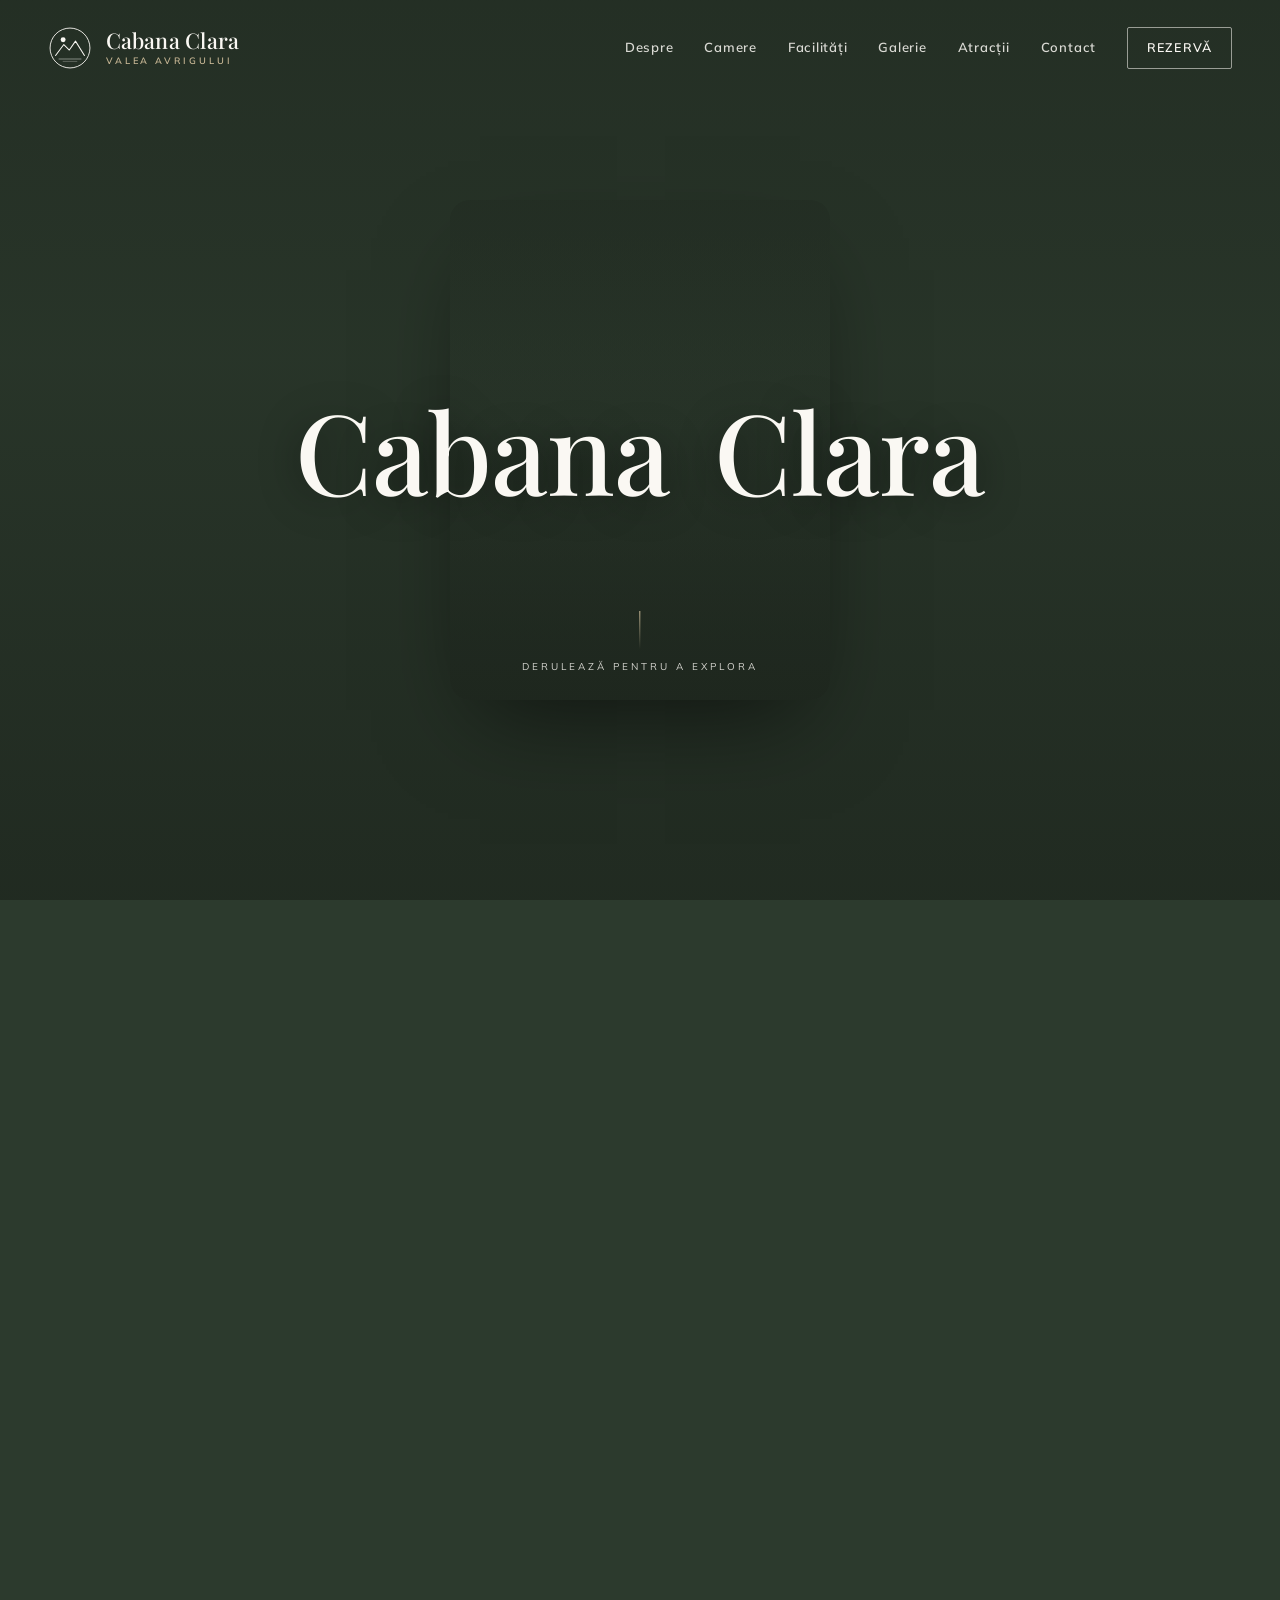
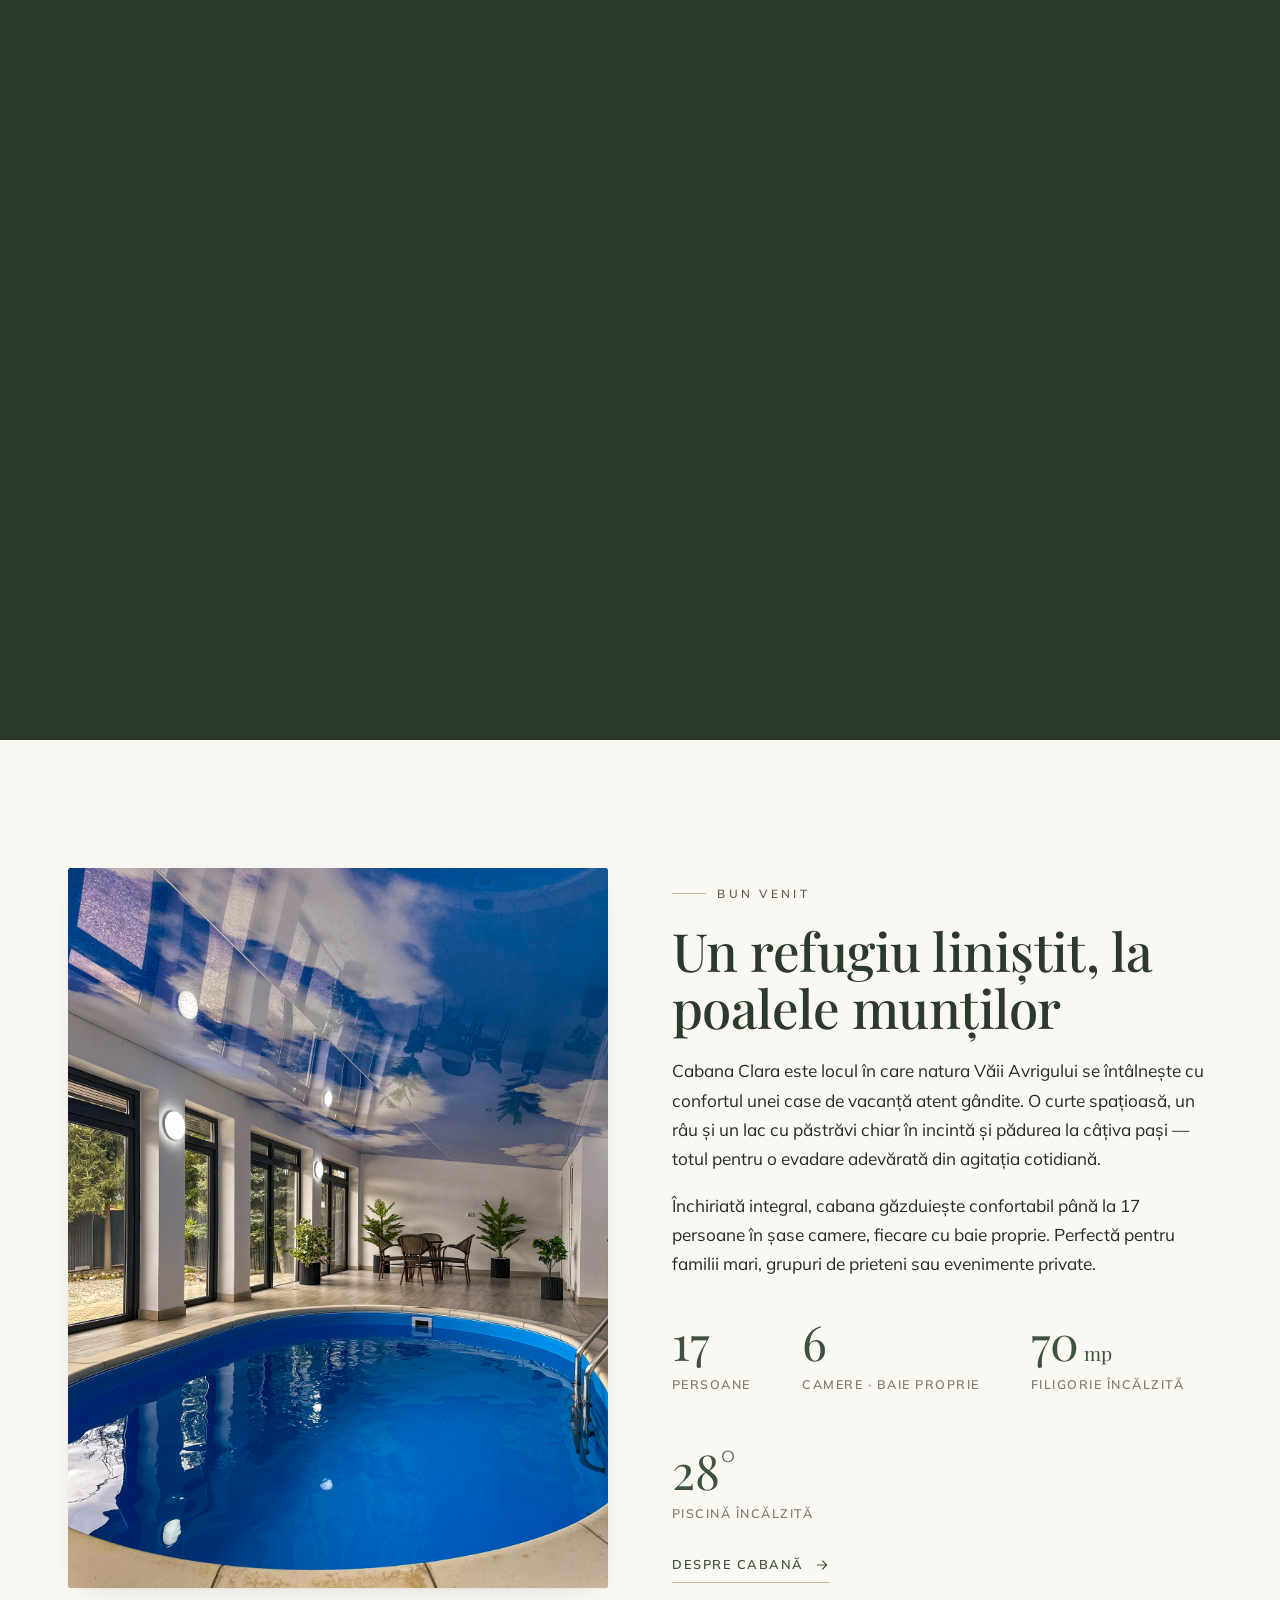
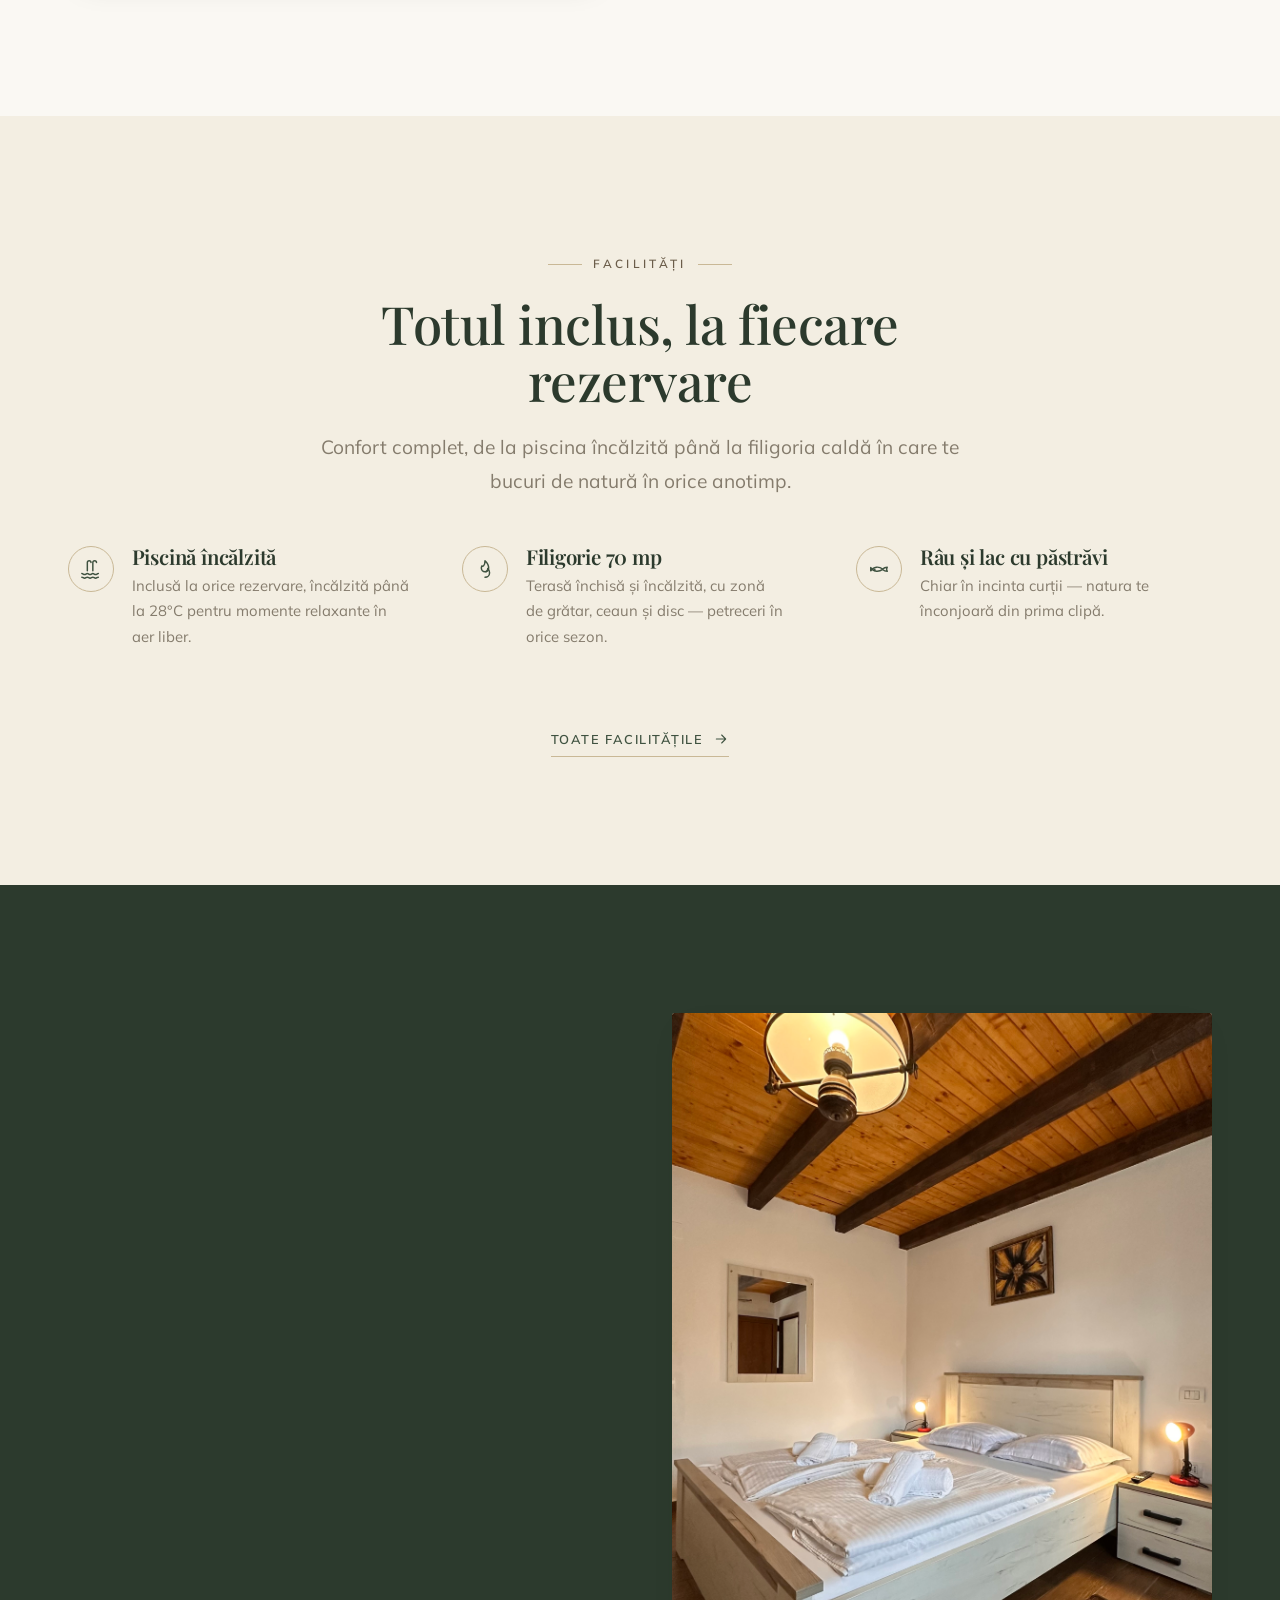
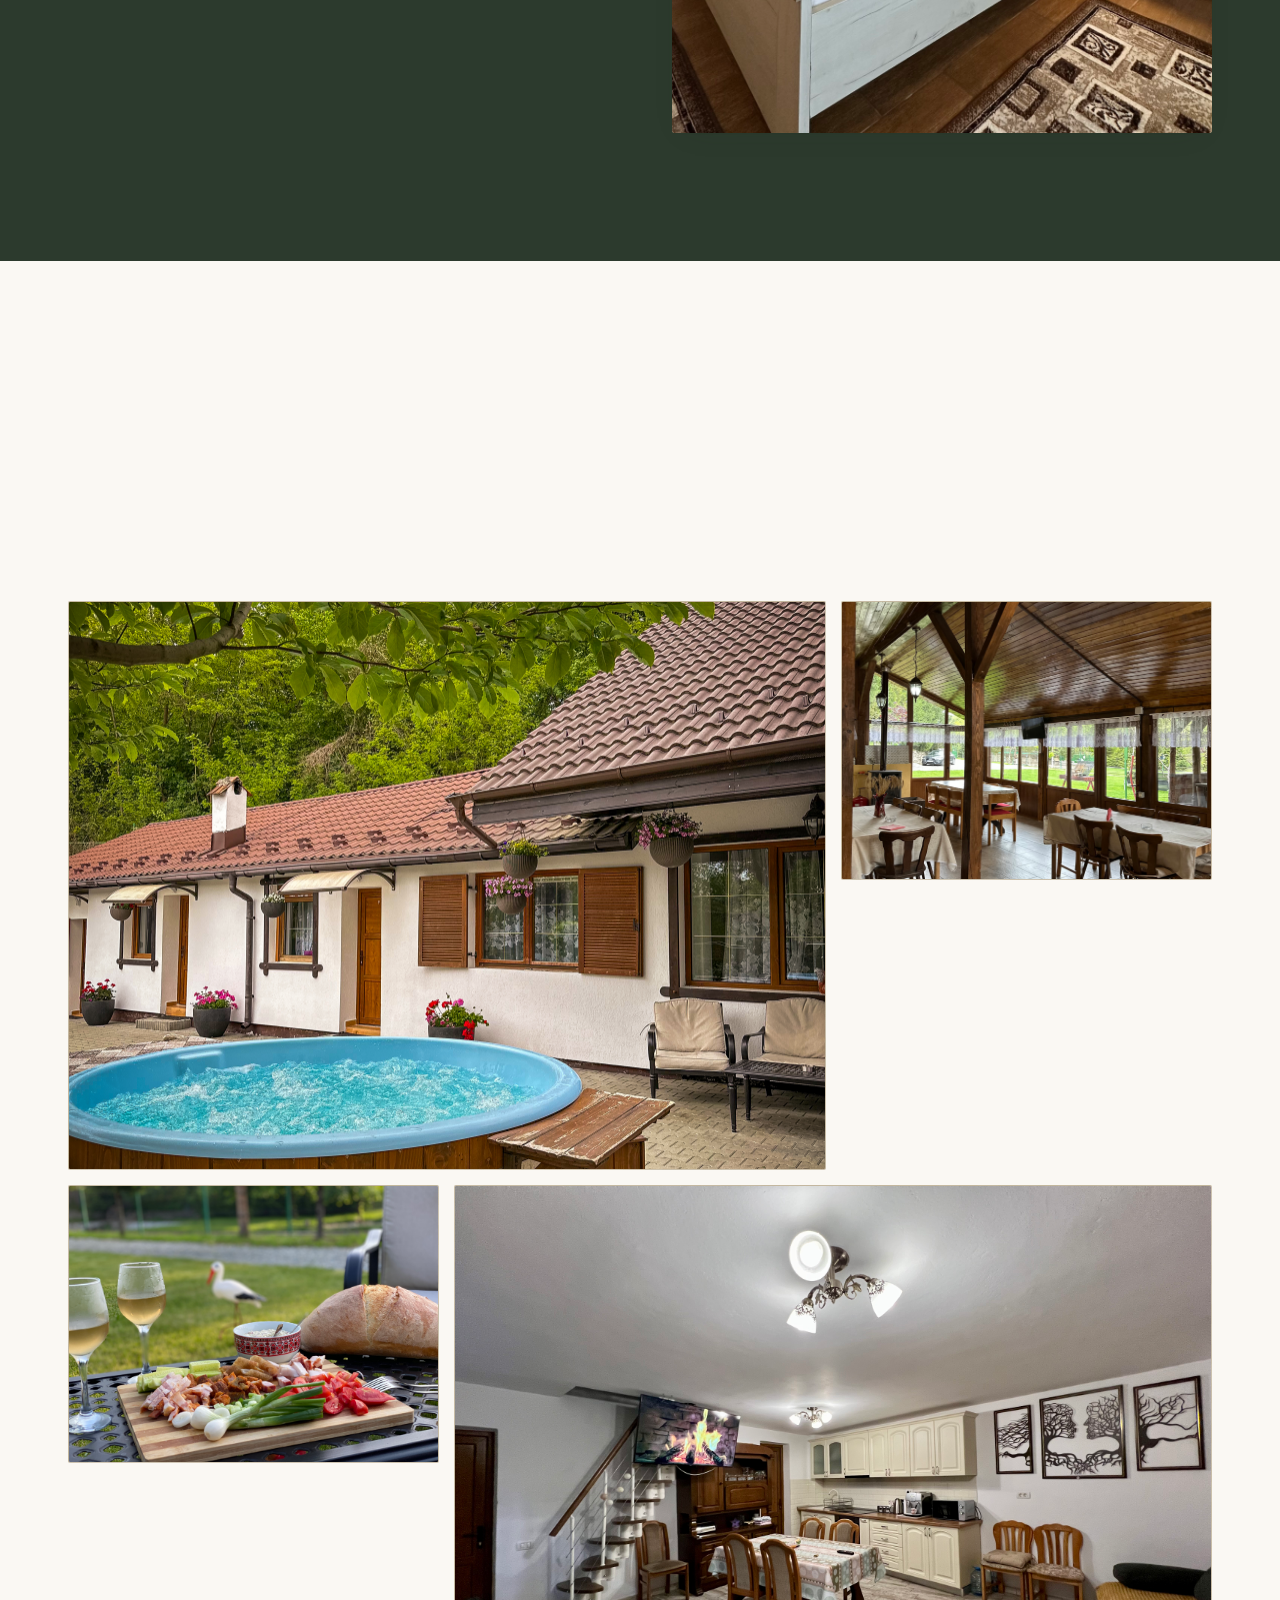
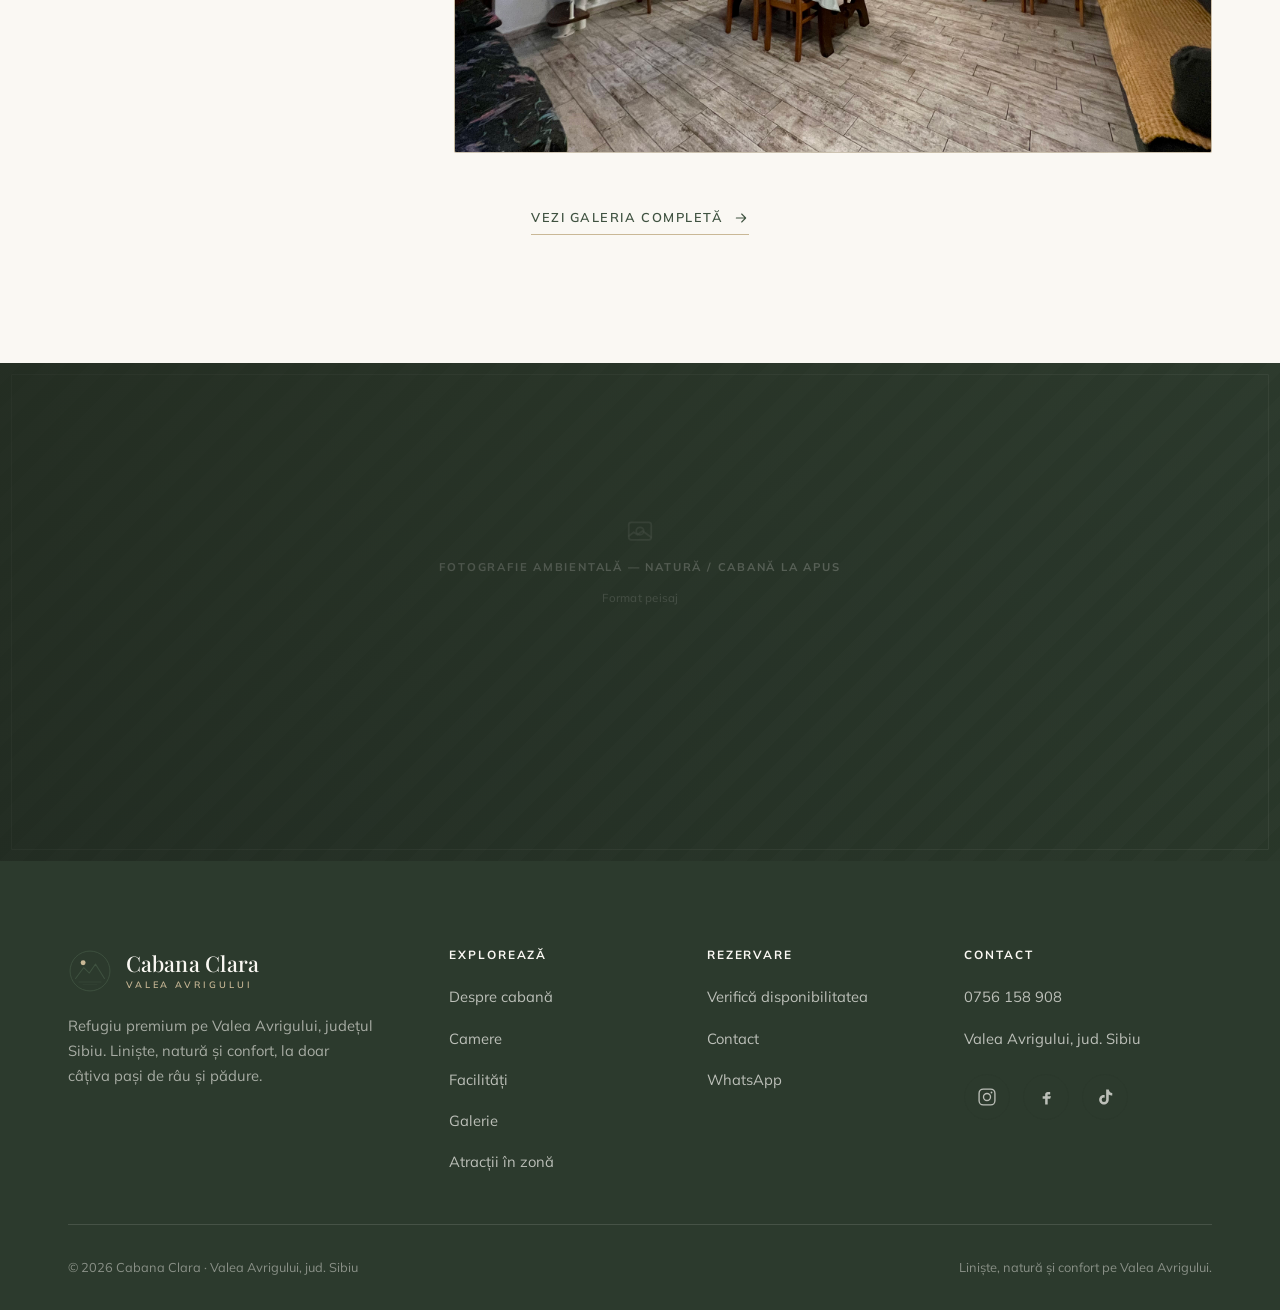
<file: index.html>
<!DOCTYPE html>
<html lang="ro">
<head>
<meta charset="UTF-8">
<meta name="viewport" content="width=device-width, initial-scale=1">
<title>Cabana Clara — cabană de închiriat cu piscină pe Valea Avrigului, Sibiu</title>
<meta name="description" content="Cabană de închiriat pe Valea Avrigului, județul Sibiu. Cazare premium cu piscină încălzită, filigorie închisă, 6 camere cu baie proprie, capacitate 17 persoane. Rezervă online.">
<meta name="robots" content="index, follow">
<link rel="canonical" href="https://cabanaclara.ro/">
<meta name="theme-color" content="#3f5240">
<meta property="og:type" content="website">
<meta property="og:locale" content="ro_RO">
<meta property="og:site_name" content="Cabana Clara">
<meta property="og:title" content="Cabana Clara — cabană de închiriat cu piscină pe Valea Avrigului, Sibiu">
<meta property="og:description" content="Cabană de închiriat pe Valea Avrigului, județul Sibiu. Cazare premium cu piscină încălzită, filigorie închisă, 6 camere cu baie proprie, capacitate 17 persoane. Rezervă online.">
<meta property="og:url" content="https://cabanaclara.ro/">
<meta property="og:image" content="https://cabanaclara.ro/assets/img/og-cover.jpg">
<meta name="twitter:card" content="summary_large_image">
<meta name="twitter:title" content="Cabana Clara — cabană de închiriat cu piscină pe Valea Avrigului, Sibiu">
<meta name="twitter:description" content="Cabană de închiriat pe Valea Avrigului, județul Sibiu. Cazare premium cu piscină încălzită, filigorie închisă, 6 camere cu baie proprie, capacitate 17 persoane. Rezervă online.">
<meta name="twitter:image" content="https://cabanaclara.ro/assets/img/og-cover.jpg">
<link rel="preconnect" href="https://fonts.googleapis.com">
<link rel="preconnect" href="https://fonts.gstatic.com" crossorigin>
<link href="https://fonts.googleapis.com/css2?family=Playfair+Display:ital,wght@0,400;0,500;0,600;1,400;1,500&family=Mulish:wght@300;400;500;600;700&display=swap" rel="stylesheet">
<link rel="stylesheet" href="assets/css/style.css">
<script type="application/ld+json">{"@context":"https://schema.org","@type":"LodgingBusiness","name":"Cabana Clara","description":"Cabană de închiriat pe Valea Avrigului, județul Sibiu — cazare premium cu piscină încălzită, filigorie închisă, 6 camere cu baie proprie, capacitate 17 persoane.","url":"https://cabanaclara.ro/","telephone":"+40756158908","image":"https://cabanaclara.ro/assets/img/og-cover.jpg","priceRange":"1800–2500 RON / noapte","currenciesAccepted":"RON","paymentAccepted":"Cash","numberOfRooms":6,"petsAllowed":true,"smokingAllowed":false,"address":{"@type":"PostalAddress","streetAddress":"Valea Avrigului","addressLocality":"Avrig","addressRegion":"Sibiu","addressCountry":"RO"},"geo":{"@type":"GeoCoordinates","latitude":45.667,"longitude":24.383},"hasMap":"https://maps.app.goo.gl/qgHL7GKw6tgucsxx8","amenityFeature":[{"@type":"LocationFeatureSpecification","name":"Piscină încălzită (până la 28°C)","value":true},{"@type":"LocationFeatureSpecification","name":"Filigorie închisă și încălzită (70 mp)","value":true},{"@type":"LocationFeatureSpecification","name":"Zonă de grătar, ceaun și disc","value":true},{"@type":"LocationFeatureSpecification","name":"Bucătărie complet utilată","value":true},{"@type":"LocationFeatureSpecification","name":"Baie proprie în fiecare cameră","value":true},{"@type":"LocationFeatureSpecification","name":"Smart TV și Wi-Fi","value":true},{"@type":"LocationFeatureSpecification","name":"Parcare privată","value":true},{"@type":"LocationFeatureSpecification","name":"Curte spațioasă cu râu și lac","value":true}],"sameAs":["https://www.instagram.com/cabana_clara/","https://www.facebook.com/p/Cabana-Clara-100093203701021/","https://www.tiktok.com/@cabanaclara2026"]}</script>
</head>
<body data-hero>
<header class="site-header">
  <a class="brand" href="index.html" aria-label="Cabana Clara — acasă">
  <svg class="brand__mark" viewBox="0 0 64 64" fill="none" aria-hidden="true">
  <circle class="mark-stroke" cx="32" cy="32" r="29" stroke="#3f5240" stroke-width="1.3"/>
  <circle class="mark-fill" cx="22" cy="20" r="3.6" fill="#c9b896"/>
  <path class="mark-stroke" d="M11 43 L23 27 L31 35 L40 22 L53 43" stroke="#3f5240" stroke-width="1.5" stroke-linejoin="round" stroke-linecap="round"/>
  <path class="mark-stroke" d="M16 48 H48" stroke="#3f5240" stroke-width="1.2" opacity=".55" stroke-linecap="round"/>
  <path class="mark-stroke" d="M22 51.5 H42" stroke="#3f5240" stroke-width="1.2" opacity=".32" stroke-linecap="round"/>
</svg>
  <span class="brand__text"><span class="brand__name">Cabana Clara</span><span class="brand__sub">Valea Avrigului</span></span>
</a>
  <nav class="nav" id="nav" aria-label="Navigare principală">
      <a class="nav__link" href="despre.html">Despre</a>
      <a class="nav__link" href="camere.html">Camere</a>
      <a class="nav__link" href="facilitati.html">Facilități</a>
      <a class="nav__link" href="galerie.html">Galerie</a>
      <a class="nav__link" href="atractii.html">Atracții</a>
      <a class="nav__link" href="contact.html">Contact</a>
      <a class="nav__cta" href="rezervari.html">Rezervă</a>
  </nav>
  <button class="burger" aria-label="Meniu" aria-expanded="false" aria-controls="nav"><span></span><span></span><span></span></button>
</header>
<main id="main">

<section class="hx" data-hero-expand aria-label="Cabana Clara">
  <div class="hx__sticky">
    <video class="hx__bg" data-vsrc="assets/video/hero.mp4" autoplay muted loop playsinline preload="auto" aria-hidden="true" disablepictureinpicture></video>
    <div class="hx__tint"></div>

    <div class="hx__frame">
      <video class="hx__video" data-vsrc="assets/video/hero.mp4" autoplay muted loop playsinline preload="auto" disablepictureinpicture></video>
      <div class="hx__frame-tint"></div>
      <div class="hx__cue"><span></span>Derulează pentru a explora</div>
    </div>

    <h1 class="hx__title"><span class="hx__w hx__w--l">Cabana</span> <span class="hx__w hx__w--r">Clara</span></h1>

    <div class="hx__content container">
      <span class="eyebrow">Valea Avrigului · Județul Sibiu</span>
      <p class="hero__tag">Liniște, natură și confort pe Valea Avrigului.</p>
      <div class="hero__actions">
        <a class="btn btn--paper btn--lg" href="rezervari.html">Verifică disponibilitatea</a>
        <a class="btn btn--light btn--lg" href="despre.html">Descoperă cabana</a>
      </div>
    </div>
  </div>
</section>

<section class="section">
  <div class="container">
    <div class="split">
      <div class="split__media reveal"><div class="figure"><div class="photo-slot photo-slot--tall">
  <img src="assets/img/piscina.jpeg" alt="Piscină interioară încălzită, cu plafon decorat cu cer senin și acces direct către curte" loading="lazy">
</div></div></div>
      <div class="split__body reveal" data-d="1">
        <span class="eyebrow">Bun venit</span>
        <h2>Un refugiu liniștit, la poalele munților</h2>
        <p>Cabana Clara este locul în care natura Văii Avrigului se întâlnește cu confortul unei case de vacanță atent gândite. O curte spațioasă, un râu și un lac cu păstrăvi chiar în incintă și pădurea la câțiva pași — totul pentru o evadare adevărată din agitația cotidiană.</p>
        <p>Închiriată integral, cabana găzduiește confortabil până la 17 persoane în șase camere, fiecare cu baie proprie. Perfectă pentru familii mari, grupuri de prieteni sau evenimente private.</p>
        <div class="stats">
          <div class="stat"><div class="stat__num">17</div><div class="stat__label">Persoane</div></div>
          <div class="stat"><div class="stat__num">6</div><div class="stat__label">Camere · baie proprie</div></div>
          <div class="stat"><div class="stat__num">70<span style="font-size:1.2rem"> mp</span></div><div class="stat__label">Filigorie încălzită</div></div>
          <div class="stat"><div class="stat__num">28°</div><div class="stat__label">Piscină încălzită</div></div>
        </div>
        <div class="mt-md"><a class="link-arrow" href="despre.html">Despre cabană <svg viewBox="0 0 24 24" fill="none" stroke="currentColor" stroke-width="1.6" stroke-linecap="round" stroke-linejoin="round"><path d="M5 12h14M13 6l6 6-6 6"/></svg></a></div>
      </div>
    </div>
  </div>
</section>

<section class="section section--cream">
  <div class="container">
    <div class="section-head section-head--center reveal">
      <span class="eyebrow eyebrow--center">Facilități</span>
      <h2>Totul inclus, la fiecare rezervare</h2>
      <p class="lede">Confort complet, de la piscina încălzită până la filigoria caldă în care te bucuri de natură în orice anotimp.</p>
    </div>
    <div class="grid cols-3 mt-lg">
      <div class="reveal"><div class="feature" style="border:none;padding-top:0"><div class="feature__ic"><svg viewBox="0 0 24 24" fill="none" stroke="currentColor" stroke-width="1.6" stroke-linecap="round" stroke-linejoin="round"><path d="M2 17c1.5 0 1.5 1 3 1s1.5-1 3-1 1.5 1 3 1 1.5-1 3-1 1.5 1 3 1 1.5-1 3-1"/><path d="M2 21c1.5 0 1.5 1 3 1s1.5-1 3-1 1.5 1 3 1 1.5-1 3-1 1.5 1 3 1 1.5-1 3-1"/><path d="M8 14V5a2 2 0 0 1 4 0M14 14V5a2 2 0 0 1 4 0"/></svg></div><div><h4>Piscină încălzită</h4><p>Inclusă la orice rezervare, încălzită până la 28°C pentru momente relaxante în aer liber.</p></div></div></div>
      <div class="reveal" data-d="1"><div class="feature" style="border:none;padding-top:0"><div class="feature__ic"><svg viewBox="0 0 24 24" fill="none" stroke="currentColor" stroke-width="1.6" stroke-linecap="round" stroke-linejoin="round"><path d="M12 3s4 3.5 4 8a4 4 0 0 1-8 0c0-1 .3-1.8.7-2.5C9 10 12 9 12 3z"/><path d="M12 21a5 5 0 0 0 5-5c0-2-1-3.5-2-4.5.2 2-1 3-2 3.5"/></svg></div><div><h4>Filigorie 70 mp</h4><p>Terasă închisă și încălzită, cu zonă de grătar, ceaun și disc — petreceri în orice sezon.</p></div></div></div>
      <div class="reveal" data-d="2"><div class="feature" style="border:none;padding-top:0"><div class="feature__ic"><svg viewBox="0 0 24 24" fill="none" stroke="currentColor" stroke-width="1.6" stroke-linecap="round" stroke-linejoin="round"><path d="M3 14c3-5 9-5 13-2 1.5-1.5 3-2 5-2-1 1.5-1 3 0 4.5-2 0-3.5-.5-5-2-4 3-10 3-13-2z"/><circle cx="7" cy="13" r=".6" fill="currentColor"/></svg></div><div><h4>Râu și lac cu păstrăvi</h4><p>Chiar în incinta curții — natura te înconjoară din prima clipă.</p></div></div></div>
    </div>
    <div class="center mt-lg"><a class="link-arrow" href="facilitati.html">Toate facilitățile <svg viewBox="0 0 24 24" fill="none" stroke="currentColor" stroke-width="1.6" stroke-linecap="round" stroke-linejoin="round"><path d="M5 12h14M13 6l6 6-6 6"/></svg></a></div>
  </div>
</section>

<section class="section section--forest">
  <div class="container">
    <div class="split split--reverse">
      <div class="split__media reveal"><div class="figure"><div class="photo-slot photo-slot--tall">
  <img src="assets/img/camera-4.jpeg" alt="Cameră cu pat matrimonial, tavan din lemn cu grinzi aparente și lămpi calde de noptieră" loading="lazy">
</div></div></div>
      <div class="split__body reveal" data-d="1">
        <span class="eyebrow">Camere</span>
        <h2>Șase camere, fiecare cu baie proprie</h2>
        <p>De la camere intime pentru două persoane până la camere familiale cu canapea extensibilă, fiecare spațiu este gândit pentru un somn odihnitor. Smart TV și Wi-Fi în fiecare cameră.</p>
        <div class="mt-md"><a class="link-arrow" href="camere.html">Vezi camerele <svg viewBox="0 0 24 24" fill="none" stroke="currentColor" stroke-width="1.6" stroke-linecap="round" stroke-linejoin="round"><path d="M5 12h14M13 6l6 6-6 6"/></svg></a></div>
      </div>
    </div>
  </div>
</section>

<section class="section">
  <div class="container">
    <div class="section-head section-head--center reveal">
      <span class="eyebrow eyebrow--center">Galerie</span>
      <h2>Un loc pe care vei vrea să-l fotografiezi</h2>
    </div>
    <div class="gallery mt-lg reveal" data-d="1">
      <div class="g--w"><div class="photo-slot">
  <img src="assets/img/ciubar.jpeg" alt="Ciubăr exterior" loading="lazy">
</div></div>
      <div class="g"><div class="photo-slot">
  <img src="assets/img/filigorie.jpeg" alt="Filigorie închisă cu tavan din lemn, mese și ferestre cu vedere spre curte" loading="lazy">
</div></div>
      <div class="g"><div class="photo-slot">
  <img src="assets/img/curte-natura.jpg" alt="Platou rustic cu slănină, ouă, ceapă verde, roșii și pâine, servit afară în curtea cabanei" loading="lazy">
</div></div>
      <div class="g--w"><div class="photo-slot">
  <img src="assets/img/living.jpg" alt="Living deschis cu bucătărie integrată, masă pentru servit, Smart TV și scară spre etaj" loading="lazy">
</div></div>
    </div>
    <div class="center mt-lg"><a class="link-arrow" href="galerie.html">Vezi galeria completă <svg viewBox="0 0 24 24" fill="none" stroke="currentColor" stroke-width="1.6" stroke-linecap="round" stroke-linejoin="round"><path d="M5 12h14M13 6l6 6-6 6"/></svg></a></div>
  </div>
</section>

<section class="cta-band">
  <div class="photo-slot photo-slot--hero" role="img" aria-label="Fotografie ambientală — natură / cabană la apus">
  <svg class="photo-slot__icon" viewBox="0 0 24 24" fill="none" stroke="currentColor" stroke-width="1.4" stroke-linecap="round" stroke-linejoin="round"><rect x="3" y="5" width="18" height="14" rx="2"/><circle cx="12" cy="12" r="3"/><path d="M3 16l4-3 3 2 4-3 7 5"/></svg>
  <span class="photo-slot__label">Fotografie ambientală — natură / cabană la apus</span><span class="photo-slot__hint">Format peisaj</span>
</div>
  <div class="cta-band__overlay"></div>
  <div class="container cta-band__inner reveal">
    <span class="eyebrow eyebrow--center">Rezervă acum</span>
    <h2>Escapada ta pe Valea Avrigului te așteaptă</h2>
    <p class="lede">Verifică disponibilitatea pentru cabana integrală și primește prețul total calculat instant.</p>
    <div class="hero__actions" style="justify-content:center">
      <a class="btn btn--paper btn--lg" href="rezervari.html">Rezervă cabana</a>
      <a class="btn btn--light btn--lg" href="contact.html">Contactează-ne</a>
    </div>
  </div>
</section>
</main>
<footer class="site-footer">
  <div class="container">
    <div class="footer-grid">
      <div class="footer-brand">
        <div class="brand">
  <svg class="brand__mark" viewBox="0 0 64 64" fill="none" aria-hidden="true">
  <circle class="mark-stroke" cx="32" cy="32" r="29" stroke="#3f5240" stroke-width="1.3"/>
  <circle class="mark-fill" cx="22" cy="20" r="3.6" fill="#c9b896"/>
  <path class="mark-stroke" d="M11 43 L23 27 L31 35 L40 22 L53 43" stroke="#3f5240" stroke-width="1.5" stroke-linejoin="round" stroke-linecap="round"/>
  <path class="mark-stroke" d="M16 48 H48" stroke="#3f5240" stroke-width="1.2" opacity=".55" stroke-linecap="round"/>
  <path class="mark-stroke" d="M22 51.5 H42" stroke="#3f5240" stroke-width="1.2" opacity=".32" stroke-linecap="round"/>
</svg>
  <span class="brand__text"><span class="brand__name">Cabana Clara</span><span class="brand__sub">Valea Avrigului</span></span>
</div>
        <p>Refugiu premium pe Valea Avrigului, județul Sibiu. Liniște, natură și confort, la doar câțiva pași de râu și pădure.</p>
      </div>
      <div class="footer-col">
        <h4>Explorează</h4>
        <ul>
          <li><a href="despre.html">Despre cabană</a></li>
          <li><a href="camere.html">Camere</a></li>
          <li><a href="facilitati.html">Facilități</a></li>
          <li><a href="galerie.html">Galerie</a></li>
          <li><a href="atractii.html">Atracții în zonă</a></li>
        </ul>
      </div>
      <div class="footer-col">
        <h4>Rezervare</h4>
        <ul>
          <li><a href="rezervari.html">Verifică disponibilitatea</a></li>
          <li><a href="contact.html">Contact</a></li>
          <li><a href="https://wa.me/40756158908" target="_blank" rel="noopener">WhatsApp</a></li>
        </ul>
      </div>
      <div class="footer-col">
        <h4>Contact</h4>
        <ul>
          <li><a href="tel:+40756158908">0756 158 908</a></li>
          <li><a href="https://maps.app.goo.gl/qgHL7GKw6tgucsxx8" target="_blank" rel="noopener">Valea Avrigului, jud. Sibiu</a></li>
        </ul>
        <div class="socials" style="margin-top:1.4rem">
          <a href="https://www.instagram.com/cabana_clara/" target="_blank" rel="noopener" aria-label="Instagram"><svg viewBox="0 0 24 24" fill="none" stroke="currentColor" stroke-width="1.6"><rect x="2.5" y="2.5" width="19" height="19" rx="5"/><circle cx="12" cy="12" r="4.2"/><circle cx="17.4" cy="6.6" r="1.1" fill="currentColor" stroke="none"/></svg></a>
          <a href="https://www.facebook.com/p/Cabana-Clara-100093203701021/" target="_blank" rel="noopener" aria-label="Facebook"><svg viewBox="0 0 24 24" fill="currentColor"><path d="M14 9h3V6h-3c-1.66 0-3 1.34-3 3v2H8v3h3v7h3v-7h3l1-3h-4V9z"/></svg></a>
          <a href="https://www.tiktok.com/@cabanaclara2026" target="_blank" rel="noopener" aria-label="TikTok"><svg viewBox="0 0 24 24" fill="currentColor"><path d="M16.5 3c.4 2.3 1.9 4 4.2 4.3v3c-1.6 0-3.1-.5-4.2-1.3v6.3c0 3.2-2.6 5.7-5.7 5.7S5 18.5 5 15.3s2.6-5.7 5.7-5.7c.3 0 .6 0 .9.06v3.1a2.7 2.7 0 0 0-.9-.16 2.7 2.7 0 1 0 2.7 2.7V3h3.1z"/></svg></a>
        </div>
      </div>
    </div>
    <div class="footer-bottom">
      <span>© <span id="year">2026</span> Cabana Clara · Valea Avrigului, jud. Sibiu</span>
      <span>Liniște, natură și confort pe Valea Avrigului.</span>
    </div>
  </div>
</footer>

<script src="assets/js/main.js"></script>

</body>
</html>
</file>
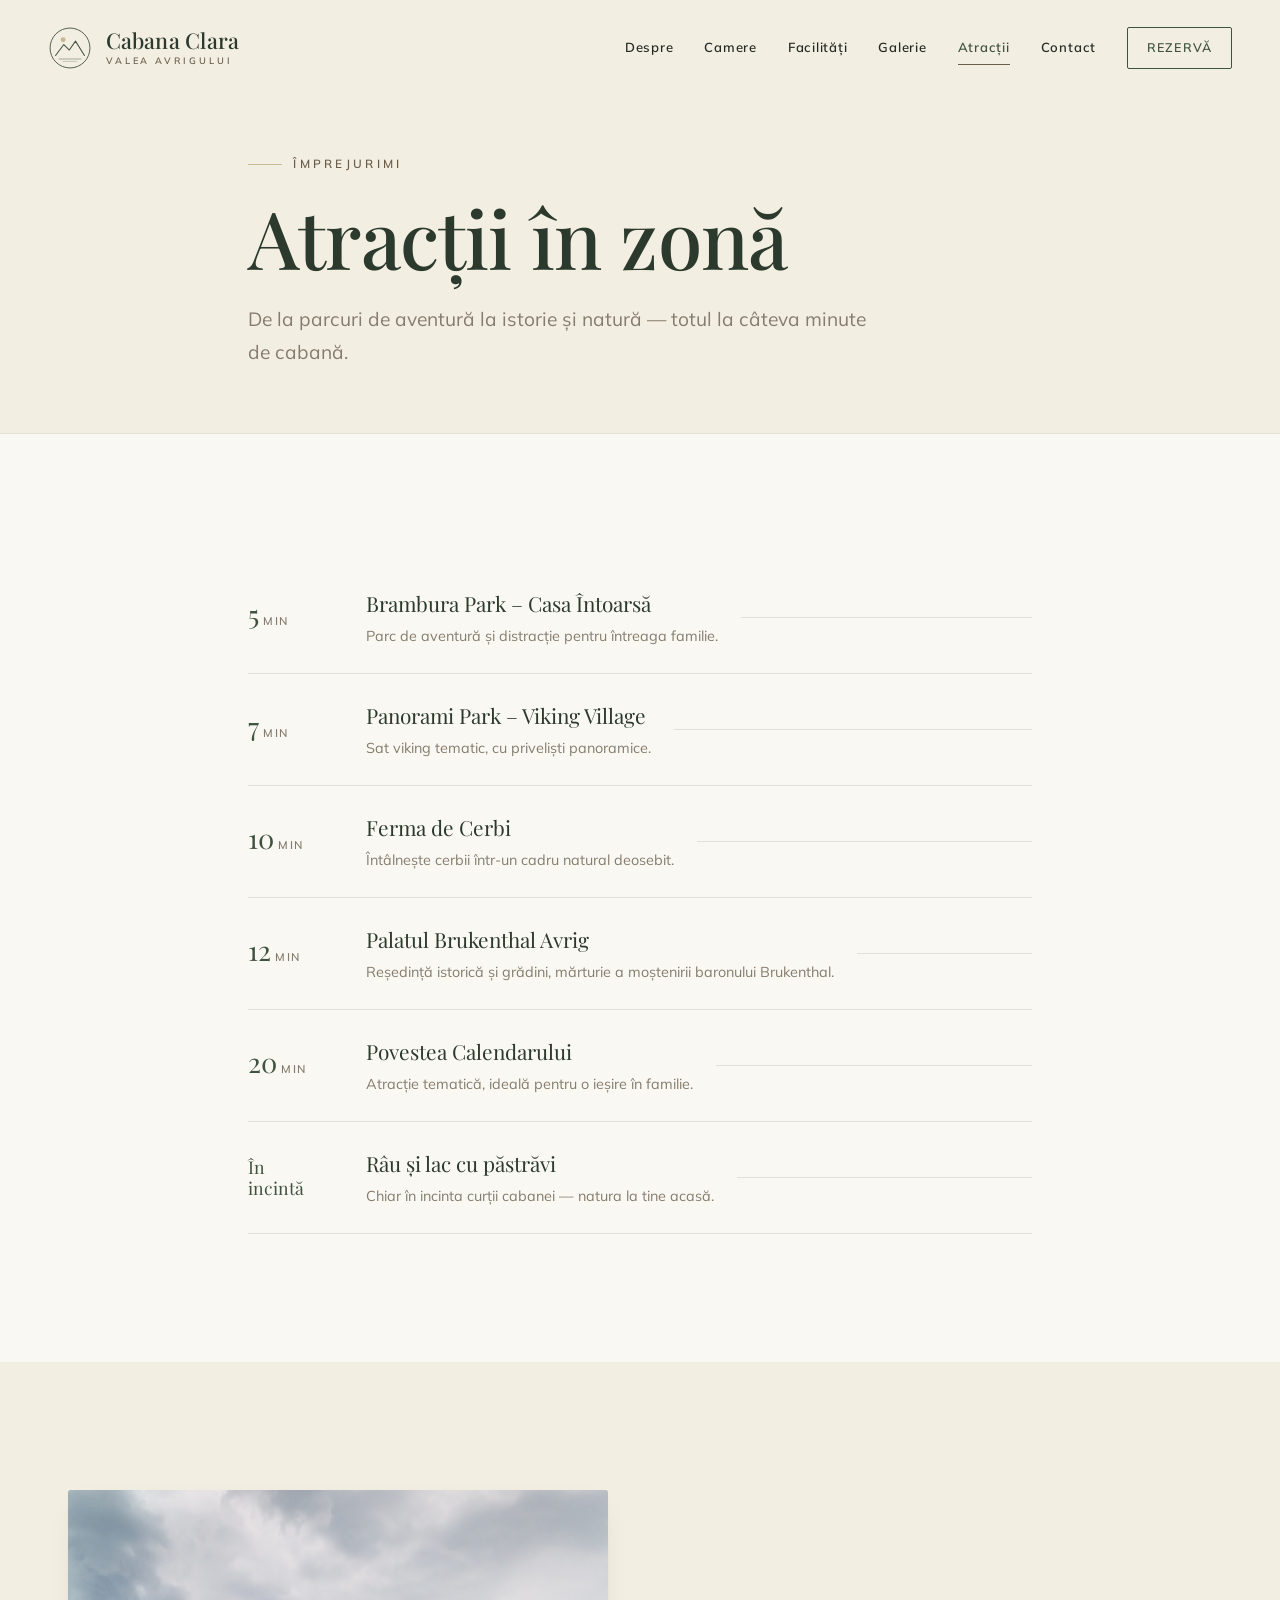
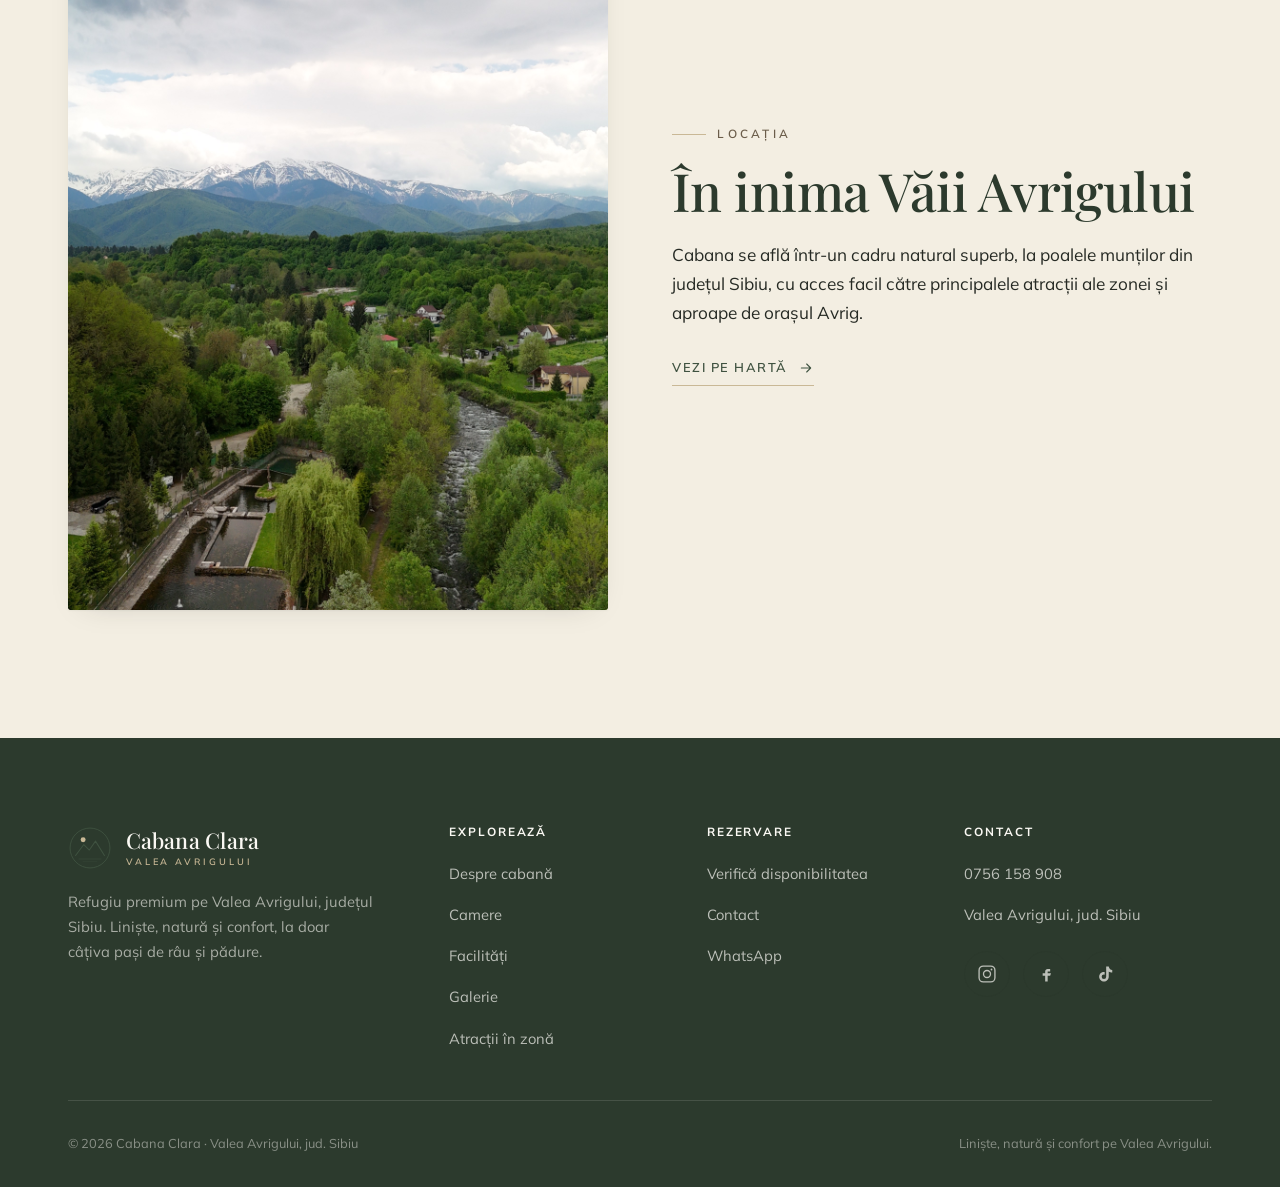
<file: atractii.html>
<!DOCTYPE html>
<html lang="ro">
<head>
<meta charset="UTF-8">
<meta name="viewport" content="width=device-width, initial-scale=1">
<title>Atracții în zonă — Cabana Clara, Valea Avrigului | Avrig, Sibiu</title>
<meta name="description" content="Atracții lângă Cabana Clara, Valea Avrigului: Brambura Park, Panorami Park – Viking Village, Ferma de Cerbi, Palatul Brukenthal Avrig și râu cu păstrăvi în incintă.">
<meta name="robots" content="index, follow">
<link rel="canonical" href="https://cabanaclara.ro/atractii.html">
<meta name="theme-color" content="#3f5240">
<meta property="og:type" content="website">
<meta property="og:locale" content="ro_RO">
<meta property="og:site_name" content="Cabana Clara">
<meta property="og:title" content="Atracții în zonă — Cabana Clara, Valea Avrigului | Avrig, Sibiu">
<meta property="og:description" content="Atracții lângă Cabana Clara, Valea Avrigului: Brambura Park, Panorami Park – Viking Village, Ferma de Cerbi, Palatul Brukenthal Avrig și râu cu păstrăvi în incintă.">
<meta property="og:url" content="https://cabanaclara.ro/atractii.html">
<meta property="og:image" content="https://cabanaclara.ro/assets/img/og-cover.jpg">
<meta name="twitter:card" content="summary_large_image">
<meta name="twitter:title" content="Atracții în zonă — Cabana Clara, Valea Avrigului | Avrig, Sibiu">
<meta name="twitter:description" content="Atracții lângă Cabana Clara, Valea Avrigului: Brambura Park, Panorami Park – Viking Village, Ferma de Cerbi, Palatul Brukenthal Avrig și râu cu păstrăvi în incintă.">
<meta name="twitter:image" content="https://cabanaclara.ro/assets/img/og-cover.jpg">
<link rel="preconnect" href="https://fonts.googleapis.com">
<link rel="preconnect" href="https://fonts.gstatic.com" crossorigin>
<link href="https://fonts.googleapis.com/css2?family=Playfair+Display:ital,wght@0,400;0,500;0,600;1,400;1,500&family=Mulish:wght@300;400;500;600;700&display=swap" rel="stylesheet">
<link rel="stylesheet" href="assets/css/style.css">

</head>
<body>
<header class="site-header">
  <a class="brand" href="index.html" aria-label="Cabana Clara — acasă">
  <svg class="brand__mark" viewBox="0 0 64 64" fill="none" aria-hidden="true">
  <circle class="mark-stroke" cx="32" cy="32" r="29" stroke="#3f5240" stroke-width="1.3"/>
  <circle class="mark-fill" cx="22" cy="20" r="3.6" fill="#c9b896"/>
  <path class="mark-stroke" d="M11 43 L23 27 L31 35 L40 22 L53 43" stroke="#3f5240" stroke-width="1.5" stroke-linejoin="round" stroke-linecap="round"/>
  <path class="mark-stroke" d="M16 48 H48" stroke="#3f5240" stroke-width="1.2" opacity=".55" stroke-linecap="round"/>
  <path class="mark-stroke" d="M22 51.5 H42" stroke="#3f5240" stroke-width="1.2" opacity=".32" stroke-linecap="round"/>
</svg>
  <span class="brand__text"><span class="brand__name">Cabana Clara</span><span class="brand__sub">Valea Avrigului</span></span>
</a>
  <nav class="nav" id="nav" aria-label="Navigare principală">
      <a class="nav__link" href="despre.html">Despre</a>
      <a class="nav__link" href="camere.html">Camere</a>
      <a class="nav__link" href="facilitati.html">Facilități</a>
      <a class="nav__link" href="galerie.html">Galerie</a>
      <a class="nav__link is-active" href="atractii.html">Atracții</a>
      <a class="nav__link" href="contact.html">Contact</a>
      <a class="nav__cta" href="rezervari.html">Rezervă</a>
  </nav>
  <button class="burger" aria-label="Meniu" aria-expanded="false" aria-controls="nav"><span></span><span></span><span></span></button>
</header>
<main id="main">

<section class="page-hero">
  <div class="container container--narrow">
    <span class="eyebrow">Împrejurimi</span>
    <h1>Atracții în zonă</h1>
    <p class="lede">De la parcuri de aventură la istorie și natură — totul la câteva minute de cabană.</p>
  </div>
</section>
<section class="section">
  <div class="container container--narrow">
    <div class="attr reveal">
  <div class="attr__dist"><span class="attr__time">5</span> <span class="attr__unit">min</span></div>
  <div><div class="attr__name">Brambura Park – Casa Întoarsă</div><div class="attr__note">Parc de aventură și distracție pentru întreaga familie.</div></div>
  <div class="attr__line"></div>
</div>
<div class="attr reveal">
  <div class="attr__dist"><span class="attr__time">7</span> <span class="attr__unit">min</span></div>
  <div><div class="attr__name">Panorami Park – Viking Village</div><div class="attr__note">Sat viking tematic, cu priveliști panoramice.</div></div>
  <div class="attr__line"></div>
</div>
<div class="attr reveal">
  <div class="attr__dist"><span class="attr__time">10</span> <span class="attr__unit">min</span></div>
  <div><div class="attr__name">Ferma de Cerbi</div><div class="attr__note">Întâlnește cerbii într-un cadru natural deosebit.</div></div>
  <div class="attr__line"></div>
</div>
<div class="attr reveal">
  <div class="attr__dist"><span class="attr__time">12</span> <span class="attr__unit">min</span></div>
  <div><div class="attr__name">Palatul Brukenthal Avrig</div><div class="attr__note">Reședință istorică și grădini, mărturie a moștenirii baronului Brukenthal.</div></div>
  <div class="attr__line"></div>
</div>
<div class="attr reveal">
  <div class="attr__dist"><span class="attr__time">20</span> <span class="attr__unit">min</span></div>
  <div><div class="attr__name">Povestea Calendarului</div><div class="attr__note">Atracție tematică, ideală pentru o ieșire în familie.</div></div>
  <div class="attr__line"></div>
</div>
<div class="attr reveal">
  <div class="attr__dist"><div class="attr__time" style="font-size:1.1rem;line-height:1.2">În<br>incintă</div></div>
  <div><div class="attr__name">Râu și lac cu păstrăvi</div><div class="attr__note">Chiar în incinta curții cabanei — natura la tine acasă.</div></div>
  <div class="attr__line"></div>
</div>
  </div>
</section>
<section class="section section--cream">
  <div class="container">
    <div class="split">
      <div class="split__media reveal"><div class="figure"><div class="photo-slot photo-slot--tall">
  <img src="assets/img/peisaj-valea-avrigului.jpeg" alt="Vedere panoramică spre Valea Avrigului, cu munții Făgăraș înzăpeziți și râul șerpuind prin pădure" loading="lazy">
</div></div></div>
      <div class="split__body reveal" data-d="1">
        <span class="eyebrow">Locația</span>
        <h2>În inima Văii Avrigului</h2>
        <p>Cabana se află într-un cadru natural superb, la poalele munților din județul Sibiu, cu acces facil către principalele atracții ale zonei și aproape de orașul Avrig.</p>
        <div class="mt-md"><a class="link-arrow" href="contact.html">Vezi pe hartă <svg viewBox="0 0 24 24" fill="none" stroke="currentColor" stroke-width="1.6" stroke-linecap="round" stroke-linejoin="round"><path d="M5 12h14M13 6l6 6-6 6"/></svg></a></div>
      </div>
    </div>
  </div>
</section>
</main>
<footer class="site-footer">
  <div class="container">
    <div class="footer-grid">
      <div class="footer-brand">
        <div class="brand">
  <svg class="brand__mark" viewBox="0 0 64 64" fill="none" aria-hidden="true">
  <circle class="mark-stroke" cx="32" cy="32" r="29" stroke="#3f5240" stroke-width="1.3"/>
  <circle class="mark-fill" cx="22" cy="20" r="3.6" fill="#c9b896"/>
  <path class="mark-stroke" d="M11 43 L23 27 L31 35 L40 22 L53 43" stroke="#3f5240" stroke-width="1.5" stroke-linejoin="round" stroke-linecap="round"/>
  <path class="mark-stroke" d="M16 48 H48" stroke="#3f5240" stroke-width="1.2" opacity=".55" stroke-linecap="round"/>
  <path class="mark-stroke" d="M22 51.5 H42" stroke="#3f5240" stroke-width="1.2" opacity=".32" stroke-linecap="round"/>
</svg>
  <span class="brand__text"><span class="brand__name">Cabana Clara</span><span class="brand__sub">Valea Avrigului</span></span>
</div>
        <p>Refugiu premium pe Valea Avrigului, județul Sibiu. Liniște, natură și confort, la doar câțiva pași de râu și pădure.</p>
      </div>
      <div class="footer-col">
        <h4>Explorează</h4>
        <ul>
          <li><a href="despre.html">Despre cabană</a></li>
          <li><a href="camere.html">Camere</a></li>
          <li><a href="facilitati.html">Facilități</a></li>
          <li><a href="galerie.html">Galerie</a></li>
          <li><a href="atractii.html">Atracții în zonă</a></li>
        </ul>
      </div>
      <div class="footer-col">
        <h4>Rezervare</h4>
        <ul>
          <li><a href="rezervari.html">Verifică disponibilitatea</a></li>
          <li><a href="contact.html">Contact</a></li>
          <li><a href="https://wa.me/40756158908" target="_blank" rel="noopener">WhatsApp</a></li>
        </ul>
      </div>
      <div class="footer-col">
        <h4>Contact</h4>
        <ul>
          <li><a href="tel:+40756158908">0756 158 908</a></li>
          <li><a href="https://maps.app.goo.gl/qgHL7GKw6tgucsxx8" target="_blank" rel="noopener">Valea Avrigului, jud. Sibiu</a></li>
        </ul>
        <div class="socials" style="margin-top:1.4rem">
          <a href="https://www.instagram.com/cabana_clara/" target="_blank" rel="noopener" aria-label="Instagram"><svg viewBox="0 0 24 24" fill="none" stroke="currentColor" stroke-width="1.6"><rect x="2.5" y="2.5" width="19" height="19" rx="5"/><circle cx="12" cy="12" r="4.2"/><circle cx="17.4" cy="6.6" r="1.1" fill="currentColor" stroke="none"/></svg></a>
          <a href="https://www.facebook.com/p/Cabana-Clara-100093203701021/" target="_blank" rel="noopener" aria-label="Facebook"><svg viewBox="0 0 24 24" fill="currentColor"><path d="M14 9h3V6h-3c-1.66 0-3 1.34-3 3v2H8v3h3v7h3v-7h3l1-3h-4V9z"/></svg></a>
          <a href="https://www.tiktok.com/@cabanaclara2026" target="_blank" rel="noopener" aria-label="TikTok"><svg viewBox="0 0 24 24" fill="currentColor"><path d="M16.5 3c.4 2.3 1.9 4 4.2 4.3v3c-1.6 0-3.1-.5-4.2-1.3v6.3c0 3.2-2.6 5.7-5.7 5.7S5 18.5 5 15.3s2.6-5.7 5.7-5.7c.3 0 .6 0 .9.06v3.1a2.7 2.7 0 0 0-.9-.16 2.7 2.7 0 1 0 2.7 2.7V3h3.1z"/></svg></a>
        </div>
      </div>
    </div>
    <div class="footer-bottom">
      <span>© <span id="year">2026</span> Cabana Clara · Valea Avrigului, jud. Sibiu</span>
      <span>Liniște, natură și confort pe Valea Avrigului.</span>
    </div>
  </div>
</footer>

<script src="assets/js/main.js"></script>

</body>
</html>
</file>
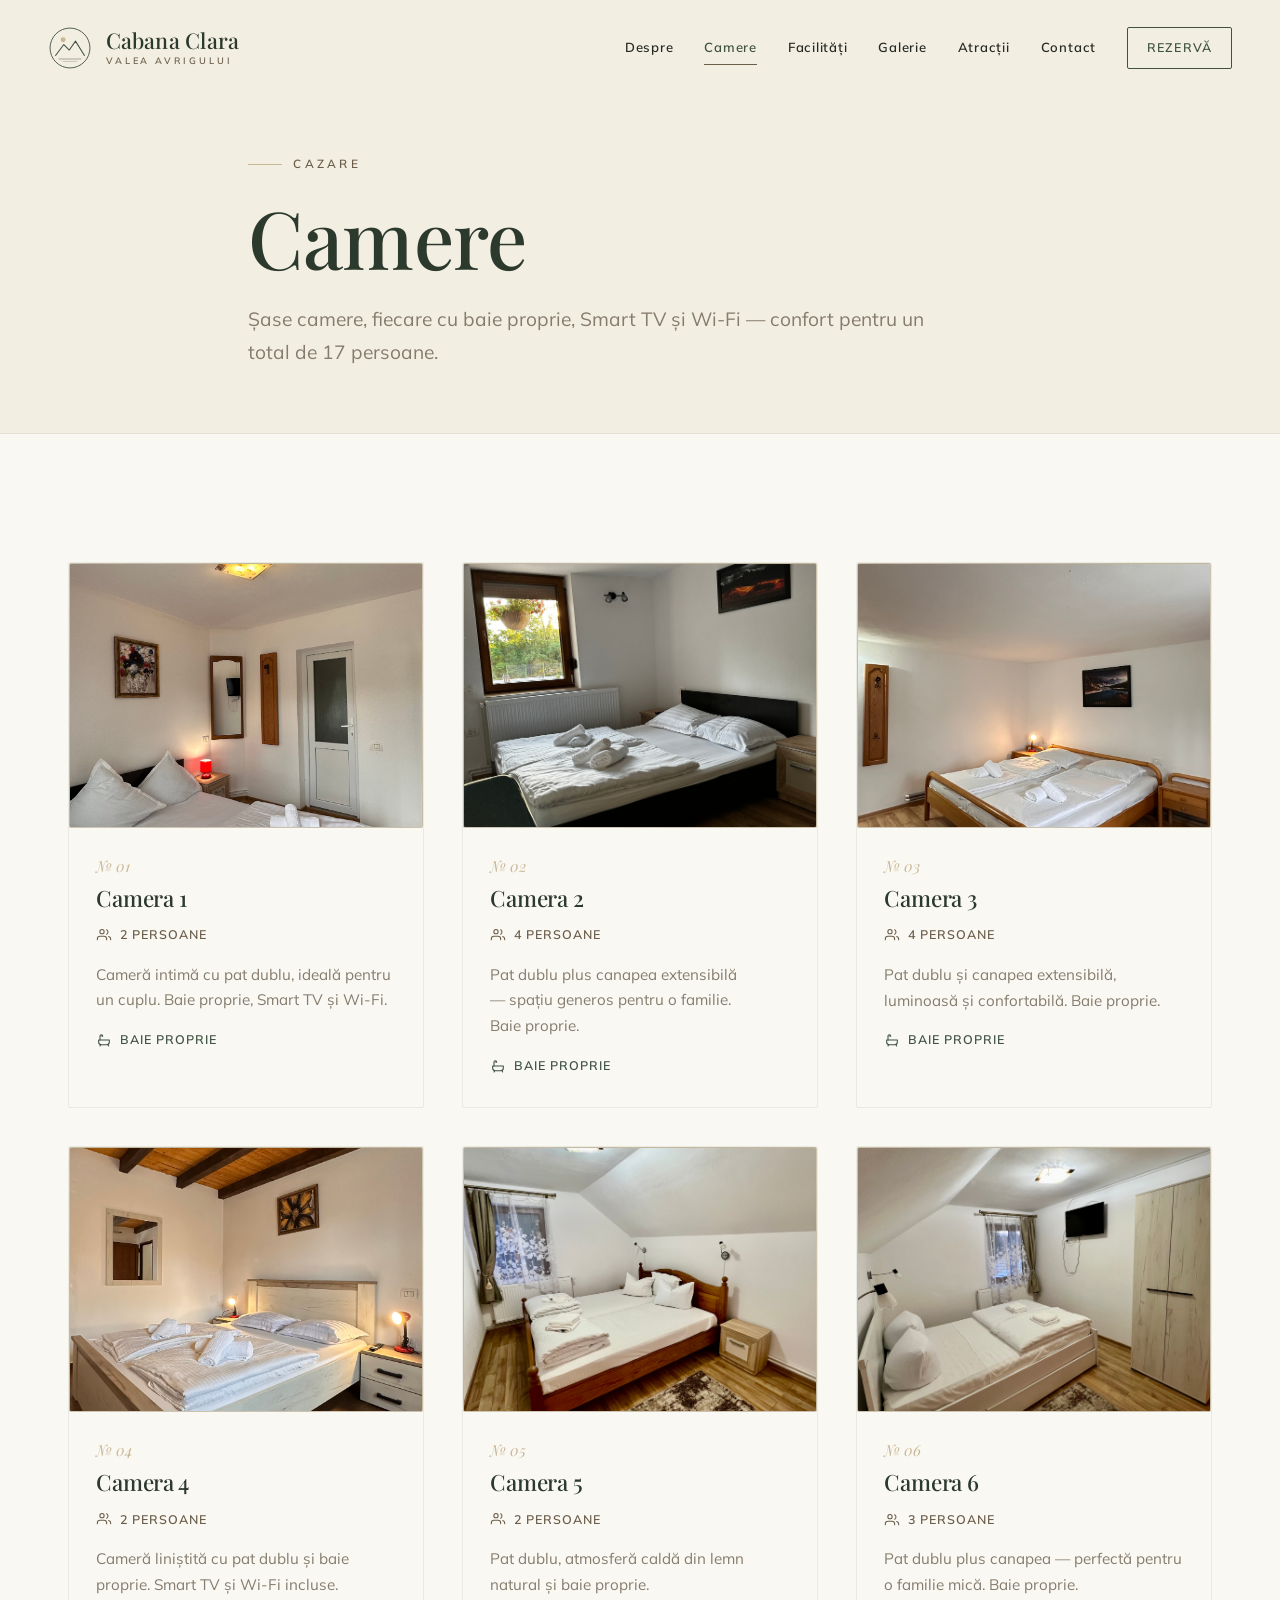
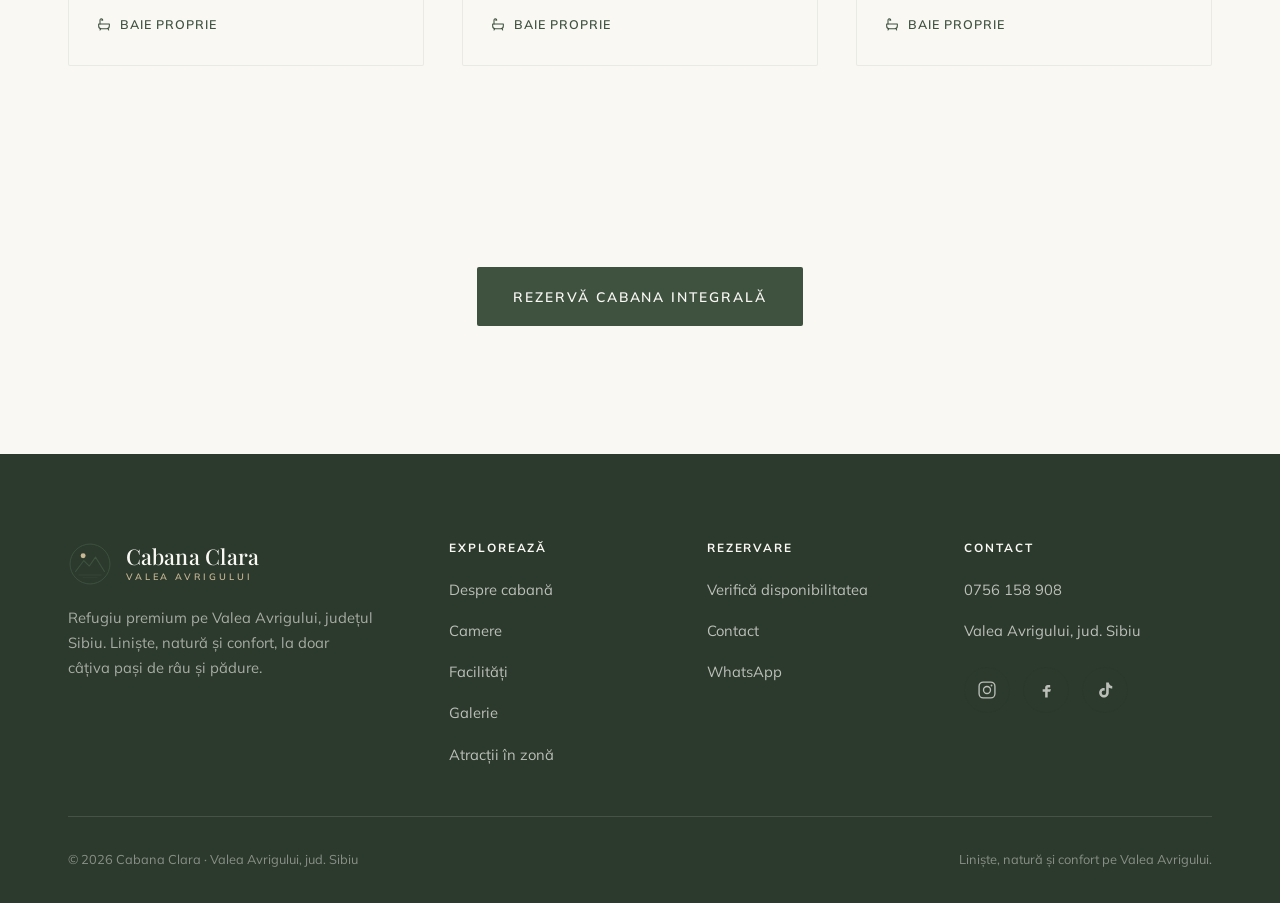
<file: camere.html>
<!DOCTYPE html>
<html lang="ro">
<head>
<meta charset="UTF-8">
<meta name="viewport" content="width=device-width, initial-scale=1">
<title>Camere — Cabana Clara, Valea Avrigului | 6 camere, baie proprie</title>
<meta name="description" content="Cele 6 camere ale Cabanei Clara, fiecare cu baie proprie. Capacitate totală 17 persoane, camere de la 2 la 4 persoane, cu Smart TV și Wi-Fi. Cazare Valea Avrigului, Sibiu.">
<meta name="robots" content="index, follow">
<link rel="canonical" href="https://cabanaclara.ro/camere.html">
<meta name="theme-color" content="#3f5240">
<meta property="og:type" content="website">
<meta property="og:locale" content="ro_RO">
<meta property="og:site_name" content="Cabana Clara">
<meta property="og:title" content="Camere — Cabana Clara, Valea Avrigului | 6 camere, baie proprie">
<meta property="og:description" content="Cele 6 camere ale Cabanei Clara, fiecare cu baie proprie. Capacitate totală 17 persoane, camere de la 2 la 4 persoane, cu Smart TV și Wi-Fi. Cazare Valea Avrigului, Sibiu.">
<meta property="og:url" content="https://cabanaclara.ro/camere.html">
<meta property="og:image" content="https://cabanaclara.ro/assets/img/og-cover.jpg">
<meta name="twitter:card" content="summary_large_image">
<meta name="twitter:title" content="Camere — Cabana Clara, Valea Avrigului | 6 camere, baie proprie">
<meta name="twitter:description" content="Cele 6 camere ale Cabanei Clara, fiecare cu baie proprie. Capacitate totală 17 persoane, camere de la 2 la 4 persoane, cu Smart TV și Wi-Fi. Cazare Valea Avrigului, Sibiu.">
<meta name="twitter:image" content="https://cabanaclara.ro/assets/img/og-cover.jpg">
<link rel="preconnect" href="https://fonts.googleapis.com">
<link rel="preconnect" href="https://fonts.gstatic.com" crossorigin>
<link href="https://fonts.googleapis.com/css2?family=Playfair+Display:ital,wght@0,400;0,500;0,600;1,400;1,500&family=Mulish:wght@300;400;500;600;700&display=swap" rel="stylesheet">
<link rel="stylesheet" href="assets/css/style.css">

</head>
<body>
<header class="site-header">
  <a class="brand" href="index.html" aria-label="Cabana Clara — acasă">
  <svg class="brand__mark" viewBox="0 0 64 64" fill="none" aria-hidden="true">
  <circle class="mark-stroke" cx="32" cy="32" r="29" stroke="#3f5240" stroke-width="1.3"/>
  <circle class="mark-fill" cx="22" cy="20" r="3.6" fill="#c9b896"/>
  <path class="mark-stroke" d="M11 43 L23 27 L31 35 L40 22 L53 43" stroke="#3f5240" stroke-width="1.5" stroke-linejoin="round" stroke-linecap="round"/>
  <path class="mark-stroke" d="M16 48 H48" stroke="#3f5240" stroke-width="1.2" opacity=".55" stroke-linecap="round"/>
  <path class="mark-stroke" d="M22 51.5 H42" stroke="#3f5240" stroke-width="1.2" opacity=".32" stroke-linecap="round"/>
</svg>
  <span class="brand__text"><span class="brand__name">Cabana Clara</span><span class="brand__sub">Valea Avrigului</span></span>
</a>
  <nav class="nav" id="nav" aria-label="Navigare principală">
      <a class="nav__link" href="despre.html">Despre</a>
      <a class="nav__link is-active" href="camere.html">Camere</a>
      <a class="nav__link" href="facilitati.html">Facilități</a>
      <a class="nav__link" href="galerie.html">Galerie</a>
      <a class="nav__link" href="atractii.html">Atracții</a>
      <a class="nav__link" href="contact.html">Contact</a>
      <a class="nav__cta" href="rezervari.html">Rezervă</a>
  </nav>
  <button class="burger" aria-label="Meniu" aria-expanded="false" aria-controls="nav"><span></span><span></span><span></span></button>
</header>
<main id="main">

<section class="page-hero">
  <div class="container container--narrow">
    <span class="eyebrow">Cazare</span>
    <h1>Camere</h1>
    <p class="lede">Șase camere, fiecare cu baie proprie, Smart TV și Wi-Fi — confort pentru un total de 17 persoane.</p>
  </div>
</section>
<section class="section">
  <div class="container">
    <div class="grid cols-3">
      <article class="card reveal" data-d="0">
  <div class="card__media"><div class="photo-slot">
  <img src="assets/img/camere/camera-1.jpeg" alt="Camera 1" loading="lazy">
</div></div>
  <div class="card__body">
    <span class="card__index">№ 01</span>
    <h3 class="card__title">Camera 1</h3>
    <span class="card__cap"><svg viewBox="0 0 24 24" fill="none" stroke="currentColor" stroke-width="1.6" stroke-linecap="round" stroke-linejoin="round"><path d="M16 19v-1a4 4 0 0 0-4-4H6a4 4 0 0 0-4 4v1"/><circle cx="9" cy="7" r="3.2"/><path d="M22 19v-1a4 4 0 0 0-3-3.87M16 4.13A4 4 0 0 1 16 11"/></svg> 2 persoane</span>
    <p class="card__desc">Cameră intimă cu pat dublu, ideală pentru un cuplu. Baie proprie, Smart TV și Wi-Fi.</p>
    <span class="card__cap" style="margin-top:1rem;color:var(--forest)"><svg viewBox="0 0 24 24" fill="none" stroke="currentColor" stroke-width="1.6" stroke-linecap="round" stroke-linejoin="round"><path d="M4 12h16v3a4 4 0 0 1-4 4H8a4 4 0 0 1-4-4v-3z"/><path d="M6 12V6a2 2 0 0 1 2-2 2 2 0 0 1 2 2"/><path d="M8 6h2"/><path d="M7 19l-1 2M18 19l1 2"/></svg> Baie proprie</span>
  </div>
</article>
<article class="card reveal" data-d="1">
  <div class="card__media"><div class="photo-slot">
  <img src="assets/img/camere/camera-2.jpg" alt="Camera 2" loading="lazy">
</div></div>
  <div class="card__body">
    <span class="card__index">№ 02</span>
    <h3 class="card__title">Camera 2</h3>
    <span class="card__cap"><svg viewBox="0 0 24 24" fill="none" stroke="currentColor" stroke-width="1.6" stroke-linecap="round" stroke-linejoin="round"><path d="M16 19v-1a4 4 0 0 0-4-4H6a4 4 0 0 0-4 4v1"/><circle cx="9" cy="7" r="3.2"/><path d="M22 19v-1a4 4 0 0 0-3-3.87M16 4.13A4 4 0 0 1 16 11"/></svg> 4 persoane</span>
    <p class="card__desc">Pat dublu plus canapea extensibilă — spațiu generos pentru o familie. Baie proprie.</p>
    <span class="card__cap" style="margin-top:1rem;color:var(--forest)"><svg viewBox="0 0 24 24" fill="none" stroke="currentColor" stroke-width="1.6" stroke-linecap="round" stroke-linejoin="round"><path d="M4 12h16v3a4 4 0 0 1-4 4H8a4 4 0 0 1-4-4v-3z"/><path d="M6 12V6a2 2 0 0 1 2-2 2 2 0 0 1 2 2"/><path d="M8 6h2"/><path d="M7 19l-1 2M18 19l1 2"/></svg> Baie proprie</span>
  </div>
</article>
<article class="card reveal" data-d="2">
  <div class="card__media"><div class="photo-slot">
  <img src="assets/img/camere/camera-3.jpeg" alt="Camera 3" loading="lazy">
</div></div>
  <div class="card__body">
    <span class="card__index">№ 03</span>
    <h3 class="card__title">Camera 3</h3>
    <span class="card__cap"><svg viewBox="0 0 24 24" fill="none" stroke="currentColor" stroke-width="1.6" stroke-linecap="round" stroke-linejoin="round"><path d="M16 19v-1a4 4 0 0 0-4-4H6a4 4 0 0 0-4 4v1"/><circle cx="9" cy="7" r="3.2"/><path d="M22 19v-1a4 4 0 0 0-3-3.87M16 4.13A4 4 0 0 1 16 11"/></svg> 4 persoane</span>
    <p class="card__desc">Pat dublu și canapea extensibilă, luminoasă și confortabilă. Baie proprie.</p>
    <span class="card__cap" style="margin-top:1rem;color:var(--forest)"><svg viewBox="0 0 24 24" fill="none" stroke="currentColor" stroke-width="1.6" stroke-linecap="round" stroke-linejoin="round"><path d="M4 12h16v3a4 4 0 0 1-4 4H8a4 4 0 0 1-4-4v-3z"/><path d="M6 12V6a2 2 0 0 1 2-2 2 2 0 0 1 2 2"/><path d="M8 6h2"/><path d="M7 19l-1 2M18 19l1 2"/></svg> Baie proprie</span>
  </div>
</article>
<article class="card reveal" data-d="0">
  <div class="card__media"><div class="photo-slot">
  <img src="assets/img/camere/camera-4.jpeg" alt="Camera 4" loading="lazy">
</div></div>
  <div class="card__body">
    <span class="card__index">№ 04</span>
    <h3 class="card__title">Camera 4</h3>
    <span class="card__cap"><svg viewBox="0 0 24 24" fill="none" stroke="currentColor" stroke-width="1.6" stroke-linecap="round" stroke-linejoin="round"><path d="M16 19v-1a4 4 0 0 0-4-4H6a4 4 0 0 0-4 4v1"/><circle cx="9" cy="7" r="3.2"/><path d="M22 19v-1a4 4 0 0 0-3-3.87M16 4.13A4 4 0 0 1 16 11"/></svg> 2 persoane</span>
    <p class="card__desc">Cameră liniștită cu pat dublu și baie proprie. Smart TV și Wi-Fi incluse.</p>
    <span class="card__cap" style="margin-top:1rem;color:var(--forest)"><svg viewBox="0 0 24 24" fill="none" stroke="currentColor" stroke-width="1.6" stroke-linecap="round" stroke-linejoin="round"><path d="M4 12h16v3a4 4 0 0 1-4 4H8a4 4 0 0 1-4-4v-3z"/><path d="M6 12V6a2 2 0 0 1 2-2 2 2 0 0 1 2 2"/><path d="M8 6h2"/><path d="M7 19l-1 2M18 19l1 2"/></svg> Baie proprie</span>
  </div>
</article>
<article class="card reveal" data-d="1">
  <div class="card__media"><div class="photo-slot">
  <img src="assets/img/camere/camera-5.jpg" alt="Camera 5" loading="lazy">
</div></div>
  <div class="card__body">
    <span class="card__index">№ 05</span>
    <h3 class="card__title">Camera 5</h3>
    <span class="card__cap"><svg viewBox="0 0 24 24" fill="none" stroke="currentColor" stroke-width="1.6" stroke-linecap="round" stroke-linejoin="round"><path d="M16 19v-1a4 4 0 0 0-4-4H6a4 4 0 0 0-4 4v1"/><circle cx="9" cy="7" r="3.2"/><path d="M22 19v-1a4 4 0 0 0-3-3.87M16 4.13A4 4 0 0 1 16 11"/></svg> 2 persoane</span>
    <p class="card__desc">Pat dublu, atmosferă caldă din lemn natural și baie proprie.</p>
    <span class="card__cap" style="margin-top:1rem;color:var(--forest)"><svg viewBox="0 0 24 24" fill="none" stroke="currentColor" stroke-width="1.6" stroke-linecap="round" stroke-linejoin="round"><path d="M4 12h16v3a4 4 0 0 1-4 4H8a4 4 0 0 1-4-4v-3z"/><path d="M6 12V6a2 2 0 0 1 2-2 2 2 0 0 1 2 2"/><path d="M8 6h2"/><path d="M7 19l-1 2M18 19l1 2"/></svg> Baie proprie</span>
  </div>
</article>
<article class="card reveal" data-d="2">
  <div class="card__media"><div class="photo-slot">
  <img src="assets/img/camere/camera-6.jpg" alt="Camera 6" loading="lazy">
</div></div>
  <div class="card__body">
    <span class="card__index">№ 06</span>
    <h3 class="card__title">Camera 6</h3>
    <span class="card__cap"><svg viewBox="0 0 24 24" fill="none" stroke="currentColor" stroke-width="1.6" stroke-linecap="round" stroke-linejoin="round"><path d="M16 19v-1a4 4 0 0 0-4-4H6a4 4 0 0 0-4 4v1"/><circle cx="9" cy="7" r="3.2"/><path d="M22 19v-1a4 4 0 0 0-3-3.87M16 4.13A4 4 0 0 1 16 11"/></svg> 3 persoane</span>
    <p class="card__desc">Pat dublu plus canapea — perfectă pentru o familie mică. Baie proprie.</p>
    <span class="card__cap" style="margin-top:1rem;color:var(--forest)"><svg viewBox="0 0 24 24" fill="none" stroke="currentColor" stroke-width="1.6" stroke-linecap="round" stroke-linejoin="round"><path d="M4 12h16v3a4 4 0 0 1-4 4H8a4 4 0 0 1-4-4v-3z"/><path d="M6 12V6a2 2 0 0 1 2-2 2 2 0 0 1 2 2"/><path d="M8 6h2"/><path d="M7 19l-1 2M18 19l1 2"/></svg> Baie proprie</span>
  </div>
</article>
    </div>
    <div class="note-box reveal" style="margin-top:clamp(2.5rem,5vw,4rem)">
      <strong>Rezervare online doar pentru cabana integrală.</strong> Dorești să închiriezi doar o cameră? Acest lucru este posibil — sună-ne la <a href="tel:+40756158908">0756 158 908</a> și discutăm telefonic disponibilitatea și detaliile.
    </div>
    <div class="center mt-lg"><a class="btn btn--solid btn--lg" href="rezervari.html">Rezervă cabana integrală</a></div>
  </div>
</section>
</main>
<footer class="site-footer">
  <div class="container">
    <div class="footer-grid">
      <div class="footer-brand">
        <div class="brand">
  <svg class="brand__mark" viewBox="0 0 64 64" fill="none" aria-hidden="true">
  <circle class="mark-stroke" cx="32" cy="32" r="29" stroke="#3f5240" stroke-width="1.3"/>
  <circle class="mark-fill" cx="22" cy="20" r="3.6" fill="#c9b896"/>
  <path class="mark-stroke" d="M11 43 L23 27 L31 35 L40 22 L53 43" stroke="#3f5240" stroke-width="1.5" stroke-linejoin="round" stroke-linecap="round"/>
  <path class="mark-stroke" d="M16 48 H48" stroke="#3f5240" stroke-width="1.2" opacity=".55" stroke-linecap="round"/>
  <path class="mark-stroke" d="M22 51.5 H42" stroke="#3f5240" stroke-width="1.2" opacity=".32" stroke-linecap="round"/>
</svg>
  <span class="brand__text"><span class="brand__name">Cabana Clara</span><span class="brand__sub">Valea Avrigului</span></span>
</div>
        <p>Refugiu premium pe Valea Avrigului, județul Sibiu. Liniște, natură și confort, la doar câțiva pași de râu și pădure.</p>
      </div>
      <div class="footer-col">
        <h4>Explorează</h4>
        <ul>
          <li><a href="despre.html">Despre cabană</a></li>
          <li><a href="camere.html">Camere</a></li>
          <li><a href="facilitati.html">Facilități</a></li>
          <li><a href="galerie.html">Galerie</a></li>
          <li><a href="atractii.html">Atracții în zonă</a></li>
        </ul>
      </div>
      <div class="footer-col">
        <h4>Rezervare</h4>
        <ul>
          <li><a href="rezervari.html">Verifică disponibilitatea</a></li>
          <li><a href="contact.html">Contact</a></li>
          <li><a href="https://wa.me/40756158908" target="_blank" rel="noopener">WhatsApp</a></li>
        </ul>
      </div>
      <div class="footer-col">
        <h4>Contact</h4>
        <ul>
          <li><a href="tel:+40756158908">0756 158 908</a></li>
          <li><a href="https://maps.app.goo.gl/qgHL7GKw6tgucsxx8" target="_blank" rel="noopener">Valea Avrigului, jud. Sibiu</a></li>
        </ul>
        <div class="socials" style="margin-top:1.4rem">
          <a href="https://www.instagram.com/cabana_clara/" target="_blank" rel="noopener" aria-label="Instagram"><svg viewBox="0 0 24 24" fill="none" stroke="currentColor" stroke-width="1.6"><rect x="2.5" y="2.5" width="19" height="19" rx="5"/><circle cx="12" cy="12" r="4.2"/><circle cx="17.4" cy="6.6" r="1.1" fill="currentColor" stroke="none"/></svg></a>
          <a href="https://www.facebook.com/p/Cabana-Clara-100093203701021/" target="_blank" rel="noopener" aria-label="Facebook"><svg viewBox="0 0 24 24" fill="currentColor"><path d="M14 9h3V6h-3c-1.66 0-3 1.34-3 3v2H8v3h3v7h3v-7h3l1-3h-4V9z"/></svg></a>
          <a href="https://www.tiktok.com/@cabanaclara2026" target="_blank" rel="noopener" aria-label="TikTok"><svg viewBox="0 0 24 24" fill="currentColor"><path d="M16.5 3c.4 2.3 1.9 4 4.2 4.3v3c-1.6 0-3.1-.5-4.2-1.3v6.3c0 3.2-2.6 5.7-5.7 5.7S5 18.5 5 15.3s2.6-5.7 5.7-5.7c.3 0 .6 0 .9.06v3.1a2.7 2.7 0 0 0-.9-.16 2.7 2.7 0 1 0 2.7 2.7V3h3.1z"/></svg></a>
        </div>
      </div>
    </div>
    <div class="footer-bottom">
      <span>© <span id="year">2026</span> Cabana Clara · Valea Avrigului, jud. Sibiu</span>
      <span>Liniște, natură și confort pe Valea Avrigului.</span>
    </div>
  </div>
</footer>

<script src="assets/js/main.js"></script>

</body>
</html>
</file>
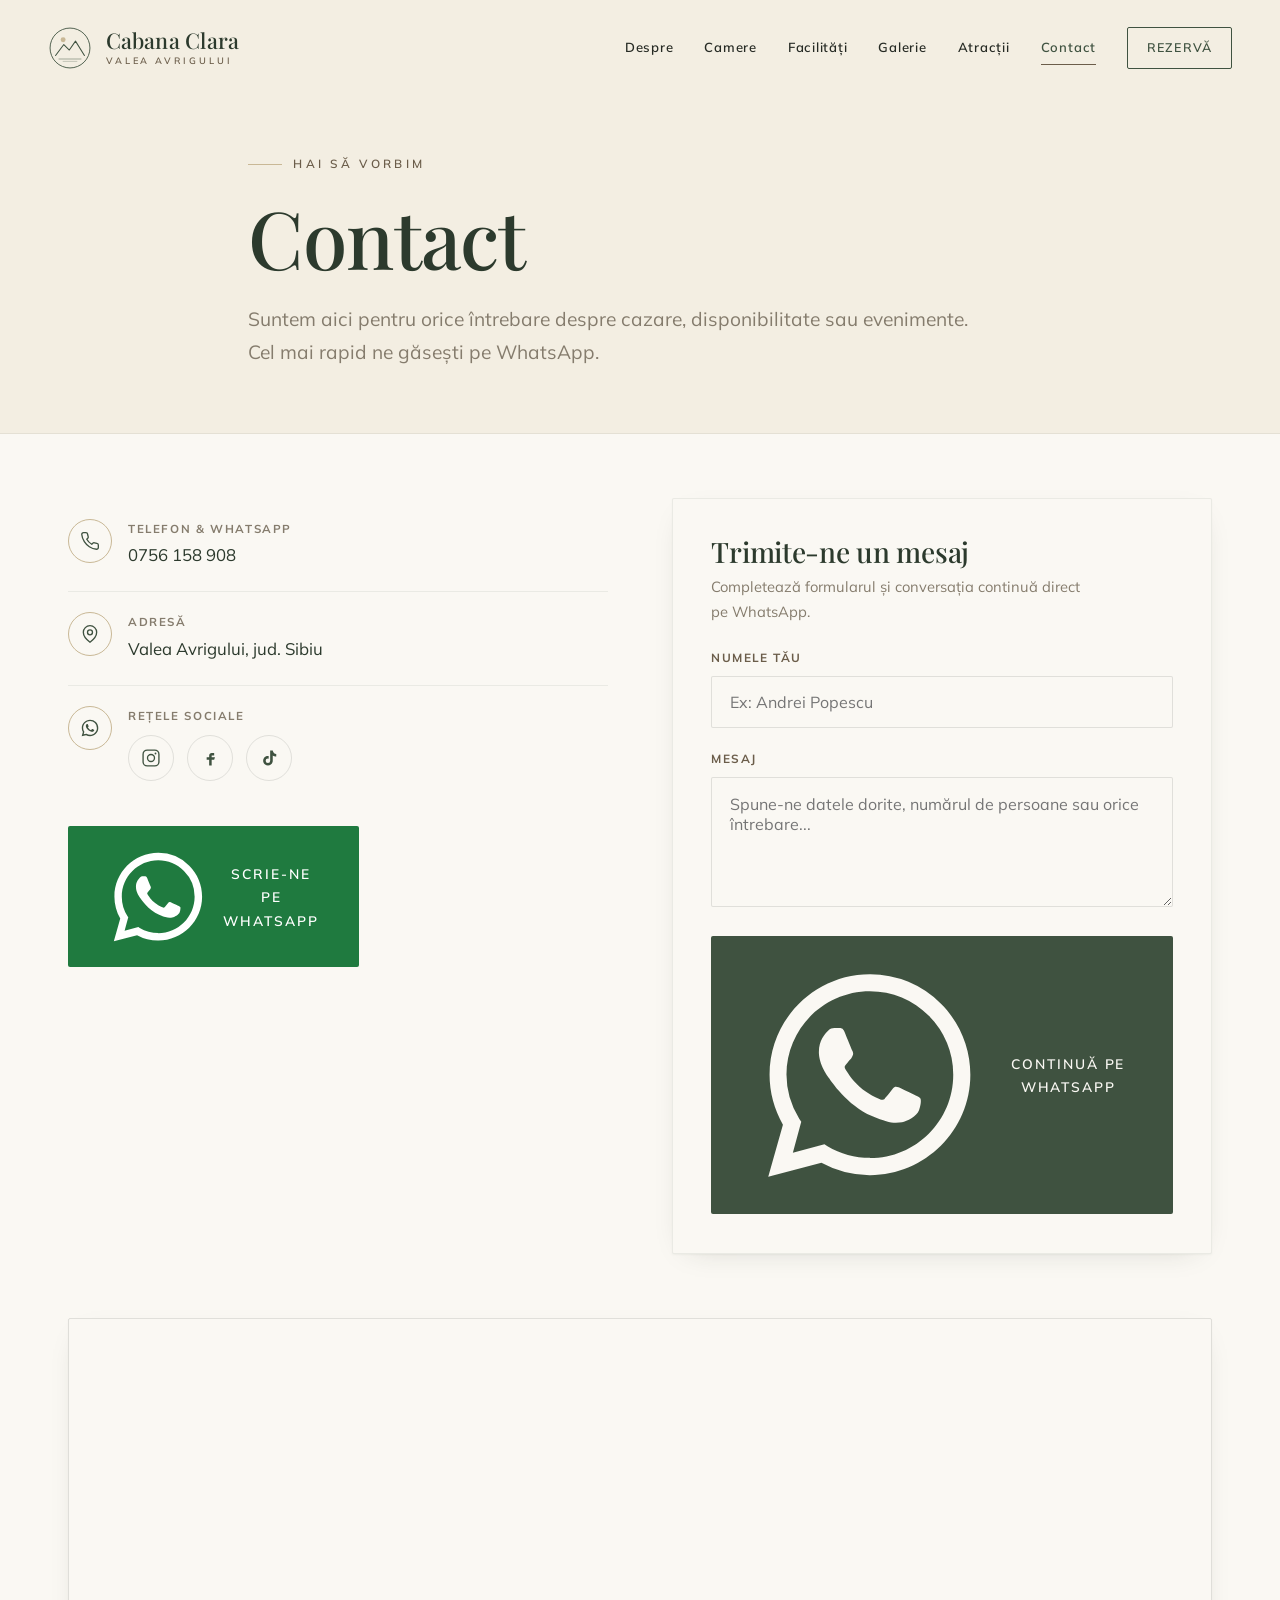
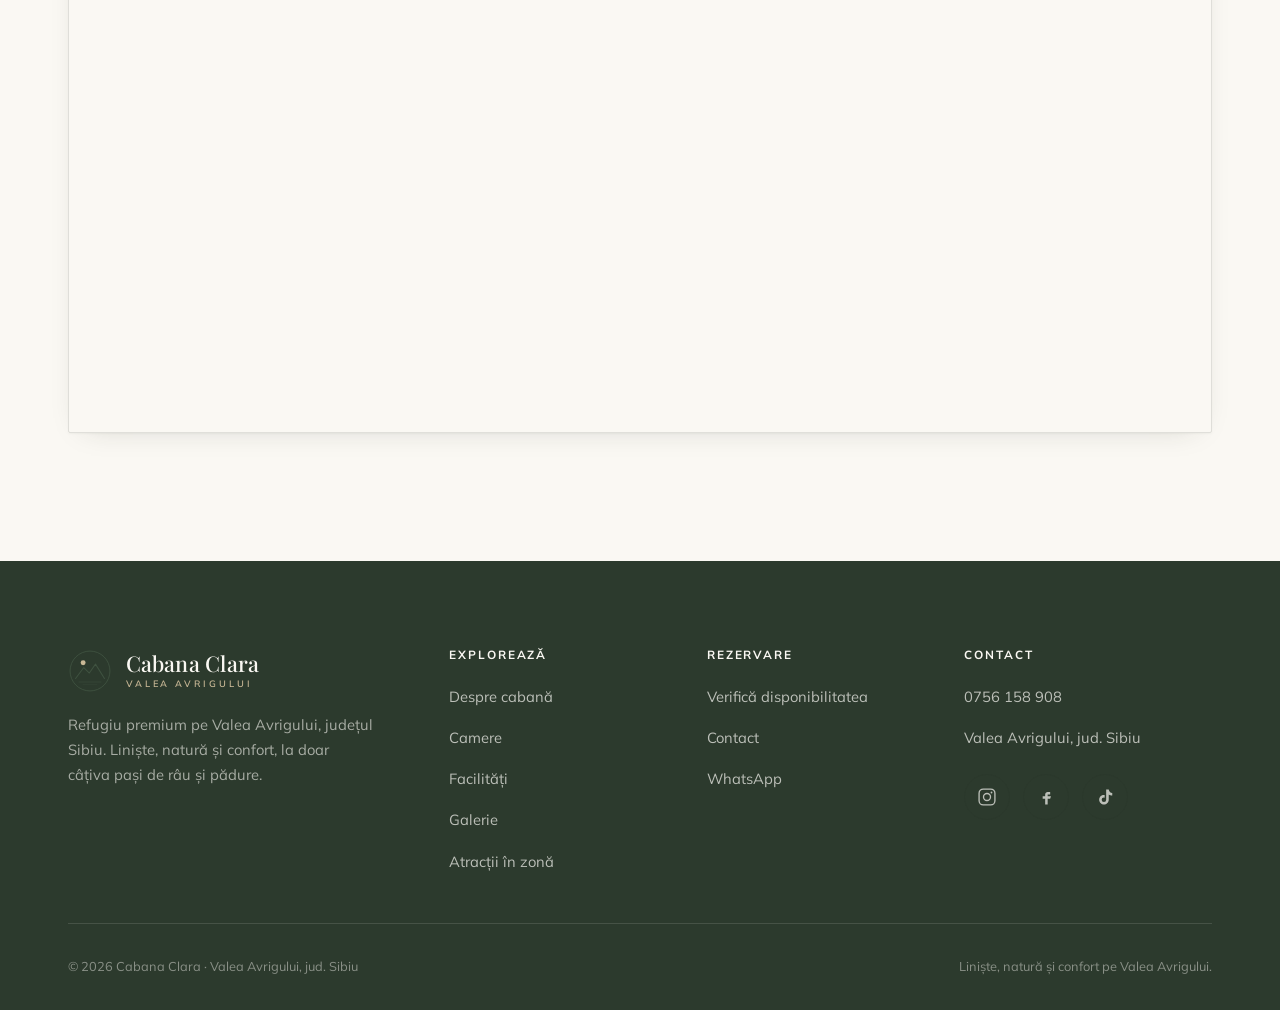
<file: contact.html>
<!DOCTYPE html>
<html lang="ro">
<head>
<meta charset="UTF-8">
<meta name="viewport" content="width=device-width, initial-scale=1">
<title>Contact — Cabana Clara, Valea Avrigului | Telefon & WhatsApp</title>
<meta name="description" content="Contactează Cabana Clara, Valea Avrigului, județul Sibiu. Telefon și WhatsApp 0756 158 908, hartă și rețele sociale. Rezervări cabană cu piscină.">
<meta name="robots" content="index, follow">
<link rel="canonical" href="https://cabanaclara.ro/contact.html">
<meta name="theme-color" content="#3f5240">
<meta property="og:type" content="website">
<meta property="og:locale" content="ro_RO">
<meta property="og:site_name" content="Cabana Clara">
<meta property="og:title" content="Contact — Cabana Clara, Valea Avrigului | Telefon & WhatsApp">
<meta property="og:description" content="Contactează Cabana Clara, Valea Avrigului, județul Sibiu. Telefon și WhatsApp 0756 158 908, hartă și rețele sociale. Rezervări cabană cu piscină.">
<meta property="og:url" content="https://cabanaclara.ro/contact.html">
<meta property="og:image" content="https://cabanaclara.ro/assets/img/og-cover.jpg">
<meta name="twitter:card" content="summary_large_image">
<meta name="twitter:title" content="Contact — Cabana Clara, Valea Avrigului | Telefon & WhatsApp">
<meta name="twitter:description" content="Contactează Cabana Clara, Valea Avrigului, județul Sibiu. Telefon și WhatsApp 0756 158 908, hartă și rețele sociale. Rezervări cabană cu piscină.">
<meta name="twitter:image" content="https://cabanaclara.ro/assets/img/og-cover.jpg">
<link rel="preconnect" href="https://fonts.googleapis.com">
<link rel="preconnect" href="https://fonts.gstatic.com" crossorigin>
<link href="https://fonts.googleapis.com/css2?family=Playfair+Display:ital,wght@0,400;0,500;0,600;1,400;1,500&family=Mulish:wght@300;400;500;600;700&display=swap" rel="stylesheet">
<link rel="stylesheet" href="assets/css/style.css">

</head>
<body>
<header class="site-header">
  <a class="brand" href="index.html" aria-label="Cabana Clara — acasă">
  <svg class="brand__mark" viewBox="0 0 64 64" fill="none" aria-hidden="true">
  <circle class="mark-stroke" cx="32" cy="32" r="29" stroke="#3f5240" stroke-width="1.3"/>
  <circle class="mark-fill" cx="22" cy="20" r="3.6" fill="#c9b896"/>
  <path class="mark-stroke" d="M11 43 L23 27 L31 35 L40 22 L53 43" stroke="#3f5240" stroke-width="1.5" stroke-linejoin="round" stroke-linecap="round"/>
  <path class="mark-stroke" d="M16 48 H48" stroke="#3f5240" stroke-width="1.2" opacity=".55" stroke-linecap="round"/>
  <path class="mark-stroke" d="M22 51.5 H42" stroke="#3f5240" stroke-width="1.2" opacity=".32" stroke-linecap="round"/>
</svg>
  <span class="brand__text"><span class="brand__name">Cabana Clara</span><span class="brand__sub">Valea Avrigului</span></span>
</a>
  <nav class="nav" id="nav" aria-label="Navigare principală">
      <a class="nav__link" href="despre.html">Despre</a>
      <a class="nav__link" href="camere.html">Camere</a>
      <a class="nav__link" href="facilitati.html">Facilități</a>
      <a class="nav__link" href="galerie.html">Galerie</a>
      <a class="nav__link" href="atractii.html">Atracții</a>
      <a class="nav__link is-active" href="contact.html">Contact</a>
      <a class="nav__cta" href="rezervari.html">Rezervă</a>
  </nav>
  <button class="burger" aria-label="Meniu" aria-expanded="false" aria-controls="nav"><span></span><span></span><span></span></button>
</header>
<main id="main">

<section class="page-hero">
  <div class="container container--narrow">
    <span class="eyebrow">Hai să vorbim</span>
    <h1>Contact</h1>
    <p class="lede">Suntem aici pentru orice întrebare despre cazare, disponibilitate sau evenimente. Cel mai rapid ne găsești pe WhatsApp.</p>
  </div>
</section>
<section class="section" style="padding-top:clamp(2.5rem,5vw,4rem)">
  <div class="container">
    <div class="split" style="align-items:start">
      <div class="reveal">
        <div class="contact-card"><div class="contact-card__ic"><svg viewBox="0 0 24 24" fill="none" stroke="currentColor" stroke-width="1.6" stroke-linecap="round" stroke-linejoin="round"><path d="M22 16.92v3a2 2 0 0 1-2.18 2 19.8 19.8 0 0 1-8.63-3.07 19.5 19.5 0 0 1-6-6 19.8 19.8 0 0 1-3.07-8.67A2 2 0 0 1 4.11 2h3a2 2 0 0 1 2 1.72c.13.96.36 1.9.69 2.81a2 2 0 0 1-.45 2.11L8.09 9.91a16 16 0 0 0 6 6l1.27-1.27a2 2 0 0 1 2.11-.45c.91.33 1.85.56 2.81.69A2 2 0 0 1 22 16.92z"/></svg></div><div><div class="k">Telefon & WhatsApp</div><div class="v"><a href="tel:+40756158908">0756 158 908</a></div></div></div>
        <div class="contact-card"><div class="contact-card__ic"><svg viewBox="0 0 24 24" fill="none" stroke="currentColor" stroke-width="1.6" stroke-linecap="round" stroke-linejoin="round"><path d="M20 10c0 6-8 12-8 12s-8-6-8-12a8 8 0 0 1 16 0z"/><circle cx="12" cy="10" r="3"/></svg></div><div><div class="k">Adresă</div><div class="v"><a href="https://maps.app.goo.gl/qgHL7GKw6tgucsxx8" target="_blank" rel="noopener">Valea Avrigului, jud. Sibiu</a></div></div></div>
        <div class="contact-card" style="border-bottom:none"><div class="contact-card__ic"><svg viewBox="0 0 24 24" fill="currentColor"><path d="M12.04 2C6.58 2 2.13 6.45 2.13 11.91c0 1.75.46 3.45 1.32 4.95L2 22l5.25-1.38a9.9 9.9 0 0 0 4.79 1.22h.01c5.46 0 9.91-4.45 9.91-9.91 0-2.65-1.03-5.14-2.9-7.01A9.82 9.82 0 0 0 12.04 2zm0 18.13c-1.48 0-2.93-.4-4.19-1.15l-.3-.18-3.12.82.83-3.04-.2-.31a8.2 8.2 0 0 1-1.26-4.36c0-4.54 3.7-8.23 8.24-8.23 2.2 0 4.27.86 5.82 2.42a8.18 8.18 0 0 1 2.41 5.82c0 4.54-3.69 8.24-8.23 8.24zm4.52-6.16c-.25-.12-1.47-.72-1.69-.81-.23-.08-.39-.12-.56.13-.16.25-.64.81-.79.97-.14.17-.29.19-.54.06-.25-.12-1.05-.39-1.99-1.23-.74-.66-1.23-1.47-1.38-1.72-.14-.25-.01-.38.11-.51.11-.11.25-.29.37-.43.13-.14.17-.25.25-.41.08-.17.04-.31-.02-.43-.06-.12-.56-1.34-.76-1.84-.2-.48-.4-.42-.56-.43h-.48c-.17 0-.43.06-.66.31-.22.25-.86.85-.86 2.07 0 1.22.89 2.4 1.01 2.56.12.17 1.75 2.67 4.23 3.74.59.26 1.05.41 1.41.52.59.19 1.13.16 1.56.1.48-.07 1.47-.6 1.68-1.18.21-.58.21-1.07.14-1.18-.06-.1-.22-.16-.47-.28z"/></svg></div><div><div class="k">Rețele sociale</div><div class="socials" style="margin-top:.6rem">
          <a href="https://www.instagram.com/cabana_clara/" target="_blank" rel="noopener" aria-label="Instagram"><svg viewBox="0 0 24 24" fill="none" stroke="currentColor" stroke-width="1.6"><rect x="2.5" y="2.5" width="19" height="19" rx="5"/><circle cx="12" cy="12" r="4.2"/><circle cx="17.4" cy="6.6" r="1.1" fill="currentColor" stroke="none"/></svg></a>
          <a href="https://www.facebook.com/p/Cabana-Clara-100093203701021/" target="_blank" rel="noopener" aria-label="Facebook"><svg viewBox="0 0 24 24" fill="currentColor"><path d="M14 9h3V6h-3c-1.66 0-3 1.34-3 3v2H8v3h3v7h3v-7h3l1-3h-4V9z"/></svg></a>
          <a href="https://www.tiktok.com/@cabanaclara2026" target="_blank" rel="noopener" aria-label="TikTok"><svg viewBox="0 0 24 24" fill="currentColor"><path d="M16.5 3c.4 2.3 1.9 4 4.2 4.3v3c-1.6 0-3.1-.5-4.2-1.3v6.3c0 3.2-2.6 5.7-5.7 5.7S5 18.5 5 15.3s2.6-5.7 5.7-5.7c.3 0 .6 0 .9.06v3.1a2.7 2.7 0 0 0-.9-.16 2.7 2.7 0 1 0 2.7 2.7V3h3.1z"/></svg></a>
        </div></div></div>
        <a class="btn btn--wa btn--lg" style="margin-top:1.5rem" href="https://wa.me/40756158908" target="_blank" rel="noopener"><svg viewBox="0 0 24 24" fill="currentColor"><path d="M12.04 2C6.58 2 2.13 6.45 2.13 11.91c0 1.75.46 3.45 1.32 4.95L2 22l5.25-1.38a9.9 9.9 0 0 0 4.79 1.22h.01c5.46 0 9.91-4.45 9.91-9.91 0-2.65-1.03-5.14-2.9-7.01A9.82 9.82 0 0 0 12.04 2zm0 18.13c-1.48 0-2.93-.4-4.19-1.15l-.3-.18-3.12.82.83-3.04-.2-.31a8.2 8.2 0 0 1-1.26-4.36c0-4.54 3.7-8.23 8.24-8.23 2.2 0 4.27.86 5.82 2.42a8.18 8.18 0 0 1 2.41 5.82c0 4.54-3.69 8.24-8.23 8.24zm4.52-6.16c-.25-.12-1.47-.72-1.69-.81-.23-.08-.39-.12-.56.13-.16.25-.64.81-.79.97-.14.17-.29.19-.54.06-.25-.12-1.05-.39-1.99-1.23-.74-.66-1.23-1.47-1.38-1.72-.14-.25-.01-.38.11-.51.11-.11.25-.29.37-.43.13-.14.17-.25.25-.41.08-.17.04-.31-.02-.43-.06-.12-.56-1.34-.76-1.84-.2-.48-.4-.42-.56-.43h-.48c-.17 0-.43.06-.66.31-.22.25-.86.85-.86 2.07 0 1.22.89 2.4 1.01 2.56.12.17 1.75 2.67 4.23 3.74.59.26 1.05.41 1.41.52.59.19 1.13.16 1.56.1.48-.07 1.47-.6 1.68-1.18.21-.58.21-1.07.14-1.18-.06-.1-.22-.16-.47-.28z"/></svg> Scrie-ne pe WhatsApp</a>
      </div>
      <div class="panel reveal" data-d="1">
        <h3 style="margin-bottom:.4rem">Trimite-ne un mesaj</h3>
        <p style="color:var(--muted);font-size:.92rem;margin-bottom:1.5rem">Completează formularul și conversația continuă direct pe WhatsApp.</p>
        <form id="contact-form">
          <div class="field"><label for="cf-name">Numele tău</label><input id="cf-name" type="text" placeholder="Ex: Andrei Popescu" autocomplete="name"></div>
          <div class="field"><label for="cf-msg">Mesaj</label><textarea id="cf-msg" placeholder="Spune-ne datele dorite, numărul de persoane sau orice întrebare..."></textarea></div>
          <button type="submit" class="btn btn--solid btn--block btn--lg"><svg viewBox="0 0 24 24" fill="currentColor"><path d="M12.04 2C6.58 2 2.13 6.45 2.13 11.91c0 1.75.46 3.45 1.32 4.95L2 22l5.25-1.38a9.9 9.9 0 0 0 4.79 1.22h.01c5.46 0 9.91-4.45 9.91-9.91 0-2.65-1.03-5.14-2.9-7.01A9.82 9.82 0 0 0 12.04 2zm0 18.13c-1.48 0-2.93-.4-4.19-1.15l-.3-.18-3.12.82.83-3.04-.2-.31a8.2 8.2 0 0 1-1.26-4.36c0-4.54 3.7-8.23 8.24-8.23 2.2 0 4.27.86 5.82 2.42a8.18 8.18 0 0 1 2.41 5.82c0 4.54-3.69 8.24-8.23 8.24zm4.52-6.16c-.25-.12-1.47-.72-1.69-.81-.23-.08-.39-.12-.56.13-.16.25-.64.81-.79.97-.14.17-.29.19-.54.06-.25-.12-1.05-.39-1.99-1.23-.74-.66-1.23-1.47-1.38-1.72-.14-.25-.01-.38.11-.51.11-.11.25-.29.37-.43.13-.14.17-.25.25-.41.08-.17.04-.31-.02-.43-.06-.12-.56-1.34-.76-1.84-.2-.48-.4-.42-.56-.43h-.48c-.17 0-.43.06-.66.31-.22.25-.86.85-.86 2.07 0 1.22.89 2.4 1.01 2.56.12.17 1.75 2.67 4.23 3.74.59.26 1.05.41 1.41.52.59.19 1.13.16 1.56.1.48-.07 1.47-.6 1.68-1.18.21-.58.21-1.07.14-1.18-.06-.1-.22-.16-.47-.28z"/></svg> Continuă pe WhatsApp</button>
        </form>
      </div>
    </div>
    <div class="map-wrap reveal" style="margin-top:clamp(2.5rem,5vw,4rem)">
      <iframe src="https://www.google.com/maps?q=Valea%20Avrigului%2C%20Sibiu%2C%20Rom%C3%A2nia&z=12&output=embed" loading="lazy" referrerpolicy="no-referrer-when-downgrade" title="Hartă Cabana Clara, Valea Avrigului"></iframe>
    </div>
  </div>
</section>
</main>
<footer class="site-footer">
  <div class="container">
    <div class="footer-grid">
      <div class="footer-brand">
        <div class="brand">
  <svg class="brand__mark" viewBox="0 0 64 64" fill="none" aria-hidden="true">
  <circle class="mark-stroke" cx="32" cy="32" r="29" stroke="#3f5240" stroke-width="1.3"/>
  <circle class="mark-fill" cx="22" cy="20" r="3.6" fill="#c9b896"/>
  <path class="mark-stroke" d="M11 43 L23 27 L31 35 L40 22 L53 43" stroke="#3f5240" stroke-width="1.5" stroke-linejoin="round" stroke-linecap="round"/>
  <path class="mark-stroke" d="M16 48 H48" stroke="#3f5240" stroke-width="1.2" opacity=".55" stroke-linecap="round"/>
  <path class="mark-stroke" d="M22 51.5 H42" stroke="#3f5240" stroke-width="1.2" opacity=".32" stroke-linecap="round"/>
</svg>
  <span class="brand__text"><span class="brand__name">Cabana Clara</span><span class="brand__sub">Valea Avrigului</span></span>
</div>
        <p>Refugiu premium pe Valea Avrigului, județul Sibiu. Liniște, natură și confort, la doar câțiva pași de râu și pădure.</p>
      </div>
      <div class="footer-col">
        <h4>Explorează</h4>
        <ul>
          <li><a href="despre.html">Despre cabană</a></li>
          <li><a href="camere.html">Camere</a></li>
          <li><a href="facilitati.html">Facilități</a></li>
          <li><a href="galerie.html">Galerie</a></li>
          <li><a href="atractii.html">Atracții în zonă</a></li>
        </ul>
      </div>
      <div class="footer-col">
        <h4>Rezervare</h4>
        <ul>
          <li><a href="rezervari.html">Verifică disponibilitatea</a></li>
          <li><a href="contact.html">Contact</a></li>
          <li><a href="https://wa.me/40756158908" target="_blank" rel="noopener">WhatsApp</a></li>
        </ul>
      </div>
      <div class="footer-col">
        <h4>Contact</h4>
        <ul>
          <li><a href="tel:+40756158908">0756 158 908</a></li>
          <li><a href="https://maps.app.goo.gl/qgHL7GKw6tgucsxx8" target="_blank" rel="noopener">Valea Avrigului, jud. Sibiu</a></li>
        </ul>
        <div class="socials" style="margin-top:1.4rem">
          <a href="https://www.instagram.com/cabana_clara/" target="_blank" rel="noopener" aria-label="Instagram"><svg viewBox="0 0 24 24" fill="none" stroke="currentColor" stroke-width="1.6"><rect x="2.5" y="2.5" width="19" height="19" rx="5"/><circle cx="12" cy="12" r="4.2"/><circle cx="17.4" cy="6.6" r="1.1" fill="currentColor" stroke="none"/></svg></a>
          <a href="https://www.facebook.com/p/Cabana-Clara-100093203701021/" target="_blank" rel="noopener" aria-label="Facebook"><svg viewBox="0 0 24 24" fill="currentColor"><path d="M14 9h3V6h-3c-1.66 0-3 1.34-3 3v2H8v3h3v7h3v-7h3l1-3h-4V9z"/></svg></a>
          <a href="https://www.tiktok.com/@cabanaclara2026" target="_blank" rel="noopener" aria-label="TikTok"><svg viewBox="0 0 24 24" fill="currentColor"><path d="M16.5 3c.4 2.3 1.9 4 4.2 4.3v3c-1.6 0-3.1-.5-4.2-1.3v6.3c0 3.2-2.6 5.7-5.7 5.7S5 18.5 5 15.3s2.6-5.7 5.7-5.7c.3 0 .6 0 .9.06v3.1a2.7 2.7 0 0 0-.9-.16 2.7 2.7 0 1 0 2.7 2.7V3h3.1z"/></svg></a>
        </div>
      </div>
    </div>
    <div class="footer-bottom">
      <span>© <span id="year">2026</span> Cabana Clara · Valea Avrigului, jud. Sibiu</span>
      <span>Liniște, natură și confort pe Valea Avrigului.</span>
    </div>
  </div>
</footer>

<script src="assets/js/main.js"></script>
<script>
(function(){
  var f = document.getElementById('contact-form');
  if(!f) return;
  f.addEventListener('submit', function(e){
    e.preventDefault();
    var name = (document.getElementById('cf-name').value || '').trim();
    var msg = (document.getElementById('cf-msg').value || '').trim();
    var text = 'Bună ziua! Sunt ' + (name || '(nume)') + '.\n' + (msg || 'Aș dori mai multe informații despre Cabana Clara.');
    window.open('https://wa.me/40756158908?text=' + encodeURIComponent(text), '_blank');
  });
})();
</script>
</body>
</html>
</file>
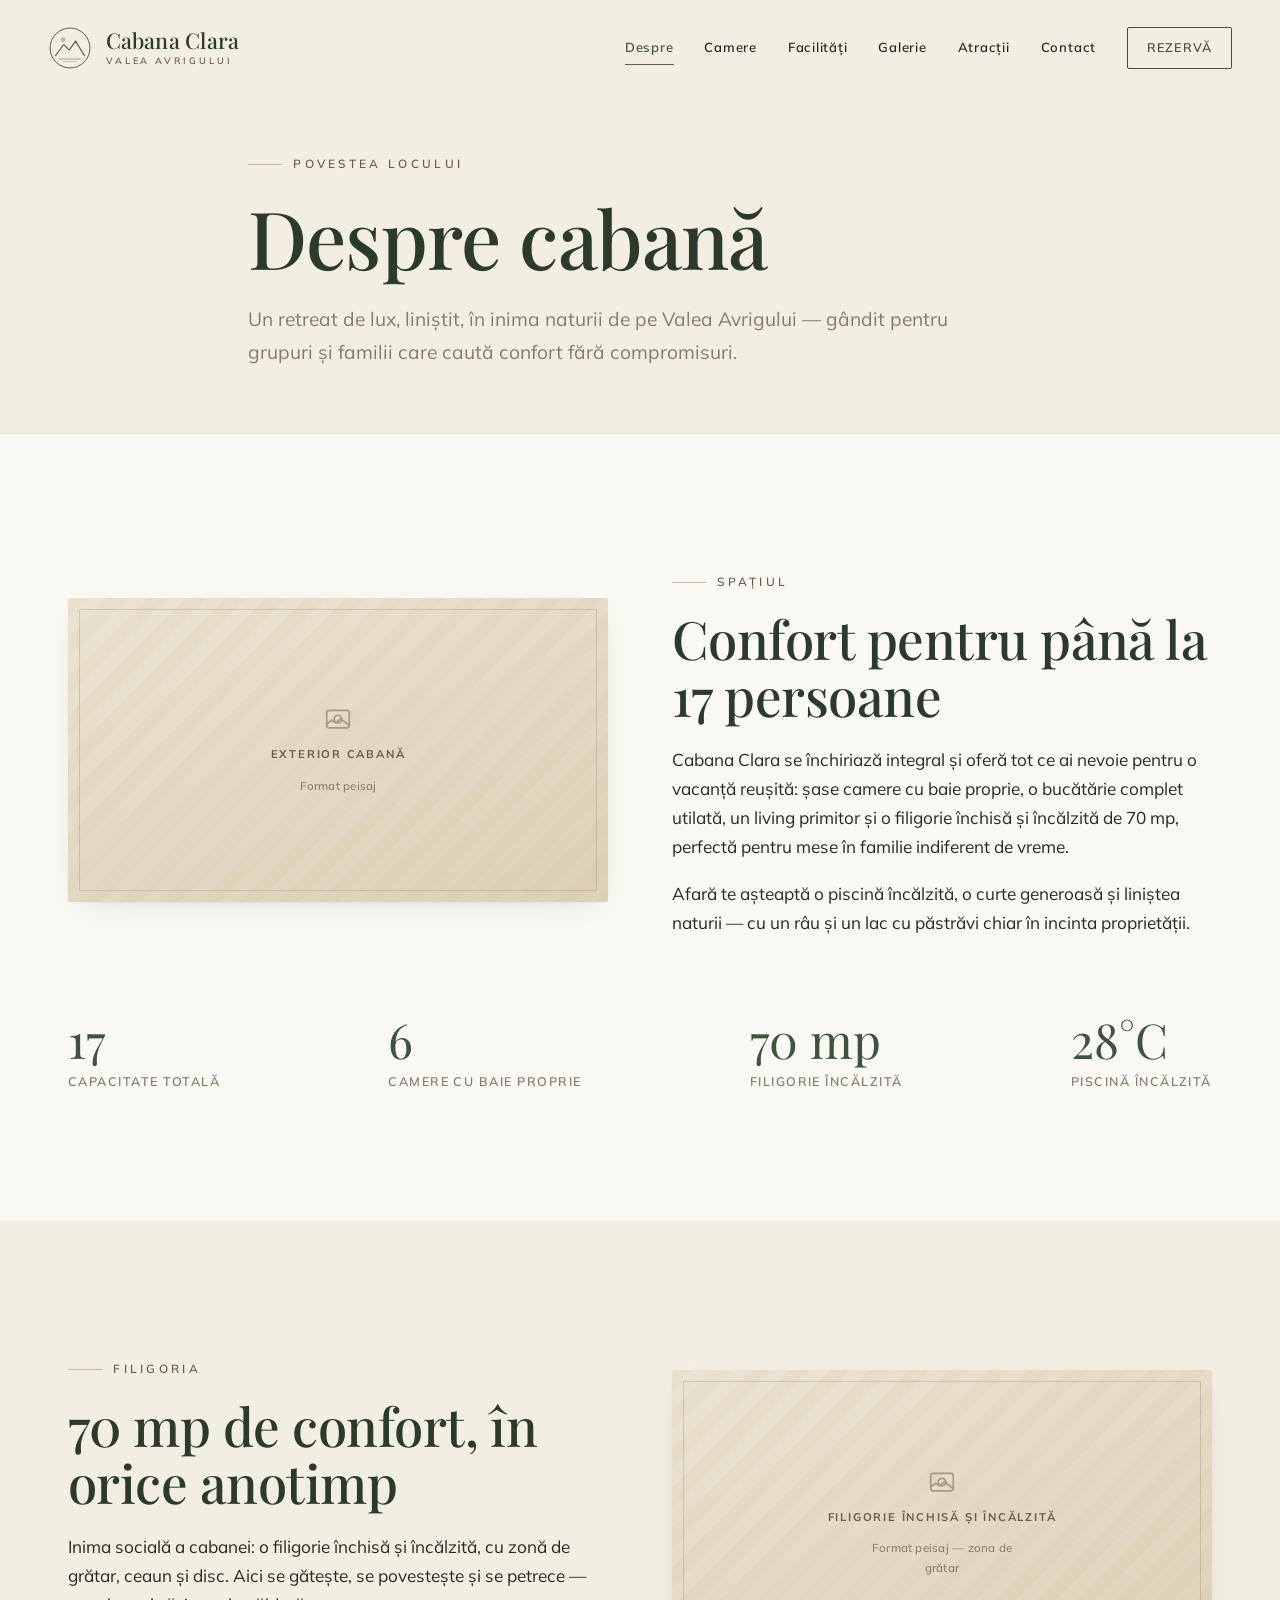
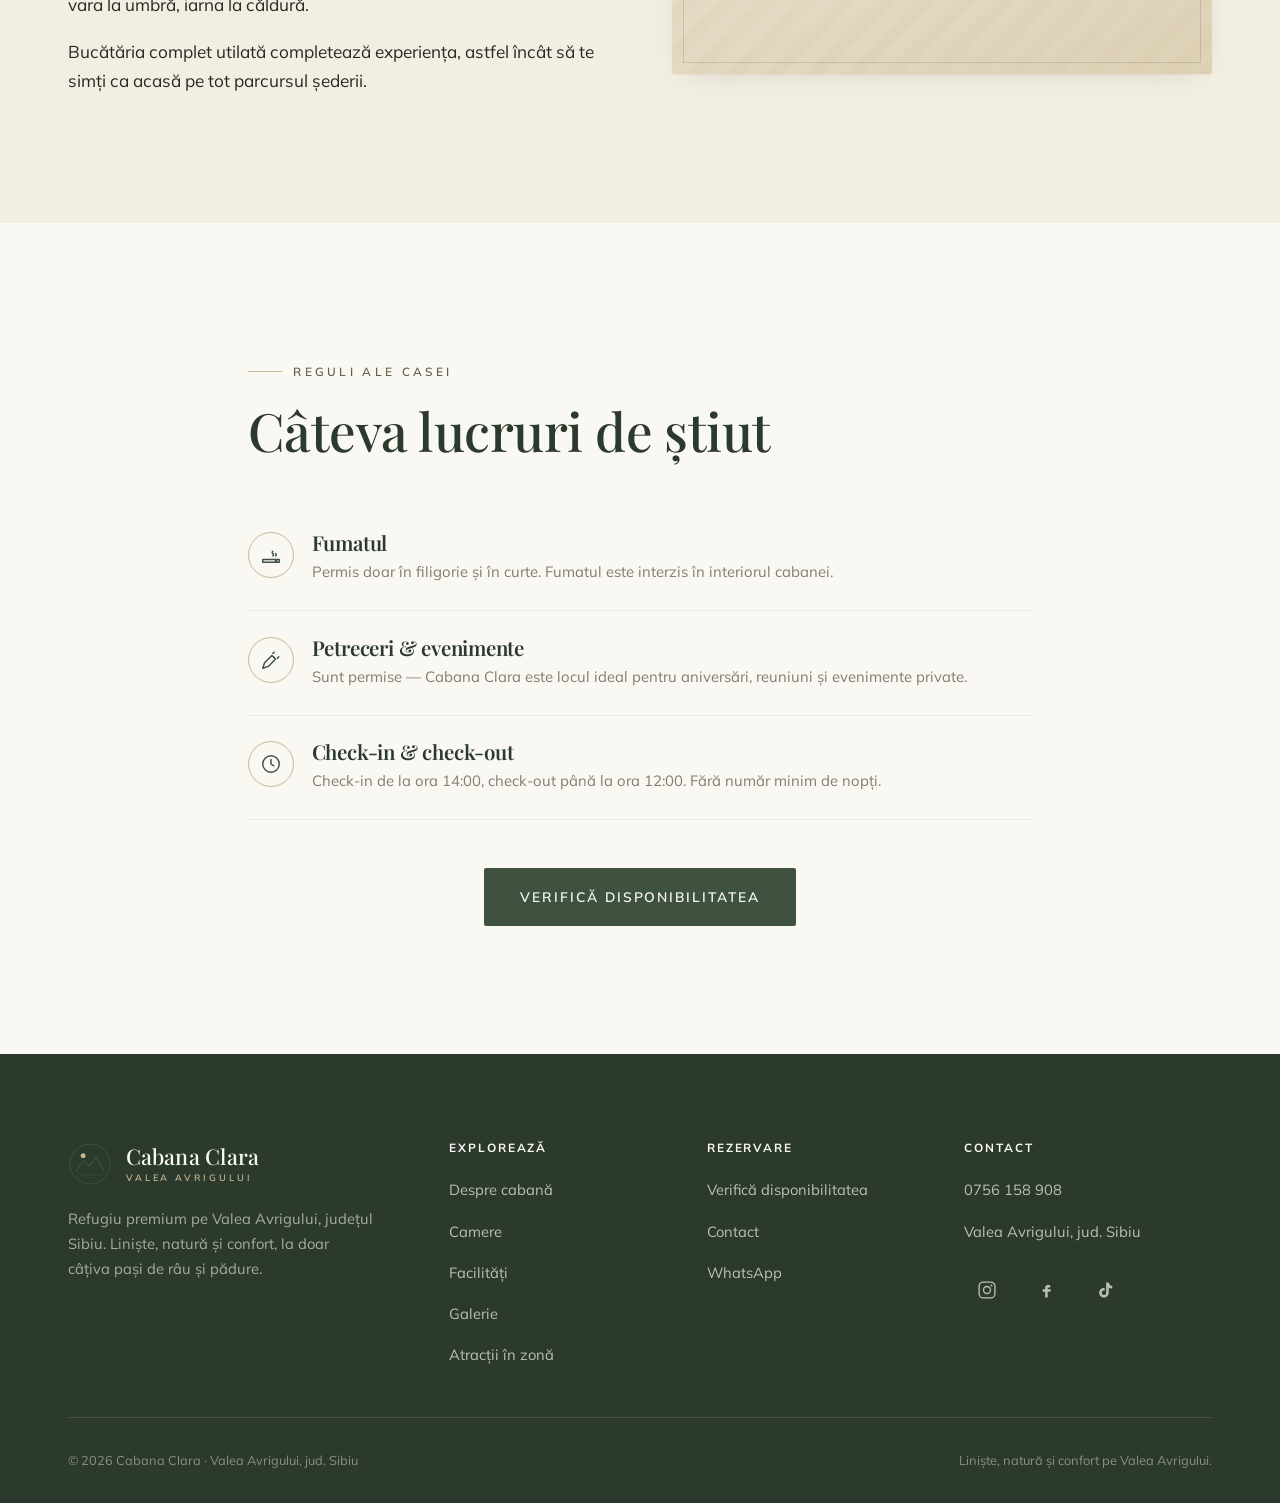
<file: despre.html>
<!DOCTYPE html>
<html lang="ro">
<head>
<meta charset="UTF-8">
<meta name="viewport" content="width=device-width, initial-scale=1">
<title>Despre cabană — Cabana Clara, Valea Avrigului | Cazare Sibiu</title>
<meta name="description" content="Despre Cabana Clara: 6 camere cu baie proprie, capacitate 17 persoane, bucătărie utilată, filigorie închisă și încălzită de 70 mp, piscină și curte spațioasă pe Valea Avrigului.">
<meta name="robots" content="index, follow">
<link rel="canonical" href="https://cabanaclara.ro/despre.html">
<meta name="theme-color" content="#3f5240">
<meta property="og:type" content="website">
<meta property="og:locale" content="ro_RO">
<meta property="og:site_name" content="Cabana Clara">
<meta property="og:title" content="Despre cabană — Cabana Clara, Valea Avrigului | Cazare Sibiu">
<meta property="og:description" content="Despre Cabana Clara: 6 camere cu baie proprie, capacitate 17 persoane, bucătărie utilată, filigorie închisă și încălzită de 70 mp, piscină și curte spațioasă pe Valea Avrigului.">
<meta property="og:url" content="https://cabanaclara.ro/despre.html">
<meta property="og:image" content="https://cabanaclara.ro/assets/img/og-cover.jpg">
<meta name="twitter:card" content="summary_large_image">
<meta name="twitter:title" content="Despre cabană — Cabana Clara, Valea Avrigului | Cazare Sibiu">
<meta name="twitter:description" content="Despre Cabana Clara: 6 camere cu baie proprie, capacitate 17 persoane, bucătărie utilată, filigorie închisă și încălzită de 70 mp, piscină și curte spațioasă pe Valea Avrigului.">
<meta name="twitter:image" content="https://cabanaclara.ro/assets/img/og-cover.jpg">
<link rel="preconnect" href="https://fonts.googleapis.com">
<link rel="preconnect" href="https://fonts.gstatic.com" crossorigin>
<link href="https://fonts.googleapis.com/css2?family=Playfair+Display:ital,wght@0,400;0,500;0,600;1,400;1,500&family=Mulish:wght@300;400;500;600;700&display=swap" rel="stylesheet">
<link rel="stylesheet" href="assets/css/style.css">

</head>
<body>
<header class="site-header">
  <a class="brand" href="index.html" aria-label="Cabana Clara — acasă">
  <svg class="brand__mark" viewBox="0 0 64 64" fill="none" aria-hidden="true">
  <circle class="mark-stroke" cx="32" cy="32" r="29" stroke="#3f5240" stroke-width="1.3"/>
  <circle class="mark-fill" cx="22" cy="20" r="3.6" fill="#c9b896"/>
  <path class="mark-stroke" d="M11 43 L23 27 L31 35 L40 22 L53 43" stroke="#3f5240" stroke-width="1.5" stroke-linejoin="round" stroke-linecap="round"/>
  <path class="mark-stroke" d="M16 48 H48" stroke="#3f5240" stroke-width="1.2" opacity=".55" stroke-linecap="round"/>
  <path class="mark-stroke" d="M22 51.5 H42" stroke="#3f5240" stroke-width="1.2" opacity=".32" stroke-linecap="round"/>
</svg>
  <span class="brand__text"><span class="brand__name">Cabana Clara</span><span class="brand__sub">Valea Avrigului</span></span>
</a>
  <nav class="nav" id="nav" aria-label="Navigare principală">
      <a class="nav__link is-active" href="despre.html">Despre</a>
      <a class="nav__link" href="camere.html">Camere</a>
      <a class="nav__link" href="facilitati.html">Facilități</a>
      <a class="nav__link" href="galerie.html">Galerie</a>
      <a class="nav__link" href="atractii.html">Atracții</a>
      <a class="nav__link" href="contact.html">Contact</a>
      <a class="nav__cta" href="rezervari.html">Rezervă</a>
  </nav>
  <button class="burger" aria-label="Meniu" aria-expanded="false" aria-controls="nav"><span></span><span></span><span></span></button>
</header>
<main id="main">

<section class="page-hero">
  <div class="container container--narrow">
    <span class="eyebrow">Povestea locului</span>
    <h1>Despre cabană</h1>
    <p class="lede">Un retreat de lux, liniștit, în inima naturii de pe Valea Avrigului — gândit pentru grupuri și familii care caută confort fără compromisuri.</p>
  </div>
</section>

<section class="section">
  <div class="container">
    <div class="split">
      <div class="split__media reveal"><div class="figure"><div class="photo-slot photo-slot--wide" role="img" aria-label="Exterior cabană">
  <svg class="photo-slot__icon" viewBox="0 0 24 24" fill="none" stroke="currentColor" stroke-width="1.4" stroke-linecap="round" stroke-linejoin="round"><rect x="3" y="5" width="18" height="14" rx="2"/><circle cx="12" cy="12" r="3"/><path d="M3 16l4-3 3 2 4-3 7 5"/></svg>
  <span class="photo-slot__label">Exterior cabană</span><span class="photo-slot__hint">Format peisaj</span>
</div></div></div>
      <div class="split__body reveal" data-d="1">
        <span class="eyebrow">Spațiul</span>
        <h2>Confort pentru până la 17 persoane</h2>
        <p>Cabana Clara se închiriază integral și oferă tot ce ai nevoie pentru o vacanță reușită: șase camere cu baie proprie, o bucătărie complet utilată, un living primitor și o filigorie închisă și încălzită de 70 mp, perfectă pentru mese în familie indiferent de vreme.</p>
        <p>Afară te așteaptă o piscină încălzită, o curte generoasă și liniștea naturii — cu un râu și un lac cu păstrăvi chiar în incinta proprietății.</p>
      </div>
    </div>
    <div class="stats" style="margin-top:clamp(3rem,6vw,5rem);justify-content:space-between">
      <div class="stat"><div class="stat__num">17</div><div class="stat__label">Capacitate totală</div></div>
      <div class="stat"><div class="stat__num">6</div><div class="stat__label">Camere cu baie proprie</div></div>
      <div class="stat"><div class="stat__num">70 mp</div><div class="stat__label">Filigorie încălzită</div></div>
      <div class="stat"><div class="stat__num">28°C</div><div class="stat__label">Piscină încălzită</div></div>
    </div>
  </div>
</section>

<section class="section section--cream">
  <div class="container">
    <div class="split split--reverse">
      <div class="split__media reveal"><div class="figure"><div class="photo-slot photo-slot--wide" role="img" aria-label="Filigorie închisă și încălzită">
  <svg class="photo-slot__icon" viewBox="0 0 24 24" fill="none" stroke="currentColor" stroke-width="1.4" stroke-linecap="round" stroke-linejoin="round"><rect x="3" y="5" width="18" height="14" rx="2"/><circle cx="12" cy="12" r="3"/><path d="M3 16l4-3 3 2 4-3 7 5"/></svg>
  <span class="photo-slot__label">Filigorie închisă și încălzită</span><span class="photo-slot__hint">Format peisaj — zona de grătar</span>
</div></div></div>
      <div class="split__body reveal" data-d="1">
        <span class="eyebrow">Filigoria</span>
        <h2>70 mp de confort, în orice anotimp</h2>
        <p>Inima socială a cabanei: o filigorie închisă și încălzită, cu zonă de grătar, ceaun și disc. Aici se gătește, se povestește și se petrece — vara la umbră, iarna la căldură.</p>
        <p>Bucătăria complet utilată completează experiența, astfel încât să te simți ca acasă pe tot parcursul șederii.</p>
      </div>
    </div>
  </div>
</section>

<section class="section">
  <div class="container container--narrow">
    <div class="section-head reveal">
      <span class="eyebrow">Reguli ale casei</span>
      <h2>Câteva lucruri de știut</h2>
    </div>
    <div class="mt-lg">
      <div class="feature reveal"><div class="feature__ic"><svg viewBox="0 0 24 24" fill="none" stroke="currentColor" stroke-width="1.6" stroke-linecap="round" stroke-linejoin="round"><path d="M3 17h14v3H3zM18 17h3v3h-3z"/><path d="M14 13c1-.6 1-2 0-2.6-1-.6-1-2 0-2.4M17 13c1-.6 1-2 0-2.6"/></svg></div><div><h4>Fumatul</h4><p>Permis doar în filigorie și în curte. Fumatul este interzis în interiorul cabanei.</p></div></div>
      <div class="feature reveal" data-d="1"><div class="feature__ic"><svg viewBox="0 0 24 24" fill="none" stroke="currentColor" stroke-width="1.6" stroke-linecap="round" stroke-linejoin="round"><path d="M3 21l6-2 8-8-4-4-8 8-2 6z"/><path d="M14 5l1.5-1.5M19 10l1.5-1.5M15 9l1 1"/></svg></div><div><h4>Petreceri & evenimente</h4><p>Sunt permise — Cabana Clara este locul ideal pentru aniversări, reuniuni și evenimente private.</p></div></div>
      <div class="feature reveal" data-d="2"><div class="feature__ic"><svg viewBox="0 0 24 24" fill="none" stroke="currentColor" stroke-width="1.6" stroke-linecap="round" stroke-linejoin="round"><circle cx="12" cy="12" r="9"/><path d="M12 7v5l3 2"/></svg></div><div><h4>Check-in & check-out</h4><p>Check-in de la ora 14:00, check-out până la ora 12:00. Fără număr minim de nopți.</p></div></div>
    </div>
    <div class="center mt-lg"><a class="btn btn--solid btn--lg" href="rezervari.html">Verifică disponibilitatea</a></div>
  </div>
</section>
</main>
<footer class="site-footer">
  <div class="container">
    <div class="footer-grid">
      <div class="footer-brand">
        <div class="brand">
  <svg class="brand__mark" viewBox="0 0 64 64" fill="none" aria-hidden="true">
  <circle class="mark-stroke" cx="32" cy="32" r="29" stroke="#3f5240" stroke-width="1.3"/>
  <circle class="mark-fill" cx="22" cy="20" r="3.6" fill="#c9b896"/>
  <path class="mark-stroke" d="M11 43 L23 27 L31 35 L40 22 L53 43" stroke="#3f5240" stroke-width="1.5" stroke-linejoin="round" stroke-linecap="round"/>
  <path class="mark-stroke" d="M16 48 H48" stroke="#3f5240" stroke-width="1.2" opacity=".55" stroke-linecap="round"/>
  <path class="mark-stroke" d="M22 51.5 H42" stroke="#3f5240" stroke-width="1.2" opacity=".32" stroke-linecap="round"/>
</svg>
  <span class="brand__text"><span class="brand__name">Cabana Clara</span><span class="brand__sub">Valea Avrigului</span></span>
</div>
        <p>Refugiu premium pe Valea Avrigului, județul Sibiu. Liniște, natură și confort, la doar câțiva pași de râu și pădure.</p>
      </div>
      <div class="footer-col">
        <h4>Explorează</h4>
        <ul>
          <li><a href="despre.html">Despre cabană</a></li>
          <li><a href="camere.html">Camere</a></li>
          <li><a href="facilitati.html">Facilități</a></li>
          <li><a href="galerie.html">Galerie</a></li>
          <li><a href="atractii.html">Atracții în zonă</a></li>
        </ul>
      </div>
      <div class="footer-col">
        <h4>Rezervare</h4>
        <ul>
          <li><a href="rezervari.html">Verifică disponibilitatea</a></li>
          <li><a href="contact.html">Contact</a></li>
          <li><a href="https://wa.me/40756158908" target="_blank" rel="noopener">WhatsApp</a></li>
        </ul>
      </div>
      <div class="footer-col">
        <h4>Contact</h4>
        <ul>
          <li><a href="tel:+40756158908">0756 158 908</a></li>
          <li><a href="https://maps.app.goo.gl/qgHL7GKw6tgucsxx8" target="_blank" rel="noopener">Valea Avrigului, jud. Sibiu</a></li>
        </ul>
        <div class="socials" style="margin-top:1.4rem">
          <a href="https://www.instagram.com/cabana_clara/" target="_blank" rel="noopener" aria-label="Instagram"><svg viewBox="0 0 24 24" fill="none" stroke="currentColor" stroke-width="1.6"><rect x="2.5" y="2.5" width="19" height="19" rx="5"/><circle cx="12" cy="12" r="4.2"/><circle cx="17.4" cy="6.6" r="1.1" fill="currentColor" stroke="none"/></svg></a>
          <a href="https://www.facebook.com/p/Cabana-Clara-100093203701021/" target="_blank" rel="noopener" aria-label="Facebook"><svg viewBox="0 0 24 24" fill="currentColor"><path d="M14 9h3V6h-3c-1.66 0-3 1.34-3 3v2H8v3h3v7h3v-7h3l1-3h-4V9z"/></svg></a>
          <a href="https://www.tiktok.com/@cabanaclara2026" target="_blank" rel="noopener" aria-label="TikTok"><svg viewBox="0 0 24 24" fill="currentColor"><path d="M16.5 3c.4 2.3 1.9 4 4.2 4.3v3c-1.6 0-3.1-.5-4.2-1.3v6.3c0 3.2-2.6 5.7-5.7 5.7S5 18.5 5 15.3s2.6-5.7 5.7-5.7c.3 0 .6 0 .9.06v3.1a2.7 2.7 0 0 0-.9-.16 2.7 2.7 0 1 0 2.7 2.7V3h3.1z"/></svg></a>
        </div>
      </div>
    </div>
    <div class="footer-bottom">
      <span>© <span id="year">2026</span> Cabana Clara · Valea Avrigului, jud. Sibiu</span>
      <span>Liniște, natură și confort pe Valea Avrigului.</span>
    </div>
  </div>
</footer>

<script src="assets/js/main.js"></script>

</body>
</html>
</file>
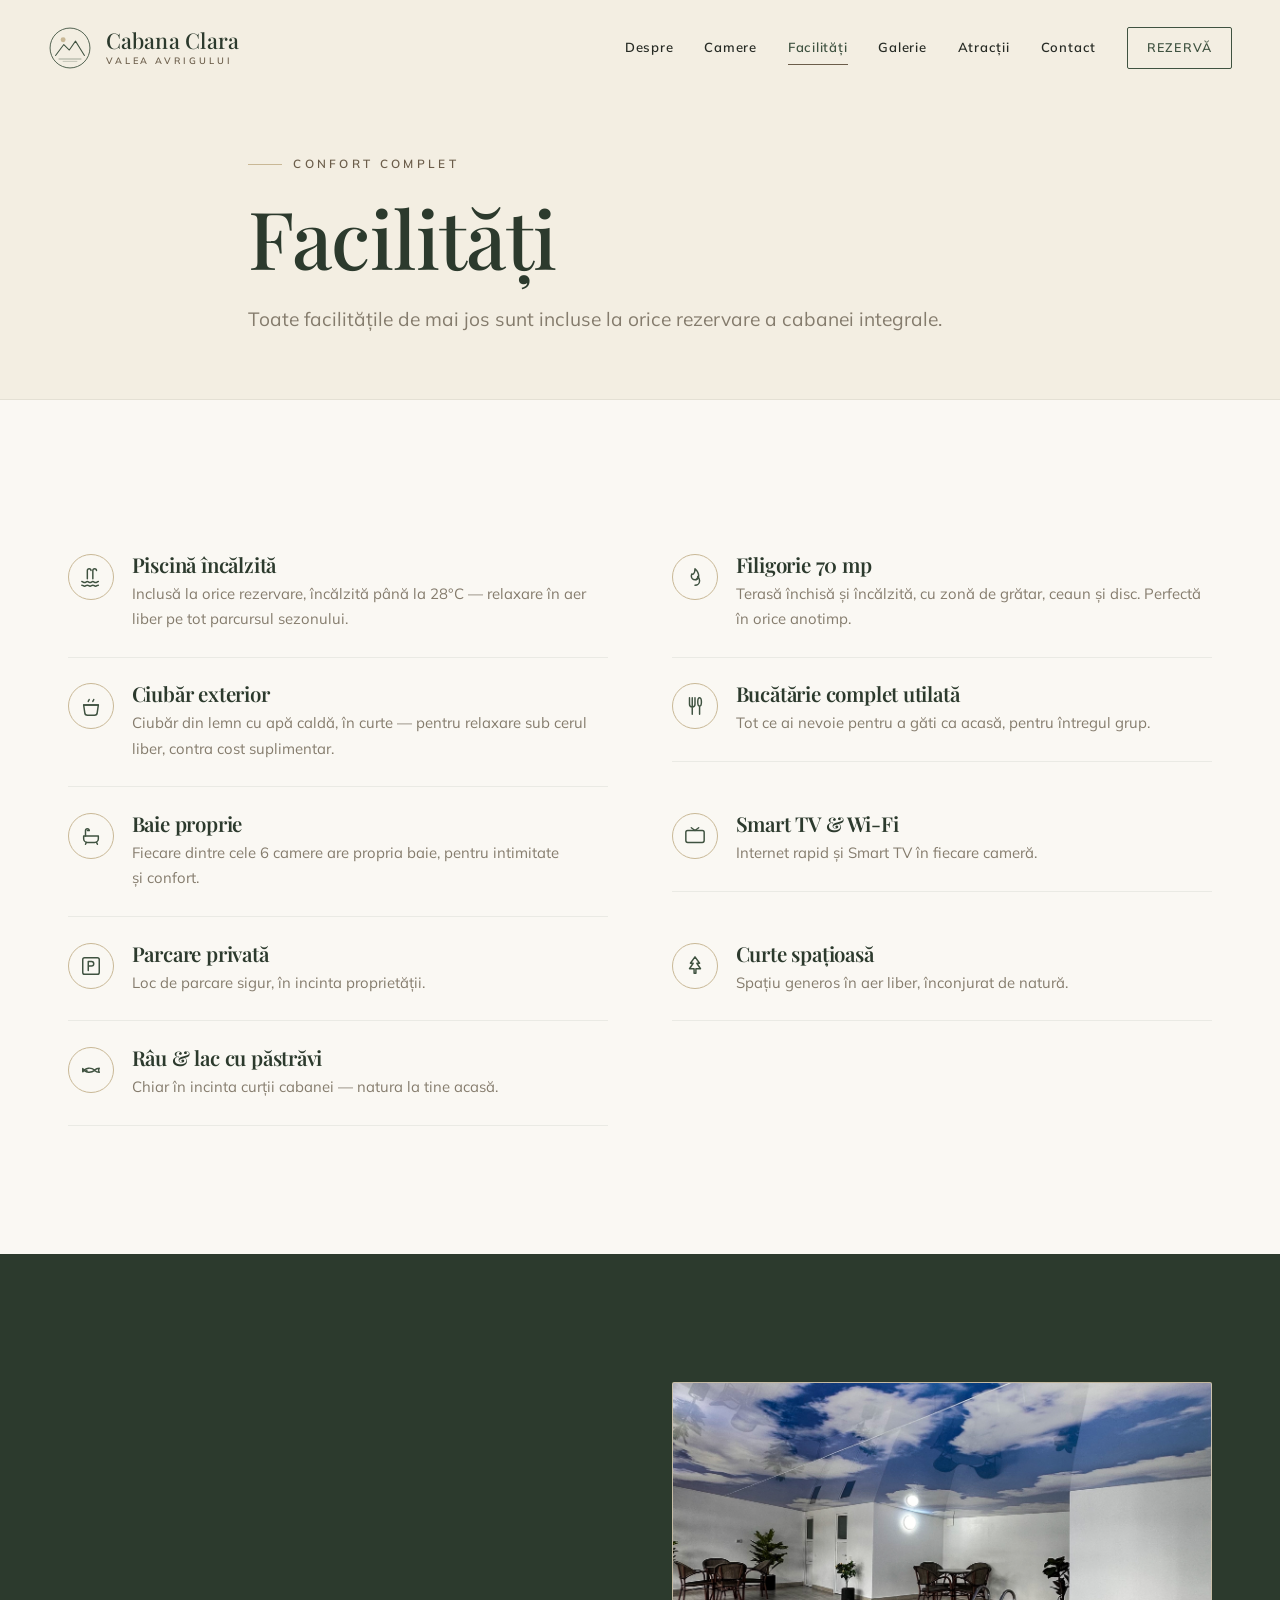
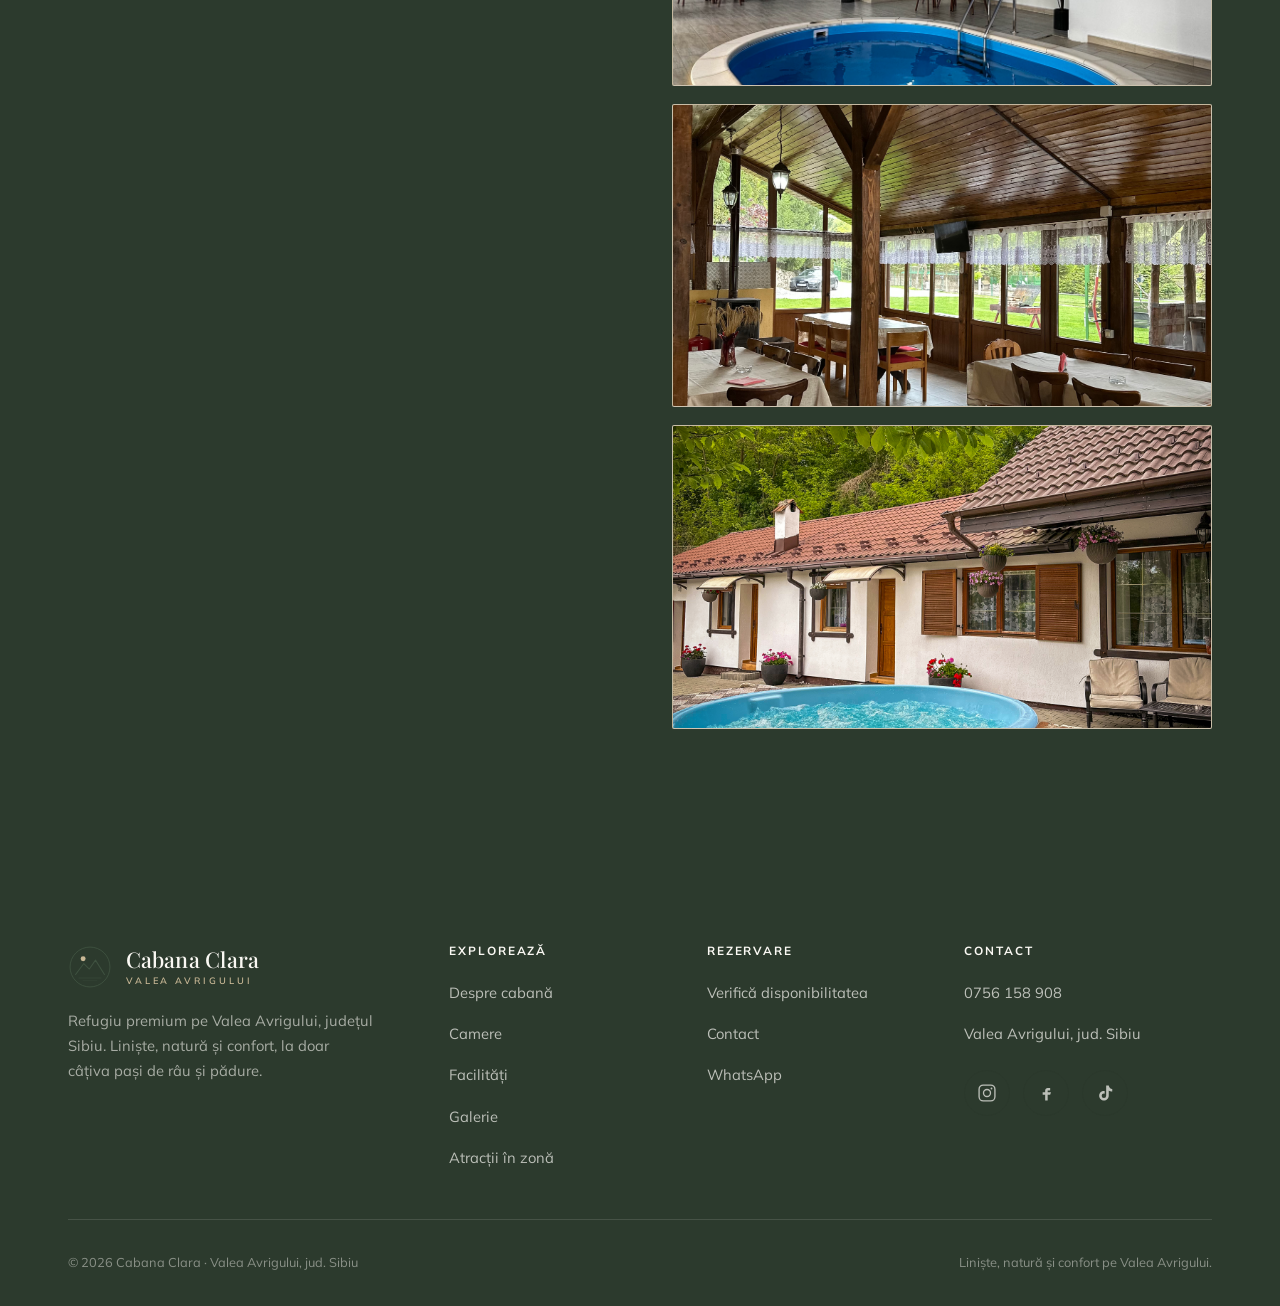
<file: facilitati.html>
<!DOCTYPE html>
<html lang="ro">
<head>
<meta charset="UTF-8">
<meta name="viewport" content="width=device-width, initial-scale=1">
<title>Facilități — Cabana Clara, cabană cu piscină Avrig | Valea Avrigului</title>
<meta name="description" content="Facilitățile Cabanei Clara: piscină încălzită la 28°C, filigorie închisă și încălzită de 70 mp, zonă de grătar, bucătărie utilată, Smart TV, Wi-Fi, parcare privată și curte spațioasă.">
<meta name="robots" content="index, follow">
<link rel="canonical" href="https://cabanaclara.ro/facilitati.html">
<meta name="theme-color" content="#3f5240">
<meta property="og:type" content="website">
<meta property="og:locale" content="ro_RO">
<meta property="og:site_name" content="Cabana Clara">
<meta property="og:title" content="Facilități — Cabana Clara, cabană cu piscină Avrig | Valea Avrigului">
<meta property="og:description" content="Facilitățile Cabanei Clara: piscină încălzită la 28°C, filigorie închisă și încălzită de 70 mp, zonă de grătar, bucătărie utilată, Smart TV, Wi-Fi, parcare privată și curte spațioasă.">
<meta property="og:url" content="https://cabanaclara.ro/facilitati.html">
<meta property="og:image" content="https://cabanaclara.ro/assets/img/og-cover.jpg">
<meta name="twitter:card" content="summary_large_image">
<meta name="twitter:title" content="Facilități — Cabana Clara, cabană cu piscină Avrig | Valea Avrigului">
<meta name="twitter:description" content="Facilitățile Cabanei Clara: piscină încălzită la 28°C, filigorie închisă și încălzită de 70 mp, zonă de grătar, bucătărie utilată, Smart TV, Wi-Fi, parcare privată și curte spațioasă.">
<meta name="twitter:image" content="https://cabanaclara.ro/assets/img/og-cover.jpg">
<link rel="preconnect" href="https://fonts.googleapis.com">
<link rel="preconnect" href="https://fonts.gstatic.com" crossorigin>
<link href="https://fonts.googleapis.com/css2?family=Playfair+Display:ital,wght@0,400;0,500;0,600;1,400;1,500&family=Mulish:wght@300;400;500;600;700&display=swap" rel="stylesheet">
<link rel="stylesheet" href="assets/css/style.css">

</head>
<body>
<header class="site-header">
  <a class="brand" href="index.html" aria-label="Cabana Clara — acasă">
  <svg class="brand__mark" viewBox="0 0 64 64" fill="none" aria-hidden="true">
  <circle class="mark-stroke" cx="32" cy="32" r="29" stroke="#3f5240" stroke-width="1.3"/>
  <circle class="mark-fill" cx="22" cy="20" r="3.6" fill="#c9b896"/>
  <path class="mark-stroke" d="M11 43 L23 27 L31 35 L40 22 L53 43" stroke="#3f5240" stroke-width="1.5" stroke-linejoin="round" stroke-linecap="round"/>
  <path class="mark-stroke" d="M16 48 H48" stroke="#3f5240" stroke-width="1.2" opacity=".55" stroke-linecap="round"/>
  <path class="mark-stroke" d="M22 51.5 H42" stroke="#3f5240" stroke-width="1.2" opacity=".32" stroke-linecap="round"/>
</svg>
  <span class="brand__text"><span class="brand__name">Cabana Clara</span><span class="brand__sub">Valea Avrigului</span></span>
</a>
  <nav class="nav" id="nav" aria-label="Navigare principală">
      <a class="nav__link" href="despre.html">Despre</a>
      <a class="nav__link" href="camere.html">Camere</a>
      <a class="nav__link is-active" href="facilitati.html">Facilități</a>
      <a class="nav__link" href="galerie.html">Galerie</a>
      <a class="nav__link" href="atractii.html">Atracții</a>
      <a class="nav__link" href="contact.html">Contact</a>
      <a class="nav__cta" href="rezervari.html">Rezervă</a>
  </nav>
  <button class="burger" aria-label="Meniu" aria-expanded="false" aria-controls="nav"><span></span><span></span><span></span></button>
</header>
<main id="main">

<section class="page-hero">
  <div class="container container--narrow">
    <span class="eyebrow">Confort complet</span>
    <h1>Facilități</h1>
    <p class="lede">Toate facilitățile de mai jos sunt incluse la orice rezervare a cabanei integrale.</p>
  </div>
</section>
<section class="section">
  <div class="container">
    <div class="amenity-grid">
      <div class="reveal" data-d="0"><div class="feature"><div class="feature__ic"><svg viewBox="0 0 24 24" fill="none" stroke="currentColor" stroke-width="1.6" stroke-linecap="round" stroke-linejoin="round"><path d="M2 17c1.5 0 1.5 1 3 1s1.5-1 3-1 1.5 1 3 1 1.5-1 3-1 1.5 1 3 1 1.5-1 3-1"/><path d="M2 21c1.5 0 1.5 1 3 1s1.5-1 3-1 1.5 1 3 1 1.5-1 3-1 1.5 1 3 1 1.5-1 3-1"/><path d="M8 14V5a2 2 0 0 1 4 0M14 14V5a2 2 0 0 1 4 0"/></svg></div><div><h4>Piscină încălzită</h4><p>Inclusă la orice rezervare, încălzită până la 28°C — relaxare în aer liber pe tot parcursul sezonului.</p></div></div></div>
<div class="reveal" data-d="1"><div class="feature"><div class="feature__ic"><svg viewBox="0 0 24 24" fill="none" stroke="currentColor" stroke-width="1.6" stroke-linecap="round" stroke-linejoin="round"><path d="M12 3s4 3.5 4 8a4 4 0 0 1-8 0c0-1 .3-1.8.7-2.5C9 10 12 9 12 3z"/><path d="M12 21a5 5 0 0 0 5-5c0-2-1-3.5-2-4.5.2 2-1 3-2 3.5"/></svg></div><div><h4>Filigorie 70 mp</h4><p>Terasă închisă și încălzită, cu zonă de grătar, ceaun și disc. Perfectă în orice anotimp.</p></div></div></div>
<div class="reveal" data-d="0"><div class="feature"><div class="feature__ic"><svg viewBox="0 0 24 24" fill="none" stroke="currentColor" stroke-width="1.6" stroke-linecap="round" stroke-linejoin="round"><path d="M4 11h16l-1.2 8.2a3 3 0 0 1-3 2.8H8.2a3 3 0 0 1-3-2.8z"/><path d="M4 11h16"/><path d="M9 7c0-1 1-1 1-2M14 7c0-1 1-1 1-2"/></svg></div><div><h4>Ciubăr exterior</h4><p>Ciubăr din lemn cu apă caldă, în curte — pentru relaxare sub cerul liber, contra cost suplimentar.</p></div></div></div>
<div class="reveal" data-d="0"><div class="feature"><div class="feature__ic"><svg viewBox="0 0 24 24" fill="none" stroke="currentColor" stroke-width="1.6" stroke-linecap="round" stroke-linejoin="round"><path d="M6 3v7a3 3 0 0 0 6 0V3M9 3v18M17 3c-1.5 0-2 2-2 4.5S15.5 12 17 12s2-2 2-4.5S18.5 3 17 3zM17 12v9"/></svg></div><div><h4>Bucătărie complet utilată</h4><p>Tot ce ai nevoie pentru a găti ca acasă, pentru întregul grup.</p></div></div></div>
<div class="reveal" data-d="1"><div class="feature"><div class="feature__ic"><svg viewBox="0 0 24 24" fill="none" stroke="currentColor" stroke-width="1.6" stroke-linecap="round" stroke-linejoin="round"><path d="M4 12h16v3a4 4 0 0 1-4 4H8a4 4 0 0 1-4-4v-3z"/><path d="M6 12V6a2 2 0 0 1 2-2 2 2 0 0 1 2 2"/><path d="M8 6h2"/><path d="M7 19l-1 2M18 19l1 2"/></svg></div><div><h4>Baie proprie</h4><p>Fiecare dintre cele 6 camere are propria baie, pentru intimitate și confort.</p></div></div></div>
<div class="reveal" data-d="0"><div class="feature"><div class="feature__ic"><svg viewBox="0 0 24 24" fill="none" stroke="currentColor" stroke-width="1.6" stroke-linecap="round" stroke-linejoin="round"><rect x="2" y="6" width="20" height="13" rx="2"/><path d="M8 3l4 3 4-3"/></svg></div><div><h4>Smart TV & Wi-Fi</h4><p>Internet rapid și Smart TV în fiecare cameră.</p></div></div></div>
<div class="reveal" data-d="1"><div class="feature"><div class="feature__ic"><svg viewBox="0 0 24 24" fill="none" stroke="currentColor" stroke-width="1.6" stroke-linecap="round" stroke-linejoin="round"><rect x="3" y="3" width="18" height="18" rx="2"/><path d="M9 17V7h3.5a2.5 2.5 0 0 1 0 5H9"/></svg></div><div><h4>Parcare privată</h4><p>Loc de parcare sigur, în incinta proprietății.</p></div></div></div>
<div class="reveal" data-d="0"><div class="feature"><div class="feature__ic"><svg viewBox="0 0 24 24" fill="none" stroke="currentColor" stroke-width="1.6" stroke-linecap="round" stroke-linejoin="round"><path d="M12 2 7 9h3l-4 6h5v5h2v-5h5l-4-6h3z"/></svg></div><div><h4>Curte spațioasă</h4><p>Spațiu generos în aer liber, înconjurat de natură.</p></div></div></div>
<div class="reveal" data-d="1"><div class="feature"><div class="feature__ic"><svg viewBox="0 0 24 24" fill="none" stroke="currentColor" stroke-width="1.6" stroke-linecap="round" stroke-linejoin="round"><path d="M3 14c3-5 9-5 13-2 1.5-1.5 3-2 5-2-1 1.5-1 3 0 4.5-2 0-3.5-.5-5-2-4 3-10 3-13-2z"/><circle cx="7" cy="13" r=".6" fill="currentColor"/></svg></div><div><h4>Râu & lac cu păstrăvi</h4><p>Chiar în incinta curții cabanei — natura la tine acasă.</p></div></div></div>
    </div>
  </div>
</section>
<section class="section section--forest">
  <div class="container">
    <div class="split">
      <div class="split__body reveal">
        <span class="eyebrow">Punctul forte</span>
        <h2>Piscină, ciubăr & filigorie de 70 mp</h2>
        <p>Trei spații care transformă orice ședere într-o experiență: o piscină încălzită până la 28°C, un ciubăr exterior din lemn și o filigorie închisă și încălzită, unde grătarul, ceaunul și discul sunt mereu pregătite.</p>
        <div class="info-row">
          <div class="info-chip" style="color:rgba(250,248,243,.85)"><svg viewBox="0 0 24 24" fill="none" stroke="currentColor" stroke-width="1.6" stroke-linecap="round" stroke-linejoin="round"><path d="M12 14V4a2 2 0 0 0-4 0v10a4 4 0 1 0 4 0z"/></svg> <span>Piscină <strong style="color:var(--sand)">28°C</strong></span></div>
          <div class="info-chip" style="color:rgba(250,248,243,.85)"><svg viewBox="0 0 24 24" fill="none" stroke="currentColor" stroke-width="1.6" stroke-linecap="round" stroke-linejoin="round"><path d="M4 11h16l-1.2 8.2a3 3 0 0 1-3 2.8H8.2a3 3 0 0 1-3-2.8z"/><path d="M4 11h16"/></svg> <span>Ciubăr <strong style="color:var(--sand)">exterior</strong></span></div>
          <div class="info-chip" style="color:rgba(250,248,243,.85)"><svg viewBox="0 0 24 24" fill="none" stroke="currentColor" stroke-width="1.6" stroke-linecap="round" stroke-linejoin="round"><path d="M12 3s4 3.5 4 8a4 4 0 0 1-8 0c0-1 .3-1.8.7-2.5C9 10 12 9 12 3z"/><path d="M12 21a5 5 0 0 0 5-5c0-2-1-3.5-2-4.5.2 2-1 3-2 3.5"/></svg> <span>Filigorie <strong style="color:var(--sand)">70 mp</strong></span></div>
        </div>
      </div>
      <div class="split__media reveal" data-d="1" style="display:flex; flex-direction:column; gap:clamp(.8rem,1.4vw,1.2rem)">
        <div class="photo-slot photo-slot--wide">
          <img src="assets/img/piscina-incalzita.jpeg" alt="Piscină interioară încălzită cu plafon decorat cu cer senin" loading="lazy">
        </div>
        <div class="photo-slot photo-slot--wide">
          <img src="assets/img/filigorie-galerie.jpeg" alt="Filigorie închisă și încălzită, cu mese și tavan din lemn" loading="lazy">
        </div>
        <div class="photo-slot photo-slot--wide">
          <img src="assets/img/ciubar-facilitati.jpeg" alt="Ciubăr exterior din lemn în curtea cabanei" loading="lazy">
        </div>
      </div>
    </div>
  </div>
</section>
</main>
<footer class="site-footer">
  <div class="container">
    <div class="footer-grid">
      <div class="footer-brand">
        <div class="brand">
  <svg class="brand__mark" viewBox="0 0 64 64" fill="none" aria-hidden="true">
  <circle class="mark-stroke" cx="32" cy="32" r="29" stroke="#3f5240" stroke-width="1.3"/>
  <circle class="mark-fill" cx="22" cy="20" r="3.6" fill="#c9b896"/>
  <path class="mark-stroke" d="M11 43 L23 27 L31 35 L40 22 L53 43" stroke="#3f5240" stroke-width="1.5" stroke-linejoin="round" stroke-linecap="round"/>
  <path class="mark-stroke" d="M16 48 H48" stroke="#3f5240" stroke-width="1.2" opacity=".55" stroke-linecap="round"/>
  <path class="mark-stroke" d="M22 51.5 H42" stroke="#3f5240" stroke-width="1.2" opacity=".32" stroke-linecap="round"/>
</svg>
  <span class="brand__text"><span class="brand__name">Cabana Clara</span><span class="brand__sub">Valea Avrigului</span></span>
</div>
        <p>Refugiu premium pe Valea Avrigului, județul Sibiu. Liniște, natură și confort, la doar câțiva pași de râu și pădure.</p>
      </div>
      <div class="footer-col">
        <h4>Explorează</h4>
        <ul>
          <li><a href="despre.html">Despre cabană</a></li>
          <li><a href="camere.html">Camere</a></li>
          <li><a href="facilitati.html">Facilități</a></li>
          <li><a href="galerie.html">Galerie</a></li>
          <li><a href="atractii.html">Atracții în zonă</a></li>
        </ul>
      </div>
      <div class="footer-col">
        <h4>Rezervare</h4>
        <ul>
          <li><a href="rezervari.html">Verifică disponibilitatea</a></li>
          <li><a href="contact.html">Contact</a></li>
          <li><a href="https://wa.me/40756158908" target="_blank" rel="noopener">WhatsApp</a></li>
        </ul>
      </div>
      <div class="footer-col">
        <h4>Contact</h4>
        <ul>
          <li><a href="tel:+40756158908">0756 158 908</a></li>
          <li><a href="https://maps.app.goo.gl/qgHL7GKw6tgucsxx8" target="_blank" rel="noopener">Valea Avrigului, jud. Sibiu</a></li>
        </ul>
        <div class="socials" style="margin-top:1.4rem">
          <a href="https://www.instagram.com/cabana_clara/" target="_blank" rel="noopener" aria-label="Instagram"><svg viewBox="0 0 24 24" fill="none" stroke="currentColor" stroke-width="1.6"><rect x="2.5" y="2.5" width="19" height="19" rx="5"/><circle cx="12" cy="12" r="4.2"/><circle cx="17.4" cy="6.6" r="1.1" fill="currentColor" stroke="none"/></svg></a>
          <a href="https://www.facebook.com/p/Cabana-Clara-100093203701021/" target="_blank" rel="noopener" aria-label="Facebook"><svg viewBox="0 0 24 24" fill="currentColor"><path d="M14 9h3V6h-3c-1.66 0-3 1.34-3 3v2H8v3h3v7h3v-7h3l1-3h-4V9z"/></svg></a>
          <a href="https://www.tiktok.com/@cabanaclara2026" target="_blank" rel="noopener" aria-label="TikTok"><svg viewBox="0 0 24 24" fill="currentColor"><path d="M16.5 3c.4 2.3 1.9 4 4.2 4.3v3c-1.6 0-3.1-.5-4.2-1.3v6.3c0 3.2-2.6 5.7-5.7 5.7S5 18.5 5 15.3s2.6-5.7 5.7-5.7c.3 0 .6 0 .9.06v3.1a2.7 2.7 0 0 0-.9-.16 2.7 2.7 0 1 0 2.7 2.7V3h3.1z"/></svg></a>
        </div>
      </div>
    </div>
    <div class="footer-bottom">
      <span>© <span id="year">2026</span> Cabana Clara · Valea Avrigului, jud. Sibiu</span>
      <span>Liniște, natură și confort pe Valea Avrigului.</span>
    </div>
  </div>
</footer>

<script src="assets/js/main.js"></script>

</body>
</html>
</file>
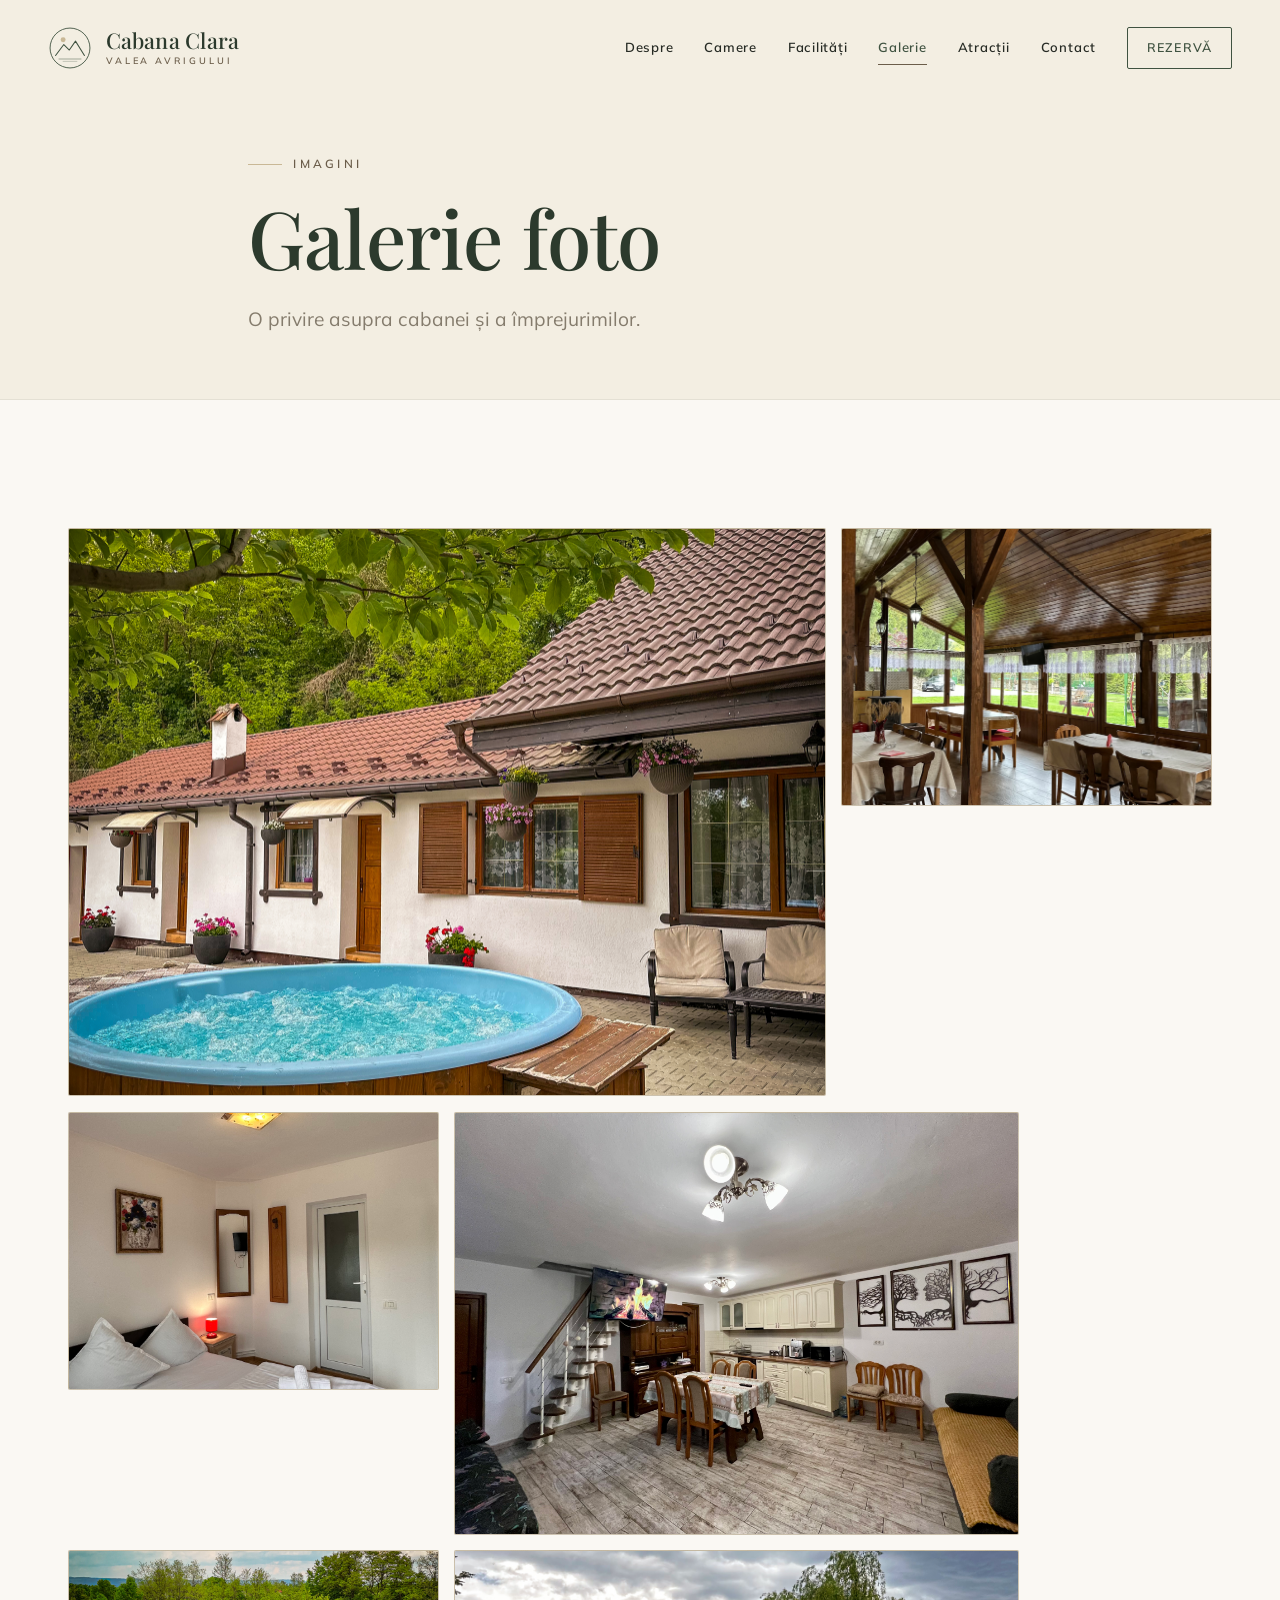
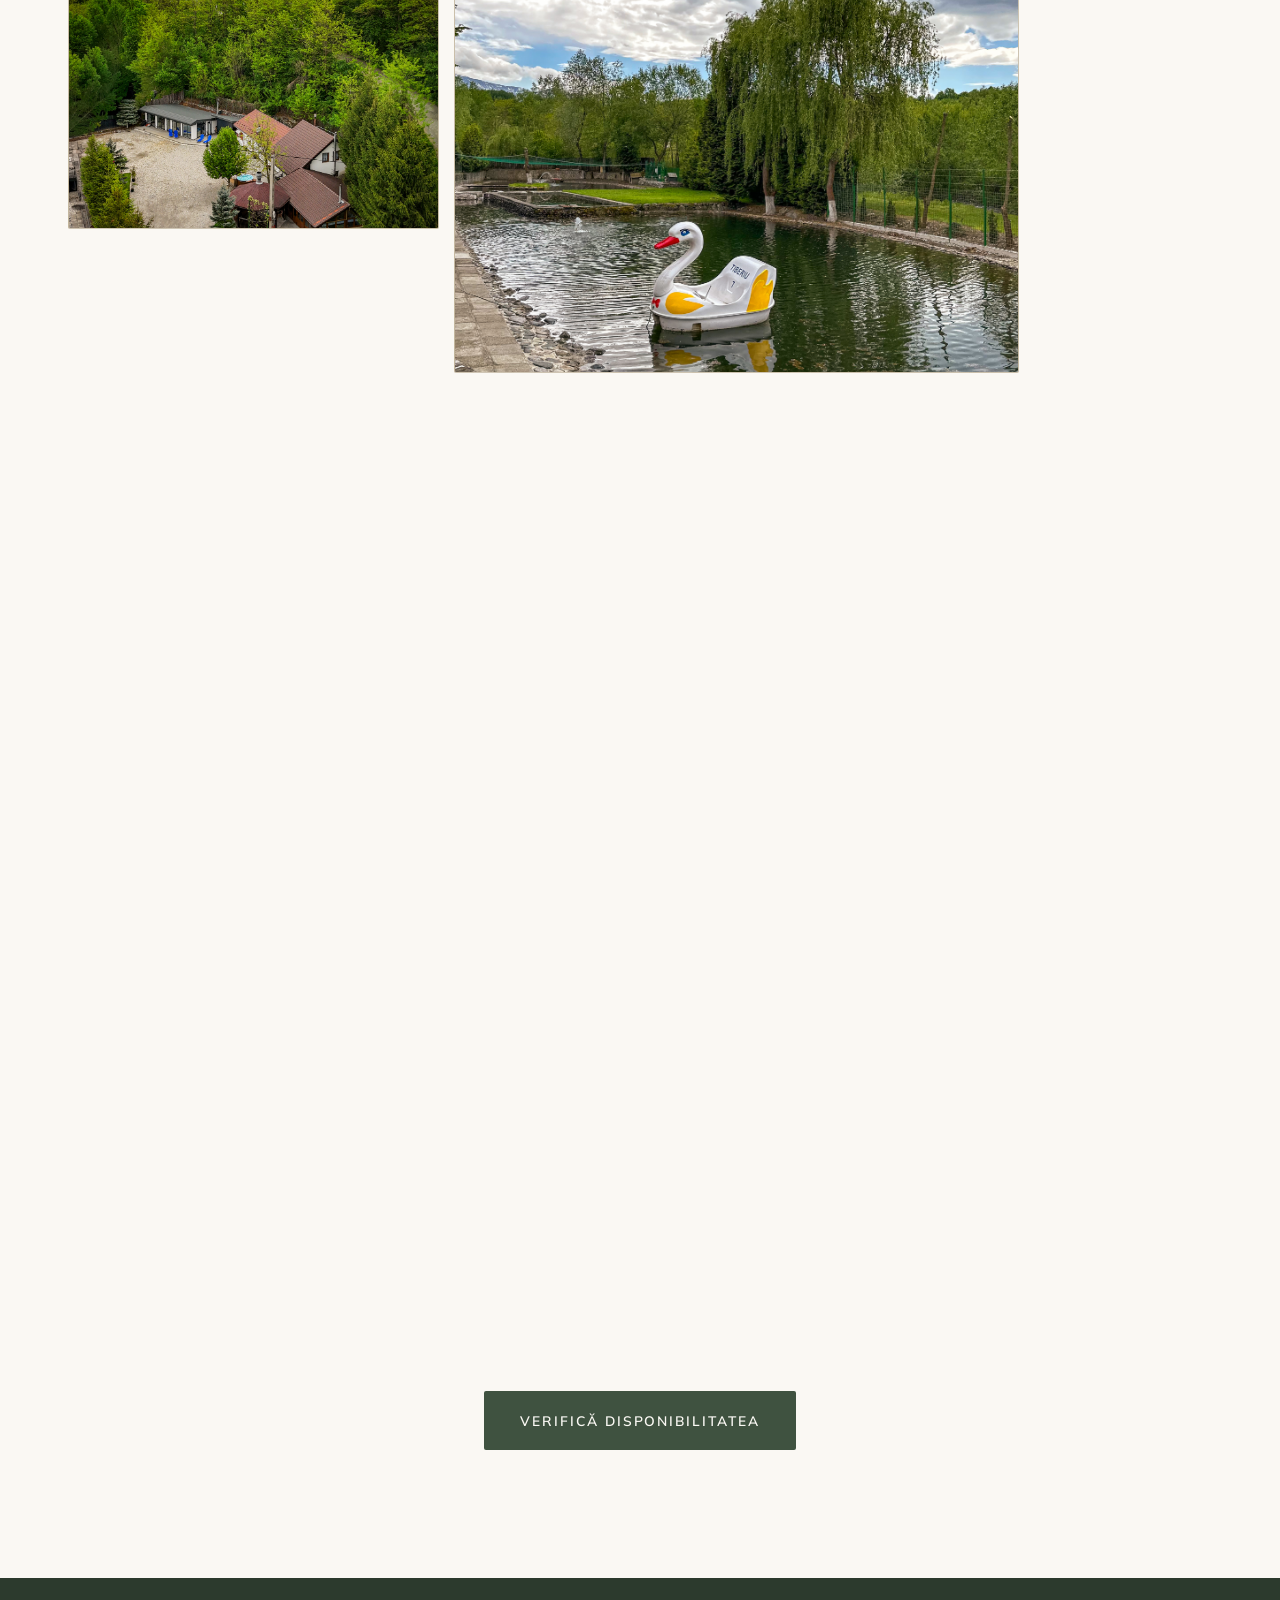
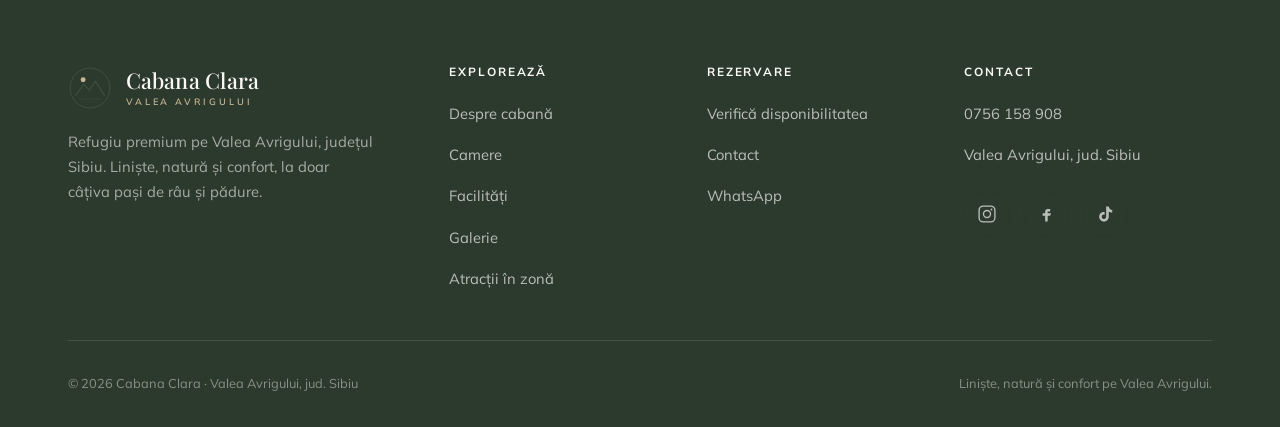
<file: galerie.html>
<!DOCTYPE html>
<html lang="ro">
<head>
<meta charset="UTF-8">
<meta name="viewport" content="width=device-width, initial-scale=1">
<title>Galerie foto — Cabana Clara, Valea Avrigului | Cazare Sibiu</title>
<meta name="description" content="Galerie foto Cabana Clara: exterior, piscină, filigorie, camere, bucătărie și natura de pe Valea Avrigului, județul Sibiu.">
<meta name="robots" content="index, follow">
<link rel="canonical" href="https://cabanaclara.ro/galerie.html">
<meta name="theme-color" content="#3f5240">
<meta property="og:type" content="website">
<meta property="og:locale" content="ro_RO">
<meta property="og:site_name" content="Cabana Clara">
<meta property="og:title" content="Galerie foto — Cabana Clara, Valea Avrigului | Cazare Sibiu">
<meta property="og:description" content="Galerie foto Cabana Clara: exterior, piscină, filigorie, camere, bucătărie și natura de pe Valea Avrigului, județul Sibiu.">
<meta property="og:url" content="https://cabanaclara.ro/galerie.html">
<meta property="og:image" content="https://cabanaclara.ro/assets/img/og-cover.jpg">
<meta name="twitter:card" content="summary_large_image">
<meta name="twitter:title" content="Galerie foto — Cabana Clara, Valea Avrigului | Cazare Sibiu">
<meta name="twitter:description" content="Galerie foto Cabana Clara: exterior, piscină, filigorie, camere, bucătărie și natura de pe Valea Avrigului, județul Sibiu.">
<meta name="twitter:image" content="https://cabanaclara.ro/assets/img/og-cover.jpg">
<link rel="preconnect" href="https://fonts.googleapis.com">
<link rel="preconnect" href="https://fonts.gstatic.com" crossorigin>
<link href="https://fonts.googleapis.com/css2?family=Playfair+Display:ital,wght@0,400;0,500;0,600;1,400;1,500&family=Mulish:wght@300;400;500;600;700&display=swap" rel="stylesheet">
<link rel="stylesheet" href="assets/css/style.css">

</head>
<body>
<header class="site-header">
  <a class="brand" href="index.html" aria-label="Cabana Clara — acasă">
  <svg class="brand__mark" viewBox="0 0 64 64" fill="none" aria-hidden="true">
  <circle class="mark-stroke" cx="32" cy="32" r="29" stroke="#3f5240" stroke-width="1.3"/>
  <circle class="mark-fill" cx="22" cy="20" r="3.6" fill="#c9b896"/>
  <path class="mark-stroke" d="M11 43 L23 27 L31 35 L40 22 L53 43" stroke="#3f5240" stroke-width="1.5" stroke-linejoin="round" stroke-linecap="round"/>
  <path class="mark-stroke" d="M16 48 H48" stroke="#3f5240" stroke-width="1.2" opacity=".55" stroke-linecap="round"/>
  <path class="mark-stroke" d="M22 51.5 H42" stroke="#3f5240" stroke-width="1.2" opacity=".32" stroke-linecap="round"/>
</svg>
  <span class="brand__text"><span class="brand__name">Cabana Clara</span><span class="brand__sub">Valea Avrigului</span></span>
</a>
  <nav class="nav" id="nav" aria-label="Navigare principală">
      <a class="nav__link" href="despre.html">Despre</a>
      <a class="nav__link" href="camere.html">Camere</a>
      <a class="nav__link" href="facilitati.html">Facilități</a>
      <a class="nav__link is-active" href="galerie.html">Galerie</a>
      <a class="nav__link" href="atractii.html">Atracții</a>
      <a class="nav__link" href="contact.html">Contact</a>
      <a class="nav__cta" href="rezervari.html">Rezervă</a>
  </nav>
  <button class="burger" aria-label="Meniu" aria-expanded="false" aria-controls="nav"><span></span><span></span><span></span></button>
</header>
<main id="main">

<section class="page-hero">
  <div class="container container--narrow">
    <span class="eyebrow">Imagini</span>
    <h1>Galerie foto</h1>
    <p class="lede">O privire asupra cabanei și a împrejurimilor.</p>
  </div>
</section>
<section class="section">
  <div class="container">
    <div class="gallery">
      <div class="g--w reveal" data-lb><div class="photo-slot">
  <img src="assets/img/ciubar.jpeg" alt="Ciubăr exterior" loading="lazy">
</div></div>
<div class="g reveal" data-lb><div class="photo-slot">
  <img src="assets/img/filigorie-galerie.jpeg" alt="Filigorie închisă" loading="lazy">
</div></div>
<div class="g reveal" data-lb><div class="photo-slot">
  <img src="assets/img/camera-1.jpeg" alt="Camera 1" loading="lazy">
</div></div>
<div class="g--h reveal" data-lb><div class="photo-slot">
  <img src="assets/img/living-galerie.jpg" alt="Living" loading="lazy">
</div></div>
<div class="g reveal" data-lb><div class="photo-slot">
  <img src="assets/img/curte.jpeg" alt="Curte & natură" loading="lazy">
</div></div>
<div class="g--h reveal" data-lb><div class="photo-slot">
  <img src="assets/img/lac.jpeg" alt="Râu & lac cu păstrăvi" loading="lazy">
</div></div>
<div class="g reveal" data-lb><div class="photo-slot">
  <img src="assets/img/baie.jpeg" alt="Baie" loading="lazy">
</div></div>
<div class="g reveal" data-lb><div class="photo-slot">
  <img src="assets/img/zona-gratar.jpeg" alt="Zonă grătar" loading="lazy">
</div></div>
<div class="g--w reveal" data-lb><div class="photo-slot">
  <img src="assets/img/piscina-x2.jpg" alt="Piscină" loading="lazy">
</div></div>
    </div>
    <div class="center mt-lg"><a class="btn btn--solid btn--lg" href="rezervari.html">Verifică disponibilitatea</a></div>
  </div>
</section>
</main>
<footer class="site-footer">
  <div class="container">
    <div class="footer-grid">
      <div class="footer-brand">
        <div class="brand">
  <svg class="brand__mark" viewBox="0 0 64 64" fill="none" aria-hidden="true">
  <circle class="mark-stroke" cx="32" cy="32" r="29" stroke="#3f5240" stroke-width="1.3"/>
  <circle class="mark-fill" cx="22" cy="20" r="3.6" fill="#c9b896"/>
  <path class="mark-stroke" d="M11 43 L23 27 L31 35 L40 22 L53 43" stroke="#3f5240" stroke-width="1.5" stroke-linejoin="round" stroke-linecap="round"/>
  <path class="mark-stroke" d="M16 48 H48" stroke="#3f5240" stroke-width="1.2" opacity=".55" stroke-linecap="round"/>
  <path class="mark-stroke" d="M22 51.5 H42" stroke="#3f5240" stroke-width="1.2" opacity=".32" stroke-linecap="round"/>
</svg>
  <span class="brand__text"><span class="brand__name">Cabana Clara</span><span class="brand__sub">Valea Avrigului</span></span>
</div>
        <p>Refugiu premium pe Valea Avrigului, județul Sibiu. Liniște, natură și confort, la doar câțiva pași de râu și pădure.</p>
      </div>
      <div class="footer-col">
        <h4>Explorează</h4>
        <ul>
          <li><a href="despre.html">Despre cabană</a></li>
          <li><a href="camere.html">Camere</a></li>
          <li><a href="facilitati.html">Facilități</a></li>
          <li><a href="galerie.html">Galerie</a></li>
          <li><a href="atractii.html">Atracții în zonă</a></li>
        </ul>
      </div>
      <div class="footer-col">
        <h4>Rezervare</h4>
        <ul>
          <li><a href="rezervari.html">Verifică disponibilitatea</a></li>
          <li><a href="contact.html">Contact</a></li>
          <li><a href="https://wa.me/40756158908" target="_blank" rel="noopener">WhatsApp</a></li>
        </ul>
      </div>
      <div class="footer-col">
        <h4>Contact</h4>
        <ul>
          <li><a href="tel:+40756158908">0756 158 908</a></li>
          <li><a href="https://maps.app.goo.gl/qgHL7GKw6tgucsxx8" target="_blank" rel="noopener">Valea Avrigului, jud. Sibiu</a></li>
        </ul>
        <div class="socials" style="margin-top:1.4rem">
          <a href="https://www.instagram.com/cabana_clara/" target="_blank" rel="noopener" aria-label="Instagram"><svg viewBox="0 0 24 24" fill="none" stroke="currentColor" stroke-width="1.6"><rect x="2.5" y="2.5" width="19" height="19" rx="5"/><circle cx="12" cy="12" r="4.2"/><circle cx="17.4" cy="6.6" r="1.1" fill="currentColor" stroke="none"/></svg></a>
          <a href="https://www.facebook.com/p/Cabana-Clara-100093203701021/" target="_blank" rel="noopener" aria-label="Facebook"><svg viewBox="0 0 24 24" fill="currentColor"><path d="M14 9h3V6h-3c-1.66 0-3 1.34-3 3v2H8v3h3v7h3v-7h3l1-3h-4V9z"/></svg></a>
          <a href="https://www.tiktok.com/@cabanaclara2026" target="_blank" rel="noopener" aria-label="TikTok"><svg viewBox="0 0 24 24" fill="currentColor"><path d="M16.5 3c.4 2.3 1.9 4 4.2 4.3v3c-1.6 0-3.1-.5-4.2-1.3v6.3c0 3.2-2.6 5.7-5.7 5.7S5 18.5 5 15.3s2.6-5.7 5.7-5.7c.3 0 .6 0 .9.06v3.1a2.7 2.7 0 0 0-.9-.16 2.7 2.7 0 1 0 2.7 2.7V3h3.1z"/></svg></a>
        </div>
      </div>
    </div>
    <div class="footer-bottom">
      <span>© <span id="year">2026</span> Cabana Clara · Valea Avrigului, jud. Sibiu</span>
      <span>Liniște, natură și confort pe Valea Avrigului.</span>
    </div>
  </div>
</footer>
<div class="lightbox" id="lightbox" aria-hidden="true">
  <button class="lightbox__close" aria-label="Închide"><svg viewBox="0 0 24 24" fill="none" stroke="currentColor" stroke-width="1.6" stroke-linecap="round"><path d="M6 6l12 12M18 6L6 18"/></svg></button>
  <button class="lightbox__prev" aria-label="Anterioara"><svg viewBox="0 0 24 24" fill="none" stroke="currentColor" stroke-width="1.6" stroke-linecap="round" stroke-linejoin="round"><path d="M15 18l-6-6 6-6"/></svg></button>
  <button class="lightbox__next" aria-label="Următoarea"><svg viewBox="0 0 24 24" fill="none" stroke="currentColor" stroke-width="1.6" stroke-linecap="round" stroke-linejoin="round"><path d="M9 18l6-6-6-6"/></svg></button>
  <img class="lightbox__img" alt="">
  <div class="lightbox__cap"></div>
</div>
<script src="assets/js/main.js"></script>

</body>
</html>
</file>
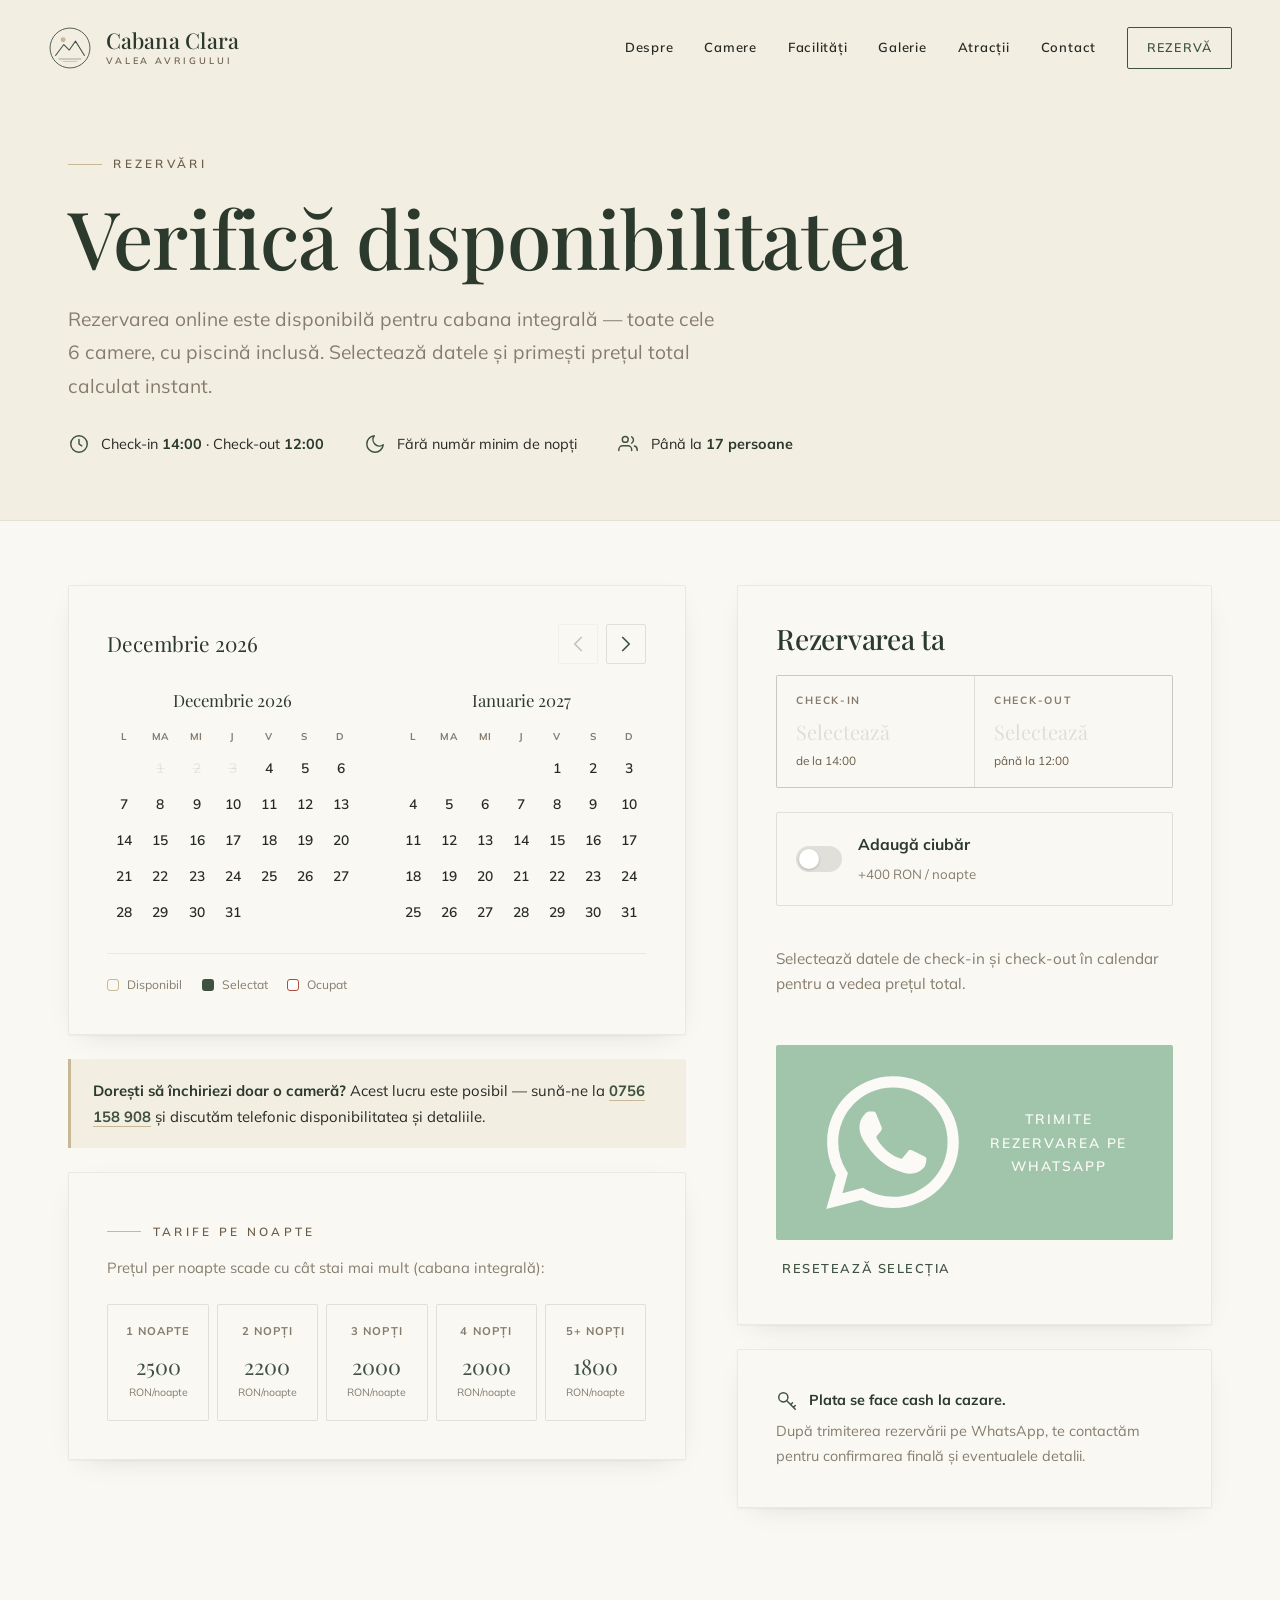
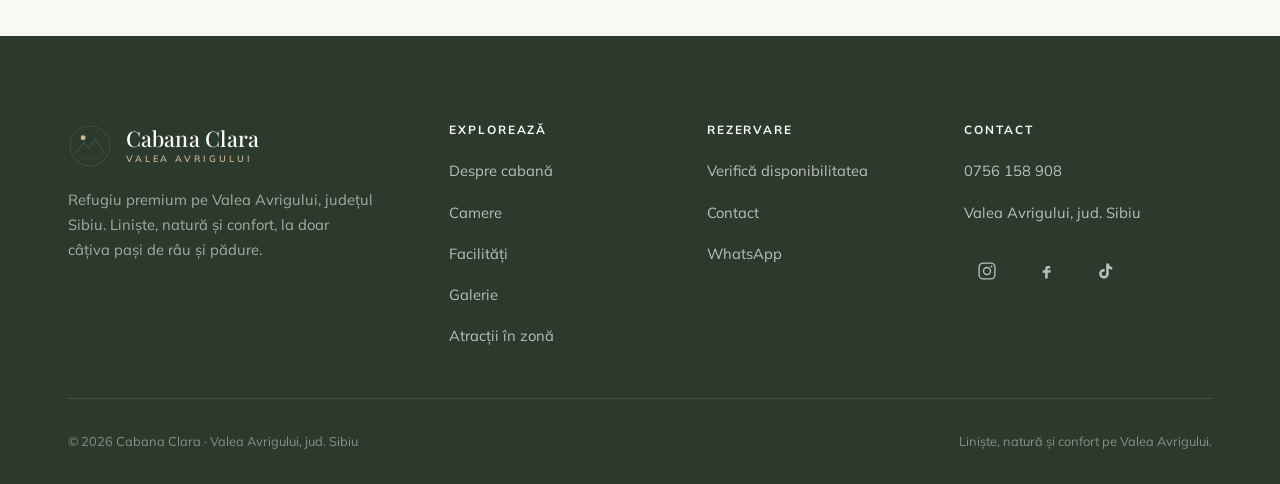
<file: rezervari.html>
<!DOCTYPE html>
<html lang="ro">
<head>
<meta charset="UTF-8">
<meta name="viewport" content="width=device-width, initial-scale=1">
<title>Rezervări — Cabana Clara | Calendar disponibilitate & preț, Valea Avrigului</title>
<meta name="description" content="Verifică disponibilitatea Cabanei Clara (cabana integrală), calculează prețul instant și trimite rezervarea pe WhatsApp. Piscină inclusă, opțional ciubăr. Valea Avrigului, Sibiu.">
<meta name="robots" content="index, follow">
<link rel="canonical" href="https://cabanaclara.ro/rezervari.html">
<meta name="theme-color" content="#3f5240">
<meta property="og:type" content="website">
<meta property="og:locale" content="ro_RO">
<meta property="og:site_name" content="Cabana Clara">
<meta property="og:title" content="Rezervări — Cabana Clara | Calendar disponibilitate & preț, Valea Avrigului">
<meta property="og:description" content="Verifică disponibilitatea Cabanei Clara (cabana integrală), calculează prețul instant și trimite rezervarea pe WhatsApp. Piscină inclusă, opțional ciubăr. Valea Avrigului, Sibiu.">
<meta property="og:url" content="https://cabanaclara.ro/rezervari.html">
<meta property="og:image" content="https://cabanaclara.ro/assets/img/og-cover.jpg">
<meta name="twitter:card" content="summary_large_image">
<meta name="twitter:title" content="Rezervări — Cabana Clara | Calendar disponibilitate & preț, Valea Avrigului">
<meta name="twitter:description" content="Verifică disponibilitatea Cabanei Clara (cabana integrală), calculează prețul instant și trimite rezervarea pe WhatsApp. Piscină inclusă, opțional ciubăr. Valea Avrigului, Sibiu.">
<meta name="twitter:image" content="https://cabanaclara.ro/assets/img/og-cover.jpg">
<link rel="preconnect" href="https://fonts.googleapis.com">
<link rel="preconnect" href="https://fonts.gstatic.com" crossorigin>
<link href="https://fonts.googleapis.com/css2?family=Playfair+Display:ital,wght@0,400;0,500;0,600;1,400;1,500&family=Mulish:wght@300;400;500;600;700&display=swap" rel="stylesheet">
<link rel="stylesheet" href="assets/css/style.css">

</head>
<body>
<header class="site-header">
  <a class="brand" href="index.html" aria-label="Cabana Clara — acasă">
  <svg class="brand__mark" viewBox="0 0 64 64" fill="none" aria-hidden="true">
  <circle class="mark-stroke" cx="32" cy="32" r="29" stroke="#3f5240" stroke-width="1.3"/>
  <circle class="mark-fill" cx="22" cy="20" r="3.6" fill="#c9b896"/>
  <path class="mark-stroke" d="M11 43 L23 27 L31 35 L40 22 L53 43" stroke="#3f5240" stroke-width="1.5" stroke-linejoin="round" stroke-linecap="round"/>
  <path class="mark-stroke" d="M16 48 H48" stroke="#3f5240" stroke-width="1.2" opacity=".55" stroke-linecap="round"/>
  <path class="mark-stroke" d="M22 51.5 H42" stroke="#3f5240" stroke-width="1.2" opacity=".32" stroke-linecap="round"/>
</svg>
  <span class="brand__text"><span class="brand__name">Cabana Clara</span><span class="brand__sub">Valea Avrigului</span></span>
</a>
  <nav class="nav" id="nav" aria-label="Navigare principală">
      <a class="nav__link" href="despre.html">Despre</a>
      <a class="nav__link" href="camere.html">Camere</a>
      <a class="nav__link" href="facilitati.html">Facilități</a>
      <a class="nav__link" href="galerie.html">Galerie</a>
      <a class="nav__link" href="atractii.html">Atracții</a>
      <a class="nav__link" href="contact.html">Contact</a>
      <a class="nav__cta" href="rezervari.html">Rezervă</a>
  </nav>
  <button class="burger" aria-label="Meniu" aria-expanded="false" aria-controls="nav"><span></span><span></span><span></span></button>
</header>
<main id="main">

<section class="page-hero">
  <div class="container">
    <span class="eyebrow">Rezervări</span>
    <h1>Verifică disponibilitatea</h1>
    <p class="lede">Rezervarea online este disponibilă pentru cabana integrală — toate cele 6 camere, cu piscină inclusă. Selectează datele și primești prețul total calculat instant.</p>
    <div class="info-row">
      <div class="info-chip"><svg viewBox="0 0 24 24" fill="none" stroke="currentColor" stroke-width="1.6" stroke-linecap="round" stroke-linejoin="round"><circle cx="12" cy="12" r="9"/><path d="M12 7v5l3 2"/></svg> <span>Check-in <strong>14:00</strong> · Check-out <strong>12:00</strong></span></div>
      <div class="info-chip"><svg viewBox="0 0 24 24" fill="none" stroke="currentColor" stroke-width="1.6" stroke-linecap="round" stroke-linejoin="round"><path d="M21 12.8A9 9 0 1 1 11.2 3a7 7 0 0 0 9.8 9.8z"/></svg> <span>Fără număr minim de nopți</span></div>
      <div class="info-chip"><svg viewBox="0 0 24 24" fill="none" stroke="currentColor" stroke-width="1.6" stroke-linecap="round" stroke-linejoin="round"><path d="M16 19v-1a4 4 0 0 0-4-4H6a4 4 0 0 0-4 4v1"/><circle cx="9" cy="7" r="3.2"/><path d="M22 19v-1a4 4 0 0 0-3-3.87M16 4.13A4 4 0 0 1 16 11"/></svg> <span>Până la <strong>17 persoane</strong></span></div>
    </div>
  </div>
</section>

<section class="section" style="padding-top:clamp(2.5rem,5vw,4rem)">
  <div class="container">
    <div class="booking-layout">
      <div>
        <div class="panel">
          <div class="cal__head">
            <div class="cal__title">—</div>
            <div class="cal__nav">
              <button class="cal__prev" aria-label="Luna anterioară"><svg viewBox="0 0 24 24" fill="none" stroke="currentColor" stroke-width="1.6" stroke-linecap="round" stroke-linejoin="round"><path d="M15 18l-6-6 6-6"/></svg></button>
              <button class="cal__next" aria-label="Luna următoare"><svg viewBox="0 0 24 24" fill="none" stroke="currentColor" stroke-width="1.6" stroke-linecap="round" stroke-linejoin="round"><path d="M9 18l6-6-6-6"/></svg></button>
            </div>
          </div>
          <div class="cal__months"></div>
          <div class="cal__legend">
            <span><i class="dot dot--avail"></i> Disponibil</span>
            <span><i class="dot dot--sel"></i> Selectat</span>
            <span><i class="dot dot--booked"></i> Ocupat</span>
          </div>
        </div>
        <div class="note-box">
          <strong>Dorești să închiriezi doar o cameră?</strong> Acest lucru este posibil — sună-ne la <a href="tel:+40756158908">0756 158 908</a> și discutăm telefonic disponibilitatea și detaliile.
        </div>
        <div class="panel" style="margin-top:1.5rem">
          <span class="eyebrow">Tarife pe noapte</span>
          <p style="color:var(--muted);font-size:.92rem;margin-top:.8rem">Prețul per noapte scade cu cât stai mai mult (cabana integrală):</p>
          <div class="tiers">
            <div class="tier"><div class="tier__n">1 noapte</div><div class="tier__p">2500</div><div class="tier__u">RON/noapte</div></div>
            <div class="tier"><div class="tier__n">2 nopți</div><div class="tier__p">2200</div><div class="tier__u">RON/noapte</div></div>
            <div class="tier"><div class="tier__n">3 nopți</div><div class="tier__p">2000</div><div class="tier__u">RON/noapte</div></div>
            <div class="tier"><div class="tier__n">4 nopți</div><div class="tier__p">2000</div><div class="tier__u">RON/noapte</div></div>
            <div class="tier"><div class="tier__n">5+ nopți</div><div class="tier__p">1800</div><div class="tier__u">RON/noapte</div></div>
          </div>
        </div>
      </div>

      <div>
        <div class="panel">
          <h3 style="margin-bottom:1.3rem">Rezervarea ta</h3>
          <div class="sum__dates">
            <div class="sum__date empty" data-box="checkin"><div class="k">Check-in</div><div class="v" data-sum="checkin">Selectează</div><div class="t">de la 14:00</div></div>
            <div class="sum__date empty" data-box="checkout"><div class="k">Check-out</div><div class="v" data-sum="checkout">Selectează</div><div class="t">până la 12:00</div></div>
          </div>

          <div class="toggle" role="button" tabindex="0" aria-pressed="false">
            <span class="toggle__sw"></span>
            <span class="toggle__txt"><strong>Adaugă ciubăr</strong><span>+400 RON / noapte</span></span>
          </div>

          <p class="sum__empty">Selectează datele de check-in și check-out în calendar pentru a vedea prețul total.</p>
          <div class="sum__break breakdown" style="display:none"></div>

          <div class="sum__cta">
            <a class="btn btn--wa btn--block btn--lg sum__wa" href="#" target="_blank" rel="noopener" disabled><svg viewBox="0 0 24 24" fill="currentColor"><path d="M12.04 2C6.58 2 2.13 6.45 2.13 11.91c0 1.75.46 3.45 1.32 4.95L2 22l5.25-1.38a9.9 9.9 0 0 0 4.79 1.22h.01c5.46 0 9.91-4.45 9.91-9.91 0-2.65-1.03-5.14-2.9-7.01A9.82 9.82 0 0 0 12.04 2zm0 18.13c-1.48 0-2.93-.4-4.19-1.15l-.3-.18-3.12.82.83-3.04-.2-.31a8.2 8.2 0 0 1-1.26-4.36c0-4.54 3.7-8.23 8.24-8.23 2.2 0 4.27.86 5.82 2.42a8.18 8.18 0 0 1 2.41 5.82c0 4.54-3.69 8.24-8.23 8.24zm4.52-6.16c-.25-.12-1.47-.72-1.69-.81-.23-.08-.39-.12-.56.13-.16.25-.64.81-.79.97-.14.17-.29.19-.54.06-.25-.12-1.05-.39-1.99-1.23-.74-.66-1.23-1.47-1.38-1.72-.14-.25-.01-.38.11-.51.11-.11.25-.29.37-.43.13-.14.17-.25.25-.41.08-.17.04-.31-.02-.43-.06-.12-.56-1.34-.76-1.84-.2-.48-.4-.42-.56-.43h-.48c-.17 0-.43.06-.66.31-.22.25-.86.85-.86 2.07 0 1.22.89 2.4 1.01 2.56.12.17 1.75 2.67 4.23 3.74.59.26 1.05.41 1.41.52.59.19 1.13.16 1.56.1.48-.07 1.47-.6 1.68-1.18.21-.58.21-1.07.14-1.18-.06-.1-.22-.16-.47-.28z"/></svg> Trimite rezervarea pe WhatsApp</a>
            <button class="link-arrow sum__clear" style="border:none;background:none;margin-top:1.1rem">Resetează selecția</button>
          </div>
        </div>
        <div class="panel" style="margin-top:1.5rem">
          <div class="info-chip" style="margin-bottom:.4rem"><svg viewBox="0 0 24 24" fill="none" stroke="currentColor" stroke-width="1.6" stroke-linecap="round" stroke-linejoin="round"><circle cx="8" cy="8" r="5"/><path d="M11.5 11.5 21 21M16 16l2-2M19 19l2-2"/></svg> <strong>Plata se face cash la cazare.</strong></div>
          <p style="color:var(--muted);font-size:.9rem">După trimiterea rezervării pe WhatsApp, te contactăm pentru confirmarea finală și eventualele detalii.</p>
        </div>
      </div>
    </div>
  </div>
</section>
</main>
<footer class="site-footer">
  <div class="container">
    <div class="footer-grid">
      <div class="footer-brand">
        <div class="brand">
  <svg class="brand__mark" viewBox="0 0 64 64" fill="none" aria-hidden="true">
  <circle class="mark-stroke" cx="32" cy="32" r="29" stroke="#3f5240" stroke-width="1.3"/>
  <circle class="mark-fill" cx="22" cy="20" r="3.6" fill="#c9b896"/>
  <path class="mark-stroke" d="M11 43 L23 27 L31 35 L40 22 L53 43" stroke="#3f5240" stroke-width="1.5" stroke-linejoin="round" stroke-linecap="round"/>
  <path class="mark-stroke" d="M16 48 H48" stroke="#3f5240" stroke-width="1.2" opacity=".55" stroke-linecap="round"/>
  <path class="mark-stroke" d="M22 51.5 H42" stroke="#3f5240" stroke-width="1.2" opacity=".32" stroke-linecap="round"/>
</svg>
  <span class="brand__text"><span class="brand__name">Cabana Clara</span><span class="brand__sub">Valea Avrigului</span></span>
</div>
        <p>Refugiu premium pe Valea Avrigului, județul Sibiu. Liniște, natură și confort, la doar câțiva pași de râu și pădure.</p>
      </div>
      <div class="footer-col">
        <h4>Explorează</h4>
        <ul>
          <li><a href="despre.html">Despre cabană</a></li>
          <li><a href="camere.html">Camere</a></li>
          <li><a href="facilitati.html">Facilități</a></li>
          <li><a href="galerie.html">Galerie</a></li>
          <li><a href="atractii.html">Atracții în zonă</a></li>
        </ul>
      </div>
      <div class="footer-col">
        <h4>Rezervare</h4>
        <ul>
          <li><a href="rezervari.html">Verifică disponibilitatea</a></li>
          <li><a href="contact.html">Contact</a></li>
          <li><a href="https://wa.me/40756158908" target="_blank" rel="noopener">WhatsApp</a></li>
        </ul>
      </div>
      <div class="footer-col">
        <h4>Contact</h4>
        <ul>
          <li><a href="tel:+40756158908">0756 158 908</a></li>
          <li><a href="https://maps.app.goo.gl/qgHL7GKw6tgucsxx8" target="_blank" rel="noopener">Valea Avrigului, jud. Sibiu</a></li>
        </ul>
        <div class="socials" style="margin-top:1.4rem">
          <a href="https://www.instagram.com/cabana_clara/" target="_blank" rel="noopener" aria-label="Instagram"><svg viewBox="0 0 24 24" fill="none" stroke="currentColor" stroke-width="1.6"><rect x="2.5" y="2.5" width="19" height="19" rx="5"/><circle cx="12" cy="12" r="4.2"/><circle cx="17.4" cy="6.6" r="1.1" fill="currentColor" stroke="none"/></svg></a>
          <a href="https://www.facebook.com/p/Cabana-Clara-100093203701021/" target="_blank" rel="noopener" aria-label="Facebook"><svg viewBox="0 0 24 24" fill="currentColor"><path d="M14 9h3V6h-3c-1.66 0-3 1.34-3 3v2H8v3h3v7h3v-7h3l1-3h-4V9z"/></svg></a>
          <a href="https://www.tiktok.com/@cabanaclara2026" target="_blank" rel="noopener" aria-label="TikTok"><svg viewBox="0 0 24 24" fill="currentColor"><path d="M16.5 3c.4 2.3 1.9 4 4.2 4.3v3c-1.6 0-3.1-.5-4.2-1.3v6.3c0 3.2-2.6 5.7-5.7 5.7S5 18.5 5 15.3s2.6-5.7 5.7-5.7c.3 0 .6 0 .9.06v3.1a2.7 2.7 0 0 0-.9-.16 2.7 2.7 0 1 0 2.7 2.7V3h3.1z"/></svg></a>
        </div>
      </div>
    </div>
    <div class="footer-bottom">
      <span>© <span id="year">2026</span> Cabana Clara · Valea Avrigului, jud. Sibiu</span>
      <span>Liniște, natură și confort pe Valea Avrigului.</span>
    </div>
  </div>
</footer>

<script src="assets/js/main.js"></script>
<script src="assets/js/booking.js"></script>
</body>
</html>
</file>
<file: assets/css/style.css>
/* =============================================================
   Cabana Clara — Valea Avrigului
   Design system: premium, minimalist, natural (mountain / wood)
   ============================================================= */

/* ---------- Tokens ---------- */
:root{
  /* palette */
  --paper:      #faf8f3;
  --cream:      #f3eee2;
  --cream-deep: #ece4d3;
  --sand:       #c9b896;
  --sand-soft:  #ddd1b6;
  --forest:     #3f5240;
  --forest-deep:#2c3a2d;
  --wood:       #6b5d4a;
  --ink:        #262a24;
  --muted:      #857c6d;
  --line:       rgba(38,42,36,.12);
  --line-soft:  rgba(38,42,36,.07);

  /* type */
  --serif: "Playfair Display", Georgia, "Times New Roman", serif;
  --sans:  "Mulish", system-ui, -apple-system, "Segoe UI", sans-serif;

  /* spacing rhythm */
  --gut: clamp(1.25rem, 5vw, 3rem);
  --section: clamp(4.5rem, 10vw, 9rem);
  --maxw: 1240px;

  /* misc */
  --radius: 2px;
  --shadow-sm: 0 1px 2px rgba(38,42,36,.04), 0 8px 30px -18px rgba(38,42,36,.25);
  --shadow-lg: 0 30px 80px -40px rgba(38,42,36,.5);
  --ease: cubic-bezier(.22,.61,.36,1);
}

/* ---------- Reset ---------- */
*,*::before,*::after{ box-sizing:border-box; }
*{ margin:0; }
html{ -webkit-text-size-adjust:100%; scroll-behavior:smooth; }
body{
  font-family:var(--sans);
  color:var(--ink);
  background:var(--paper);
  font-size:clamp(1rem,.55vw + .9rem,1.075rem);
  line-height:1.7;
  font-weight:400;
  -webkit-font-smoothing:antialiased;
  text-rendering:optimizeLegibility;
  overflow-x:hidden;
}
img{ display:block; max-width:100%; height:auto; }
a{ color:inherit; text-decoration:none; }
button{ font:inherit; color:inherit; cursor:pointer; border:none; background:none; }
ul{ list-style:none; padding:0; }
:focus-visible{ outline:2px solid var(--forest); outline-offset:3px; }

/* ---------- Typography ---------- */
h1,h2,h3,h4{ font-family:var(--serif); font-weight:500; line-height:1.08; color:var(--forest-deep); letter-spacing:-.01em; }
h1{ font-size:clamp(2.6rem,6.5vw,5rem); }
h2{ font-size:clamp(2rem,4.2vw,3.3rem); }
h3{ font-size:clamp(1.35rem,2.2vw,1.85rem); }
h4{ font-size:clamp(1.1rem,1.6vw,1.3rem); font-weight:600; }
p{ text-wrap:pretty; }
strong{ font-weight:700; }

.eyebrow{
  font-family:var(--sans);
  font-size:.74rem;
  font-weight:600;
  letter-spacing:.28em;
  text-transform:uppercase;
  color:var(--wood);
  display:inline-flex;
  align-items:center;
  gap:.7rem;
}
.eyebrow::before{ content:""; width:34px; height:1px; background:var(--sand); display:inline-block; }
.eyebrow--center{ justify-content:center; }
.eyebrow--center::after{ content:""; width:34px; height:1px; background:var(--sand); display:inline-block; }

.lede{ font-size:clamp(1.1rem,1.5vw,1.3rem); color:var(--muted); line-height:1.75; font-weight:400; }

/* ---------- Layout ---------- */
.container{ width:100%; max-width:var(--maxw); margin-inline:auto; padding-inline:var(--gut); }
.container--narrow{ max-width:880px; }
.section{ padding-block:var(--section); }
.section--cream{ background:var(--cream); }
.section--forest{ background:var(--forest-deep); color:var(--paper); }
.section--forest h1,.section--forest h2,.section--forest h3{ color:var(--paper); }
.section--forest .lede{ color:rgba(250,248,243,.72); }
.section--forest .eyebrow{ color:var(--sand); }
.section--forest .eyebrow::before,.section--forest .eyebrow::after{ background:rgba(201,184,150,.5); }

.section-head{ max-width:680px; }
.section-head--center{ margin-inline:auto; text-align:center; }
.section-head .eyebrow{ margin-bottom:1.25rem; }
.section-head h2 + .lede{ margin-top:1.4rem; }

.grid{ display:grid; gap:clamp(1.5rem,3vw,2.5rem); }
.cols-2{ grid-template-columns:repeat(2,1fr); }
.cols-3{ grid-template-columns:repeat(3,1fr); }
@media(max-width:900px){ .cols-3{ grid-template-columns:repeat(2,1fr); } }
@media(max-width:680px){ .cols-2,.cols-3{ grid-template-columns:1fr; } }

/* ---------- Buttons ---------- */
.btn{
  display:inline-flex; align-items:center; justify-content:center; gap:.6rem;
  padding:1.05em 2.1em;
  font-family:var(--sans); font-size:.82rem; font-weight:600;
  letter-spacing:.14em; text-transform:uppercase;
  border-radius:var(--radius);
  transition:transform .5s var(--ease), background-color .4s var(--ease), color .4s var(--ease), border-color .4s var(--ease);
  border:1px solid transparent; cursor:pointer; text-align:center;
}
.btn:hover{ transform:translateY(-2px); }
.btn--solid{ background:var(--forest); color:var(--paper); }
.btn--solid:hover{ background:var(--forest-deep); }
.btn--ghost{ border-color:currentColor; color:var(--forest); }
.btn--ghost:hover{ background:var(--forest); color:var(--paper); border-color:var(--forest); }
.btn--light{ border-color:rgba(250,248,243,.5); color:var(--paper); }
.btn--light:hover{ background:var(--paper); color:var(--forest-deep); border-color:var(--paper); }
.btn--wa{ background:#1f7a3f; color:#fff; }
.btn--wa:hover{ background:#1a6a36; }
.btn--paper{ background:var(--paper); color:var(--forest-deep); }
.btn--paper:hover{ background:#fff; }
.btn--block{ width:100%; }
.btn--lg{ padding:1.2em 2.6em; font-size:.86rem; }

.link-arrow{
  display:inline-flex; align-items:center; gap:.6rem;
  font-size:.8rem; font-weight:600; letter-spacing:.12em; text-transform:uppercase;
  color:var(--forest); padding-bottom:.35rem; border-bottom:1px solid var(--sand);
  transition:gap .4s var(--ease), color .3s;
}
.link-arrow:hover{ gap:1rem; color:var(--wood); }
.link-arrow svg{ width:16px; height:16px; }
.section--forest .link-arrow{ color:var(--sand); border-color:rgba(201,184,150,.5); }
.section--forest .link-arrow:hover{ color:var(--paper); }

/* ---------- Header ---------- */
.site-header{
  position:fixed; inset:0 0 auto 0; z-index:100;
  display:flex; align-items:center; justify-content:space-between;
  padding:clamp(1rem,2vw,1.6rem) var(--gut);
  transition:background-color .5s var(--ease), box-shadow .5s var(--ease), padding .5s var(--ease);
}
.site-header.is-solid{ background:rgba(250,248,243,.93); backdrop-filter:blur(12px); box-shadow:0 1px 0 var(--line-soft); padding-block:clamp(.7rem,1.4vw,1.05rem); }
.brand{ display:flex; align-items:center; gap:.85rem; z-index:2; }
.brand__mark{ width:44px; height:44px; flex:none; transition:transform .5s var(--ease); }
.brand:hover .brand__mark{ transform:rotate(-4deg); }
.brand__text{ display:flex; flex-direction:column; line-height:1; }
.brand__name{ font-family:var(--serif); font-size:1.35rem; font-weight:500; color:var(--forest-deep); letter-spacing:.01em; }
.brand__sub{ font-family:var(--sans); font-size:.58rem; font-weight:600; letter-spacing:.32em; text-transform:uppercase; color:var(--wood); margin-top:.32rem; }

/* header color when over a dark hero (top of home) */
.site-header.on-dark:not(.is-solid) .brand__name{ color:var(--paper); }
.site-header.on-dark:not(.is-solid) .brand__sub{ color:var(--sand); }
.site-header.on-dark:not(.is-solid) .nav__link{ color:rgba(250,248,243,.85); }
.site-header.on-dark:not(.is-solid) .nav__link:hover{ color:#fff; }
.site-header.on-dark:not(.is-solid) .mark-stroke{ stroke:var(--paper); }
.site-header.on-dark:not(.is-solid) .mark-fill{ fill:var(--paper); }
.site-header.on-dark:not(.is-solid) .nav__cta{ border-color:rgba(250,248,243,.55); color:var(--paper); }
.site-header.on-dark:not(.is-solid) .nav__cta:hover{ background:var(--paper); color:var(--forest-deep); }
.site-header.on-dark:not(.is-solid) .burger span{ background:var(--paper); }

/* when the mobile menu is open, the panel is always cream — force dark, readable
   colors regardless of the header's scroll state (on-dark / is-solid) */
body.menu-open .nav__link{ color:var(--forest-deep) !important; }
body.menu-open .nav__link:hover{ color:var(--forest) !important; }
body.menu-open .nav__cta{ color:var(--forest) !important; border-color:var(--forest) !important; }
body.menu-open .nav__cta:hover{ background:var(--forest) !important; color:var(--paper) !important; }
body.menu-open .brand__name{ color:var(--forest-deep) !important; }
body.menu-open .brand__sub{ color:var(--wood) !important; }
body.menu-open .mark-stroke{ stroke:var(--forest) !important; }
body.menu-open .mark-fill{ fill:var(--sand) !important; }
body.menu-open .burger span{ background:var(--ink) !important; }

.nav{ display:flex; align-items:center; gap:clamp(1.4rem,2.4vw,2.4rem); }
.nav__link{
  position:relative; font-size:.82rem; font-weight:600; letter-spacing:.06em;
  color:var(--ink); padding-block:.4rem; transition:color .3s;
}
.nav__link::after{ content:""; position:absolute; left:0; bottom:0; width:0; height:1px; background:var(--wood); transition:width .4s var(--ease); }
.nav__link:hover::after,.nav__link.is-active::after{ width:100%; }
.nav__link.is-active{ color:var(--forest); }
.nav__cta{
  padding:.75em 1.5em; border:1px solid var(--forest); color:var(--forest);
  border-radius:var(--radius); font-size:.78rem; font-weight:600; letter-spacing:.1em;
  text-transform:uppercase; transition:background-color .4s var(--ease), color .4s var(--ease);
}
.nav__cta:hover{ background:var(--forest); color:var(--paper); }

.burger{ display:none; flex-direction:column; gap:5px; width:30px; height:24px; justify-content:center; z-index:2; }
.burger span{ width:100%; height:1.5px; background:var(--ink); transition:transform .4s var(--ease), opacity .3s; }

@media(max-width:920px){
  .nav__cta{ display:none; }
}
@media(max-width:880px){
  .burger{ display:flex; }
  .nav{
    position:fixed; top:0; left:0; right:0;
    width:100%; height:100vh; height:100dvh; z-index:1;
    flex-direction:column; justify-content:center; gap:1.8rem;
    background:var(--cream); transform:translateX(100%); transition:transform .55s var(--ease);
    padding:var(--gut); overflow-y:auto;
  }
  body.menu-open .nav{ transform:translateX(0); }
  body.menu-open{ overflow:hidden; }
  .nav__link{ font-size:1.4rem; font-family:var(--serif); font-weight:500; color:var(--forest-deep); letter-spacing:0; }
  .nav__link::after{ display:none; }
  .nav__cta{ display:inline-flex; margin-top:1rem; font-size:.85rem; }
  body.menu-open .burger span:nth-child(1){ transform:translateY(6.5px) rotate(45deg); }
  body.menu-open .burger span:nth-child(2){ opacity:0; }
  body.menu-open .burger span:nth-child(3){ transform:translateY(-6.5px) rotate(-45deg); }
  body.menu-open .burger span{ background:var(--ink) !important; }
}

/* ---------- Hero ---------- */
.hero{ position:relative; min-height:100svh; display:flex; align-items:flex-end; color:var(--paper); overflow:hidden; }
.hero__media{ position:absolute; inset:0; z-index:0; }
.hero__media::after{ content:""; position:absolute; inset:0; background:linear-gradient(180deg, rgba(28,36,28,.45) 0%, rgba(28,36,28,.15) 35%, rgba(28,36,28,.65) 100%); z-index:1; }
.hero__inner{ position:relative; z-index:2; width:100%; padding-bottom:clamp(3.5rem,9vh,7rem); padding-top:8rem; }
.hero .eyebrow{ color:var(--sand); }
.hero .eyebrow::before{ background:var(--sand); }
.hero h1{ color:var(--paper); margin-top:1.4rem; max-width:14ch; }
.hero__tag{ font-family:var(--serif); font-style:italic; font-size:clamp(1.2rem,2.4vw,1.7rem); color:rgba(250,248,243,.92); margin-top:1.6rem; max-width:30ch; font-weight:400; }
.hero__actions{ display:flex; flex-wrap:wrap; gap:1rem; margin-top:2.5rem; }
.hero__scroll{ position:absolute; left:50%; bottom:1.7rem; transform:translateX(-50%); z-index:2; display:flex; flex-direction:column; align-items:center; gap:.6rem; font-size:.62rem; letter-spacing:.3em; text-transform:uppercase; color:rgba(250,248,243,.7); }
.hero__scroll span{ width:1px; height:42px; background:linear-gradient(var(--sand),transparent); animation:scrollpulse 2.4s var(--ease) infinite; }
@keyframes scrollpulse{ 0%,100%{ opacity:.3; transform:scaleY(.6); transform-origin:top; } 50%{ opacity:1; transform:scaleY(1); } }

/* ---------- Hero: scroll-to-expand video ---------- */
.hx{ position:relative; height:100svh; background:var(--forest-deep); }
.hx__sticky{ position:sticky; top:0; height:100svh; overflow:hidden; display:block; background:var(--forest-deep); }

/* ambient blurred backdrop */
.hx__bg{ position:absolute; inset:0; width:100%; height:100%; object-fit:cover; transform:scale(1.12); filter:blur(22px) brightness(.6) saturate(.85); opacity:0; }
.hx__tint{ position:absolute; inset:0; background:linear-gradient(180deg, rgba(28,36,28,.5) 0%, rgba(28,36,28,.25) 40%, rgba(28,36,28,.7) 100%); }

/* expanding media frame — fullscreen by default (no-JS / reduced-motion) */
.hx__frame{
  position:absolute; left:50%; top:50%; transform:translate(-50%,-50%);
  width:100%; height:100%; border-radius:0; overflow:hidden;
  box-shadow:0 40px 90px -30px rgba(0,0,0,.55); will-change:width,height;
}
.hx__video{ position:absolute; inset:0; width:100%; height:100%; object-fit:cover; }
.hx__frame-tint{ position:absolute; inset:0; background:linear-gradient(180deg, rgba(28,36,28,.30) 0%, rgba(28,36,28,.05) 45%, rgba(28,36,28,.72) 100%); }

.hx__cue{
  position:absolute; left:50%; bottom:1.6rem; transform:translateX(-50%);
  display:flex; flex-direction:column; align-items:center; gap:.55rem;
  font-size:.62rem; letter-spacing:.3em; text-transform:uppercase; color:rgba(250,248,243,.82);
  white-space:nowrap; opacity:0; pointer-events:none;
}
.hx__cue span{ width:1px; height:38px; background:linear-gradient(var(--sand),transparent); animation:scrollpulse 2.4s var(--ease) infinite; }

/* split brand title */
.hx__title{
  position:absolute; left:50%; top:50%; transform:translate(-50%,-50%); z-index:3;
  margin:0; display:flex; gap:.4em; justify-content:center; align-items:baseline;
  color:var(--paper); font-size:clamp(2.6rem,8vw,6rem); font-weight:500; letter-spacing:-.01em;
  text-shadow:0 4px 40px rgba(0,0,0,.45); pointer-events:none; white-space:nowrap;
}
.hx__w{ display:inline-block; }

/* functional hero content (fades in once expanded) */
.hx__content{
  position:absolute; left:50%; bottom:clamp(3rem,8vh,6rem); transform:translateX(-50%); z-index:4;
  width:100%; display:flex; flex-direction:column; align-items:flex-start;
}
.hx__content .eyebrow{ color:var(--sand); }
.hx__content .eyebrow::before{ background:var(--sand); }
.hx__content .hero__tag{ margin-top:1.2rem; }
.hx__content .hero__actions{ margin-top:2rem; }

/* armed = JS scroll animation active */
.hx--armed{ height:260vh; }
.hx--armed .hx__title{ font-size:clamp(2.4rem,9vw,7rem); }
.hx--armed .hx__content{ opacity:0; pointer-events:none; }

@media (max-width:768px){
  .hx--armed{ height:230vh; }
  .hx__content{ bottom:clamp(2rem,7vh,4rem); }
}

/* page hero (interior pages) */
.page-hero{ position:relative; padding-top:clamp(8rem,16vh,11rem); padding-bottom:clamp(3rem,7vh,5rem); background:var(--cream); border-bottom:1px solid var(--line-soft); }
.page-hero h1{ margin-top:1.2rem; }
.page-hero .lede{ margin-top:1.4rem; max-width:60ch; }

/* ---------- Photo slots (placeholders) ---------- */
.photo-slot{
  position:relative; width:100%; aspect-ratio:4/3; overflow:hidden;
  background:
    repeating-linear-gradient(135deg, rgba(201,184,150,.10) 0 14px, transparent 14px 28px),
    linear-gradient(160deg, var(--cream-deep), var(--sand-soft));
  border:1px solid rgba(107,93,74,.22);
  border-radius:var(--radius);
  display:flex; flex-direction:column; align-items:center; justify-content:center;
  text-align:center; padding:1.5rem; gap:.7rem; color:var(--wood);
}
.photo-slot::before{
  content:""; position:absolute; inset:11px; border:1px solid rgba(107,93,74,.22); border-radius:1px; pointer-events:none;
}
.photo-slot__icon{ width:30px; height:30px; opacity:.5; }
.photo-slot__label{ font-size:.7rem; font-weight:700; letter-spacing:.16em; text-transform:uppercase; color:var(--wood); }
.photo-slot__hint{ font-size:.72rem; color:var(--muted); letter-spacing:.02em; font-weight:500; max-width:24ch; }
.photo-slot img{ position:absolute; inset:0; width:100%; height:100%; object-fit:cover; }
.photo-slot--full{ aspect-ratio:auto; height:100%; min-height:280px; }
.photo-slot--tall{ aspect-ratio:3/4; }
.photo-slot--wide{ aspect-ratio:16/9; }
.photo-slot--hero{
  aspect-ratio:auto; height:100%; border:none; border-radius:0;
  justify-content:flex-start; padding-top:clamp(5.5rem,17vh,11rem);
  background:
    repeating-linear-gradient(135deg, rgba(255,255,255,.03) 0 16px, transparent 16px 32px),
    linear-gradient(160deg, #46583f 0%, #2c3a2d 60%, #233022 100%);
  color:rgba(250,248,243,.6);
}
.photo-slot--hero::before{ border-color:rgba(250,248,243,.16); }
.photo-slot--hero .photo-slot__label{ color:rgba(250,248,243,.78); }
.photo-slot--hero .photo-slot__hint{ color:rgba(250,248,243,.5); }
.photo-slot--hero .photo-slot__icon{ opacity:.45; }

/* ---------- Lightbox ---------- */
.lightbox{ position:fixed; inset:0; z-index:200; display:none; align-items:center; justify-content:center; background:rgba(28,36,28,.92); padding:clamp(1rem,4vw,3rem); }
.lightbox.open{ display:flex; }
.lightbox__img{ max-width:90vw; max-height:80vh; border-radius:var(--radius); box-shadow:var(--shadow-lg); }
.lightbox__cap{ position:absolute; bottom:clamp(1rem,4vw,2.2rem); left:0; right:0; text-align:center; color:rgba(250,248,243,.85); font-size:.84rem; letter-spacing:.14em; text-transform:uppercase; }
.lightbox__close,.lightbox__prev,.lightbox__next{ position:absolute; color:rgba(250,248,243,.85); width:54px; height:54px; display:flex; align-items:center; justify-content:center; border:1px solid rgba(250,248,243,.25); border-radius:50%; transition:background-color .3s, color .3s; }
.lightbox__close:hover,.lightbox__prev:hover,.lightbox__next:hover{ background:rgba(250,248,243,.12); }
.lightbox__close{ top:clamp(1rem,3vw,1.8rem); right:clamp(1rem,3vw,1.8rem); }
.lightbox__prev{ left:clamp(.6rem,2vw,1.8rem); top:50%; transform:translateY(-50%); }
.lightbox__next{ right:clamp(.6rem,2vw,1.8rem); top:50%; transform:translateY(-50%); }
.lightbox svg{ width:22px; height:22px; }

/* price tiers */
.tiers{ display:grid; grid-template-columns:repeat(5,1fr); gap:.5rem; margin-top:1.5rem; }
@media(max-width:680px){ .tiers{ grid-template-columns:repeat(2,1fr); } }
.tier{ text-align:center; padding:1.1rem .6rem; border:1px solid var(--line); border-radius:var(--radius); background:var(--paper); }
.tier__n{ font-size:.7rem; letter-spacing:.1em; text-transform:uppercase; color:var(--muted); font-weight:700; }
.tier__p{ font-family:var(--serif); font-size:1.35rem; color:var(--forest); margin-top:.4rem; }
.tier__u{ font-size:.66rem; color:var(--muted); }

/* info chips */
.info-row{ display:flex; flex-wrap:wrap; gap:1.5rem 2.5rem; margin-top:1.8rem; }
.info-chip{ display:flex; align-items:center; gap:.7rem; font-size:.9rem; color:var(--ink); }
.info-chip svg{ width:22px; height:22px; color:var(--forest); flex:none; }
.info-chip strong{ color:var(--forest-deep); font-weight:700; }

/* ---------- Image figure ---------- */
.figure{ position:relative; border-radius:var(--radius); overflow:hidden; box-shadow:var(--shadow-sm); }
.figure .photo-slot{ border:none; }

/* ---------- Feature / split ---------- */
.split{ display:grid; grid-template-columns:1fr 1fr; gap:clamp(2rem,5vw,5rem); align-items:center; }
.split--reverse .split__media{ order:2; }
@media(max-width:840px){ .split{ grid-template-columns:1fr; } .split--reverse .split__media{ order:0; } }
.split__body .eyebrow{ margin-bottom:1.1rem; }
.split__body h2{ margin-bottom:1.3rem; }
.split__body p + p{ margin-top:1.1rem; }

/* ---------- Stat row ---------- */
.stats{ display:flex; flex-wrap:wrap; gap:clamp(1.5rem,4vw,3.5rem); margin-top:2.4rem; }
.stat__num{ font-family:var(--serif); font-size:clamp(2.2rem,4vw,3rem); color:var(--forest); line-height:1; }
.stat__label{ font-size:.78rem; letter-spacing:.12em; text-transform:uppercase; color:var(--muted); margin-top:.55rem; font-weight:600; }

/* ---------- Cards (rooms) ---------- */
.card{ background:var(--paper); border:1px solid var(--line-soft); border-radius:var(--radius); overflow:hidden; transition:transform .5s var(--ease), box-shadow .5s var(--ease); display:flex; flex-direction:column; }
.card:hover{ transform:translateY(-5px); box-shadow:var(--shadow-lg); }
.card__media{ position:relative; }
.card__body{ padding:1.6rem 1.7rem 1.9rem; flex:1; display:flex; flex-direction:column; }
.card__index{ font-family:var(--serif); font-style:italic; font-size:.95rem; color:var(--sand); margin-bottom:.4rem; }
.card__title{ font-family:var(--serif); font-size:1.4rem; color:var(--forest-deep); }
.card__cap{ display:inline-flex; align-items:center; gap:.5rem; margin-top:.9rem; font-size:.78rem; font-weight:600; letter-spacing:.08em; text-transform:uppercase; color:var(--wood); }
.card__cap svg{ width:16px; height:16px; }
.card__desc{ margin-top:1rem; color:var(--muted); font-size:.95rem; }
.card__tag{ position:absolute; top:1rem; left:1rem; z-index:2; background:rgba(250,248,243,.92); color:var(--forest-deep); font-size:.66rem; font-weight:700; letter-spacing:.12em; text-transform:uppercase; padding:.45em .9em; border-radius:99px; }

/* ---------- Facilities list ---------- */
.feature{ display:flex; gap:1.1rem; padding:1.6rem 0; border-bottom:1px solid var(--line-soft); }
.feature__ic{ flex:none; width:46px; height:46px; border-radius:50%; border:1px solid var(--sand); display:flex; align-items:center; justify-content:center; color:var(--forest); }
.feature__ic svg{ width:22px; height:22px; }
.feature h4{ color:var(--forest-deep); margin-bottom:.3rem; }
.feature p{ color:var(--muted); font-size:.93rem; }

.amenity-grid{ display:grid; grid-template-columns:repeat(2,1fr); gap:0 clamp(2rem,5vw,4rem); }
@media(max-width:680px){ .amenity-grid{ grid-template-columns:1fr; } }

/* ---------- Attractions ---------- */
.attr{ display:flex; align-items:center; gap:1.4rem; padding:1.5rem 0; border-bottom:1px solid var(--line); transition:padding-left .4s var(--ease); }
.attr:hover{ padding-left:.6rem; }
.attr__dist{ flex:none; width:96px; }
.attr__time{ font-family:var(--serif); font-size:1.7rem; color:var(--forest); line-height:1; }
.attr__unit{ font-size:.7rem; letter-spacing:.14em; text-transform:uppercase; color:var(--muted); font-weight:600; }
.attr__name{ font-family:var(--serif); font-size:1.3rem; color:var(--forest-deep); }
.attr__note{ font-size:.9rem; color:var(--muted); margin-top:.2rem; }
.attr__line{ flex:1; height:1px; background:var(--line); }

/* ---------- Gallery ---------- */
.gallery{ display:grid; grid-template-columns:repeat(12,1fr); gap:clamp(.6rem,1.2vw,1rem); grid-auto-flow:dense; }
.gallery .g{ grid-column:span 4; aspect-ratio:1/1; }
.gallery .g--w{ grid-column:span 8; aspect-ratio:16/10; }
.gallery .g--t{ grid-column:span 4; grid-row:span 2; aspect-ratio:auto; }
.gallery .g--h{ grid-column:span 6; aspect-ratio:3/2; }
@media(max-width:680px){ .gallery{ grid-template-columns:repeat(2,1fr); } .gallery .g,.gallery .g--w,.gallery .g--h{ grid-column:span 2; aspect-ratio:4/3; } .gallery .g--t{ grid-column:span 1; grid-row:span 1; aspect-ratio:3/4; } }

/* ---------- Booking ---------- */
.booking-layout{ display:grid; grid-template-columns:1.3fr 1fr; gap:clamp(2rem,4vw,3.5rem); align-items:start; }
@media(max-width:960px){ .booking-layout{ grid-template-columns:1fr; } }

.panel{ background:var(--paper); border:1px solid var(--line-soft); border-radius:var(--radius); padding:clamp(1.5rem,3vw,2.4rem); box-shadow:var(--shadow-sm); }
.panel + .panel{ margin-top:1.5rem; }

.cal__head{ display:flex; align-items:center; justify-content:space-between; margin-bottom:1.4rem; }
.cal__title{ font-family:var(--serif); font-size:1.3rem; color:var(--forest-deep); text-transform:capitalize; }
.cal__nav{ display:flex; gap:.5rem; }
.cal__nav button{ width:40px; height:40px; border:1px solid var(--line); border-radius:var(--radius); display:flex; align-items:center; justify-content:center; color:var(--forest); transition:background-color .3s, border-color .3s, opacity .3s; }
.cal__nav button:hover{ background:var(--cream); border-color:var(--sand); }
.cal__nav button:disabled{ opacity:.3; cursor:not-allowed; }
.cal__months{ display:grid; grid-template-columns:1fr 1fr; gap:clamp(1.4rem,3vw,2.4rem); }
@media(max-width:560px){ .cal__months{ grid-template-columns:1fr; } .cal__month:nth-child(2){ display:none; } }
.cal__mname{ text-align:center; font-family:var(--serif); font-size:1.05rem; color:var(--forest-deep); text-transform:capitalize; margin-bottom:.8rem; }
.cal__dow{ display:grid; grid-template-columns:repeat(7,1fr); gap:2px; margin-bottom:.4rem; }
.cal__dow span{ text-align:center; font-size:.62rem; font-weight:700; letter-spacing:.06em; text-transform:uppercase; color:var(--muted); }
.cal__days{ display:grid; grid-template-columns:repeat(7,1fr); gap:2px; }
.cal__day{ position:relative; aspect-ratio:1/1; display:flex; align-items:center; justify-content:center; font-size:.86rem; font-weight:600; border-radius:var(--radius); color:var(--ink); transition:background-color .2s, color .2s; }
.cal__day.is-empty{ visibility:hidden; }
.cal__day.is-out{ color:var(--line); cursor:not-allowed; text-decoration:line-through; opacity:.6; }
.cal__day.is-booked{ color:#b04a3a; cursor:not-allowed; }
.cal__day.is-booked::after{ content:""; position:absolute; bottom:5px; left:50%; transform:translateX(-50%); width:4px; height:4px; border-radius:50%; background:#b04a3a; }
.cal__day.is-avail{ cursor:pointer; }
.cal__day.is-avail:hover{ background:var(--cream-deep); }
.cal__day.in-range{ background:var(--sand-soft); border-radius:0; color:var(--forest-deep); }
.cal__day.is-start,.cal__day.is-end{ background:var(--forest); color:var(--paper); }
.cal__day.is-start{ border-radius:var(--radius) 0 0 var(--radius); }
.cal__day.is-end{ border-radius:0 var(--radius) var(--radius) 0; }
.cal__day.is-start.is-end{ border-radius:var(--radius); }

.cal__legend{ display:flex; flex-wrap:wrap; gap:1.2rem; margin-top:1.5rem; padding-top:1.3rem; border-top:1px solid var(--line-soft); font-size:.76rem; color:var(--muted); }
.cal__legend span{ display:inline-flex; align-items:center; gap:.5rem; }
.dot{ width:12px; height:12px; border-radius:3px; display:inline-block; }
.dot--avail{ border:1px solid var(--sand); }
.dot--sel{ background:var(--forest); }
.dot--booked{ background:#fff; border:1px solid #b04a3a; position:relative; }

.note-box{ background:var(--cream); border-left:3px solid var(--sand); padding:1.2rem 1.4rem; border-radius:0 var(--radius) var(--radius) 0; font-size:.93rem; color:var(--ink); margin-top:1.5rem; }
.note-box strong{ color:var(--forest-deep); }
.note-box a{ color:var(--forest); font-weight:700; border-bottom:1px solid var(--sand); }

/* summary */
.sum__dates{ display:grid; grid-template-columns:1fr 1fr; gap:1px; background:var(--line); border:1px solid var(--line); border-radius:var(--radius); overflow:hidden; margin-bottom:1.5rem; }
.sum__date{ background:var(--paper); padding:1rem 1.2rem; }
.sum__date .k{ font-size:.66rem; letter-spacing:.16em; text-transform:uppercase; color:var(--muted); font-weight:700; }
.sum__date .v{ font-family:var(--serif); font-size:1.25rem; color:var(--forest-deep); margin-top:.3rem; }
.sum__date .t{ font-size:.74rem; color:var(--wood); margin-top:.15rem; }
.sum__date.empty .v{ color:var(--line); }

.toggle{ display:flex; align-items:center; gap:1rem; padding:1.1rem 1.2rem; border:1px solid var(--line); border-radius:var(--radius); cursor:pointer; transition:border-color .3s, background-color .3s; margin-bottom:1.5rem; }
.toggle:hover{ border-color:var(--sand); }
.toggle.is-on{ border-color:var(--forest); background:var(--cream); }
.toggle__sw{ flex:none; width:46px; height:26px; border-radius:99px; background:var(--line); position:relative; transition:background-color .3s; }
.toggle.is-on .toggle__sw{ background:var(--forest); }
.toggle__sw::after{ content:""; position:absolute; top:3px; left:3px; width:20px; height:20px; border-radius:50%; background:#fff; transition:transform .3s var(--ease); box-shadow:0 1px 3px rgba(0,0,0,.2); }
.toggle.is-on .toggle__sw::after{ transform:translateX(20px); }
.toggle__txt strong{ display:block; color:var(--forest-deep); font-size:.98rem; }
.toggle__txt span{ font-size:.83rem; color:var(--muted); }

.breakdown{ font-size:.95rem; }
.breakdown__row{ display:flex; justify-content:space-between; gap:1rem; padding:.55rem 0; color:var(--ink); }
.breakdown__row .muted{ color:var(--muted); }
.breakdown__total{ display:flex; justify-content:space-between; align-items:baseline; gap:1rem; margin-top:.8rem; padding-top:1.1rem; border-top:1px solid var(--line); }
.breakdown__total .lbl{ font-size:.78rem; letter-spacing:.14em; text-transform:uppercase; color:var(--muted); font-weight:700; }
.breakdown__total .amt{ font-family:var(--serif); font-size:2.1rem; color:var(--forest); line-height:1; }
.cash-note{ display:flex; align-items:center; gap:.6rem; margin-top:1rem; font-size:.86rem; color:var(--wood); font-weight:600; }
.cash-note svg{ width:18px; height:18px; flex:none; }
.sum__empty{ color:var(--muted); font-size:.95rem; padding:1rem 0 1.5rem; }
.sum__cta{ margin-top:1.5rem; }
.sum__cta .btn[disabled]{ opacity:.4; pointer-events:none; }

/* ---------- Contact ---------- */
.field{ margin-bottom:1.3rem; }
.field label{ display:block; font-size:.74rem; font-weight:700; letter-spacing:.12em; text-transform:uppercase; color:var(--wood); margin-bottom:.5rem; }
.field input,.field textarea{ width:100%; padding:.95rem 1.1rem; font-family:var(--sans); font-size:1rem; color:var(--ink); background:var(--paper); border:1px solid var(--line); border-radius:var(--radius); transition:border-color .3s; }
.field input:focus,.field textarea:focus{ outline:none; border-color:var(--forest); }
.field textarea{ resize:vertical; min-height:130px; }

.contact-card{ display:flex; gap:1rem; align-items:flex-start; padding:1.3rem 0; border-bottom:1px solid var(--line-soft); }
.contact-card__ic{ flex:none; width:44px; height:44px; border-radius:50%; border:1px solid var(--sand); display:flex; align-items:center; justify-content:center; color:var(--forest); }
.contact-card__ic svg{ width:20px; height:20px; }
.contact-card .k{ font-size:.72rem; letter-spacing:.14em; text-transform:uppercase; color:var(--muted); font-weight:700; }
.contact-card .v{ font-size:1.05rem; color:var(--forest-deep); margin-top:.2rem; }
.contact-card .v a:hover{ color:var(--wood); }

.map-wrap{ position:relative; width:100%; aspect-ratio:16/10; border-radius:var(--radius); overflow:hidden; border:1px solid var(--line); box-shadow:var(--shadow-sm); }
.map-wrap iframe{ width:100%; height:100%; border:0; filter:saturate(.9); }

.socials{ display:flex; gap:.8rem; margin-top:1.4rem; }
.socials a{ width:46px; height:46px; border-radius:50%; border:1px solid var(--line); display:flex; align-items:center; justify-content:center; color:var(--forest); transition:background-color .4s var(--ease), color .4s, transform .4s var(--ease), border-color .4s; }
.socials a:hover{ background:var(--forest); color:var(--paper); border-color:var(--forest); transform:translateY(-3px); }
.socials svg{ width:20px; height:20px; }

/* ---------- CTA band ---------- */
.cta-band{ position:relative; overflow:hidden; }
.cta-band .photo-slot{ position:absolute; inset:0; height:100%; border:none; border-radius:0; }
.cta-band__overlay{ position:absolute; inset:0; background:linear-gradient(120deg, rgba(28,36,28,.82), rgba(44,58,45,.62)); z-index:1; }
.cta-band__inner{ position:relative; z-index:2; text-align:center; padding-block:clamp(4rem,9vw,7rem); color:var(--paper); }
.cta-band__inner h2{ color:var(--paper); margin-bottom:1.3rem; }
.cta-band__inner .lede{ color:rgba(250,248,243,.8); margin-inline:auto; max-width:50ch; margin-bottom:2.2rem; }

/* ---------- Footer ---------- */
.site-footer{ background:var(--forest-deep); color:rgba(250,248,243,.72); padding-block:clamp(3.5rem,7vw,5.5rem) 2rem; }
.footer-grid{ display:grid; grid-template-columns:1.6fr 1fr 1fr 1.2fr; gap:clamp(2rem,4vw,3.5rem); padding-bottom:3rem; border-bottom:1px solid rgba(250,248,243,.12); }
@media(max-width:840px){ .footer-grid{ grid-template-columns:1fr 1fr; } }
@media(max-width:520px){ .footer-grid{ grid-template-columns:1fr; } }
.footer-brand .brand__name{ color:var(--paper); }
.footer-brand .brand__sub{ color:var(--sand); }
.footer-brand p{ margin-top:1.2rem; font-size:.92rem; max-width:34ch; color:rgba(250,248,243,.6); }
.footer-col h4{ color:var(--paper); font-family:var(--sans); font-size:.74rem; font-weight:700; letter-spacing:.16em; text-transform:uppercase; margin-bottom:1.2rem; }
.footer-col ul{ display:flex; flex-direction:column; gap:.75rem; }
.footer-col a{ font-size:.92rem; color:rgba(250,248,243,.7); transition:color .3s; }
.footer-col a:hover{ color:var(--sand); }
.footer-bottom{ display:flex; flex-wrap:wrap; justify-content:space-between; gap:1rem; padding-top:2rem; font-size:.8rem; color:rgba(250,248,243,.45); }
.footer-bottom .socials a{ width:40px; height:40px; border-color:rgba(250,248,243,.2); color:rgba(250,248,243,.7); }
.footer-bottom .socials a:hover{ background:var(--sand); color:var(--forest-deep); border-color:var(--sand); }

/* ---------- Reveal animation ---------- */
@media(prefers-reduced-motion: no-preference){
  .reveal{ opacity:0; transform:translateY(26px); transition:opacity .9s var(--ease), transform .9s var(--ease); }
  .reveal.in{ opacity:1; transform:none; }
  .reveal[data-d="1"]{ transition-delay:.08s; }
  .reveal[data-d="2"]{ transition-delay:.16s; }
  .reveal[data-d="3"]{ transition-delay:.24s; }
  .reveal[data-d="4"]{ transition-delay:.32s; }
}

/* ---------- Misc ---------- */
.center{ text-align:center; }
.mt-lg{ margin-top:clamp(2rem,4vw,3rem); }
.mt-md{ margin-top:1.5rem; }
.divider{ width:60px; height:1px; background:var(--sand); margin:1.5rem 0; }
.section--forest .divider{ background:rgba(201,184,150,.5); }
</file>
